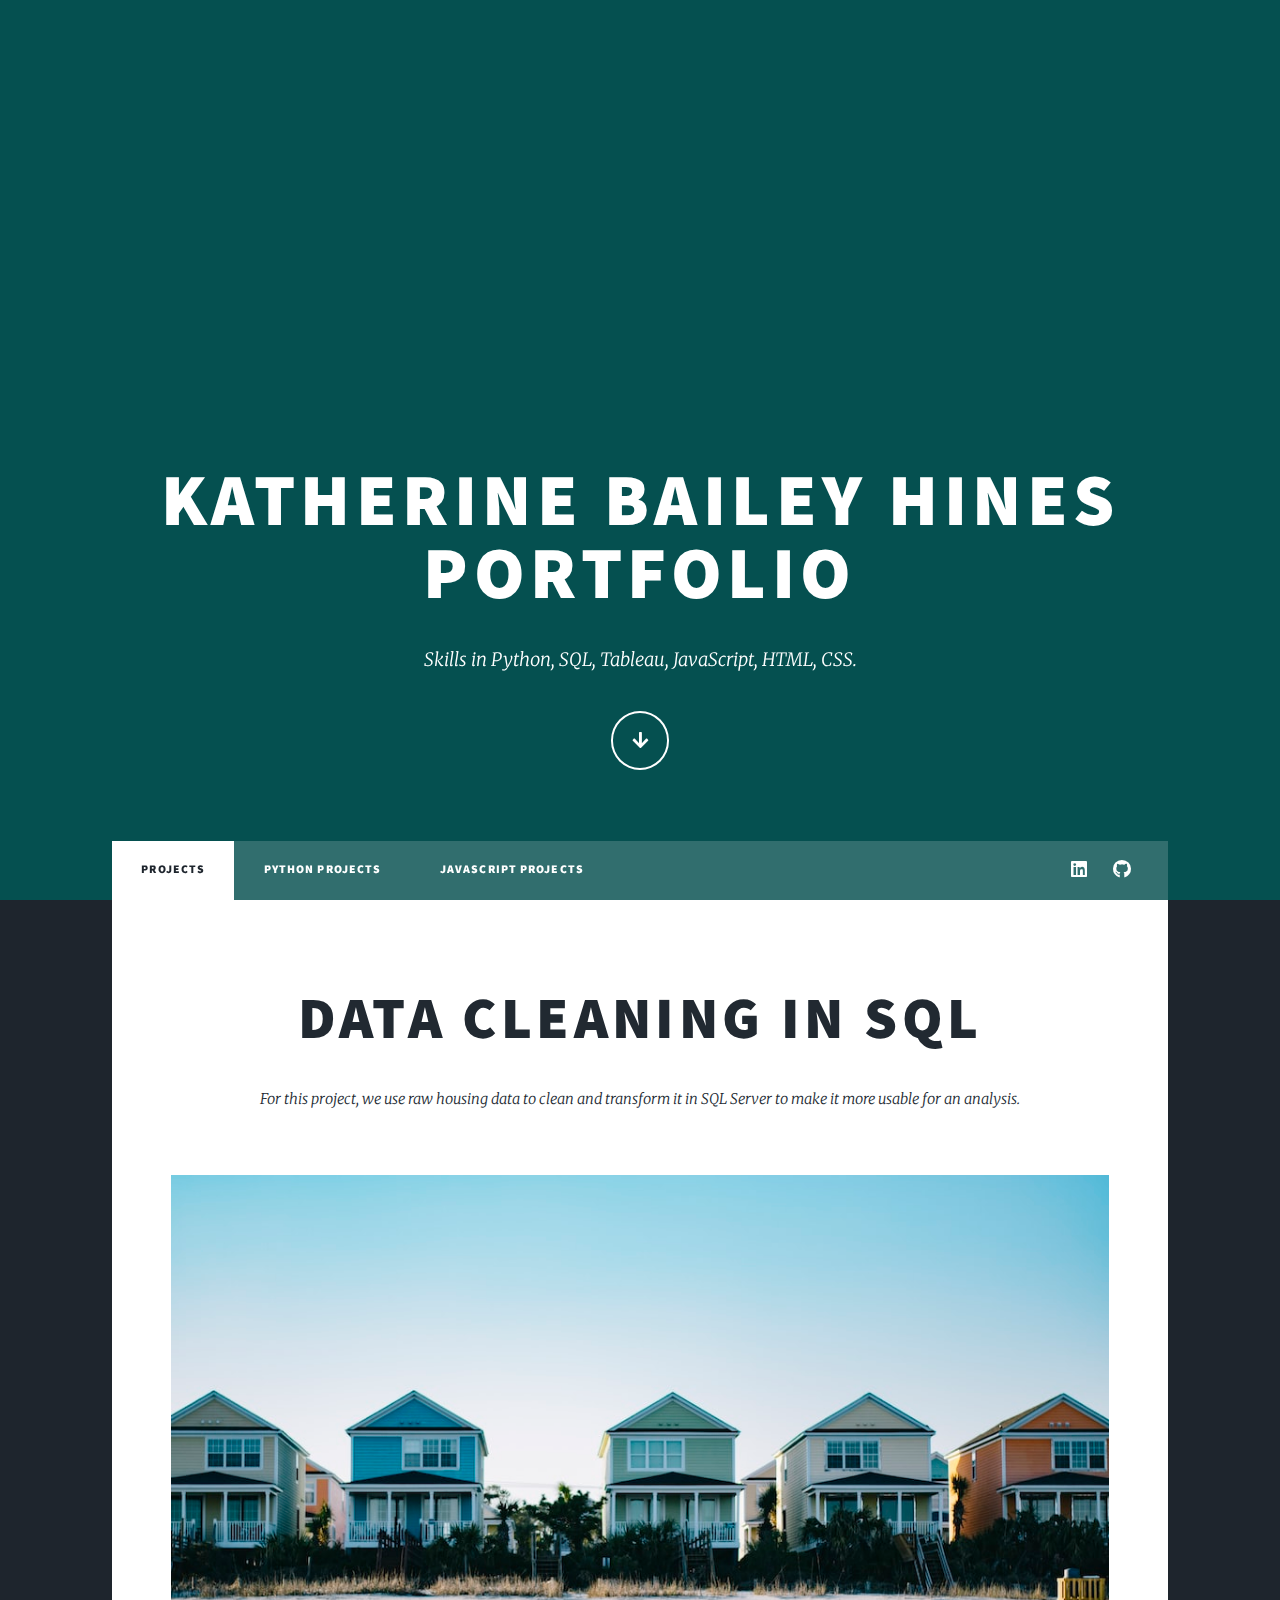
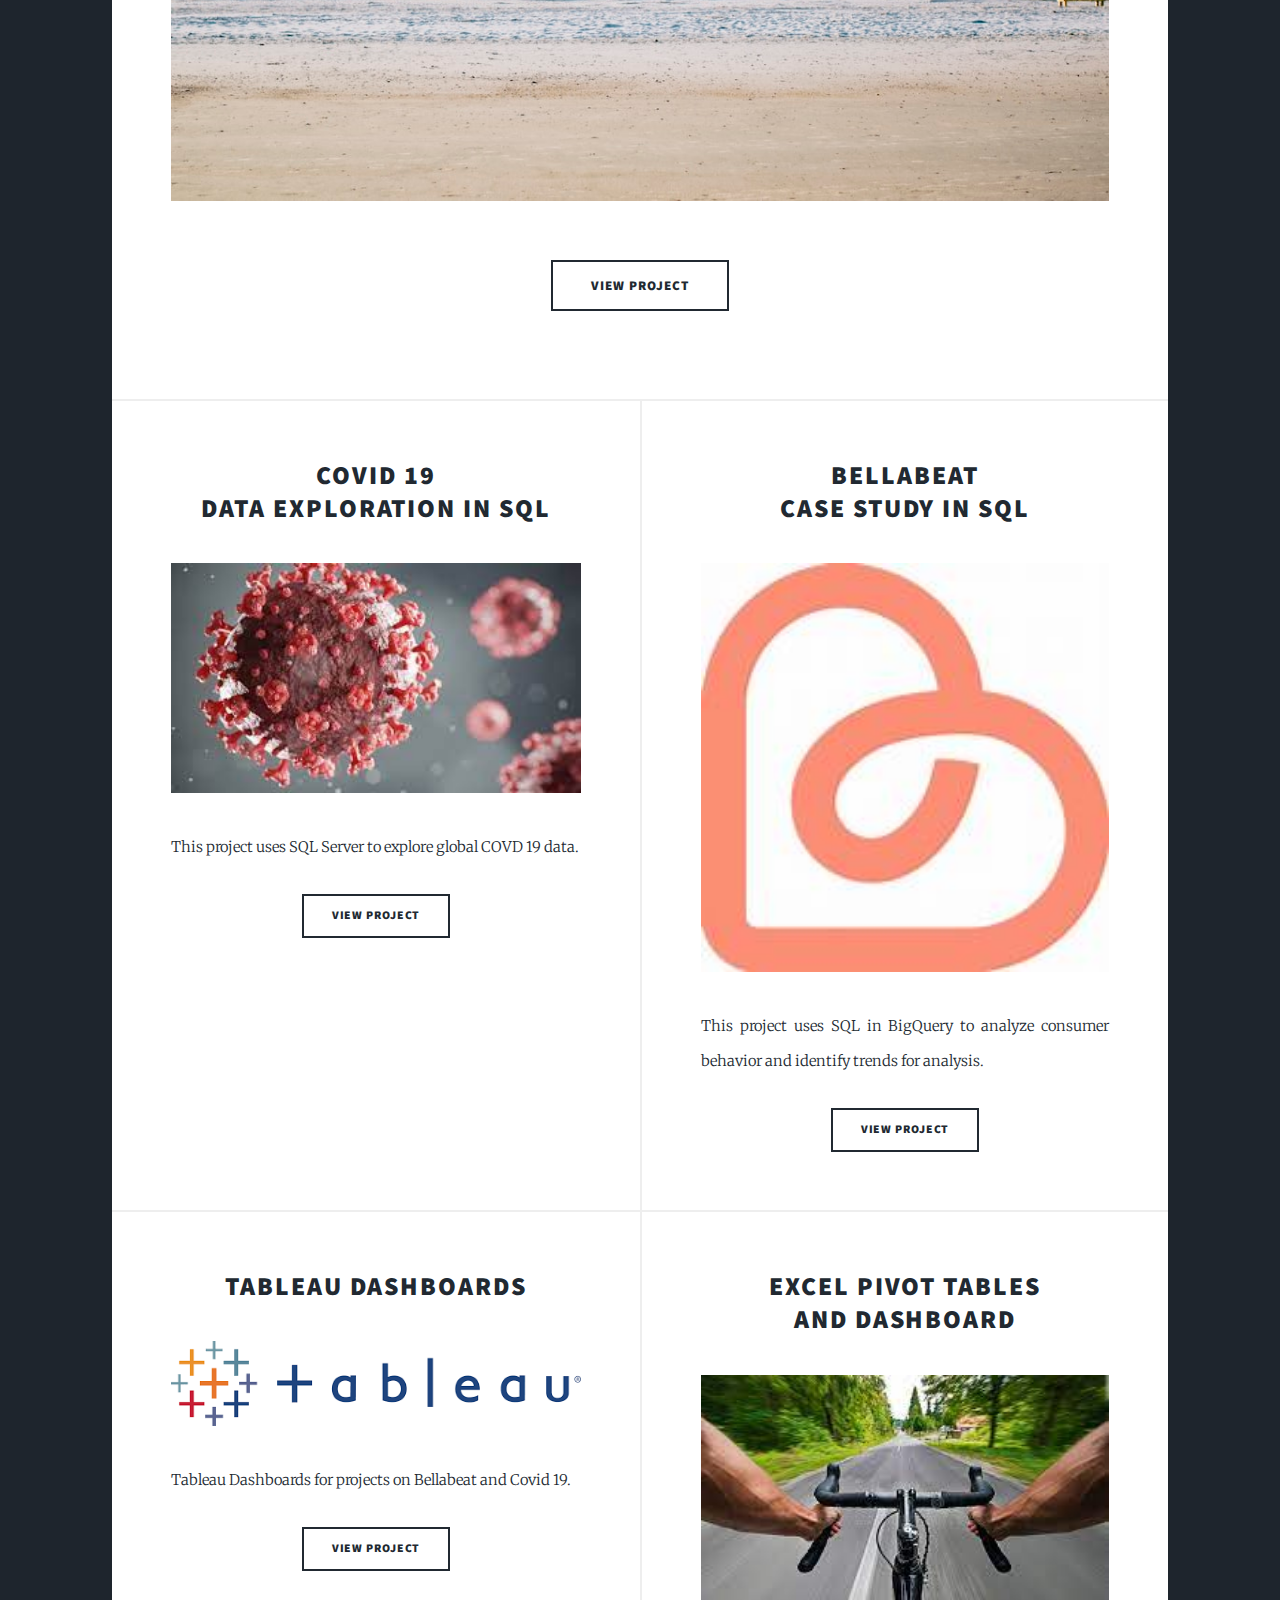
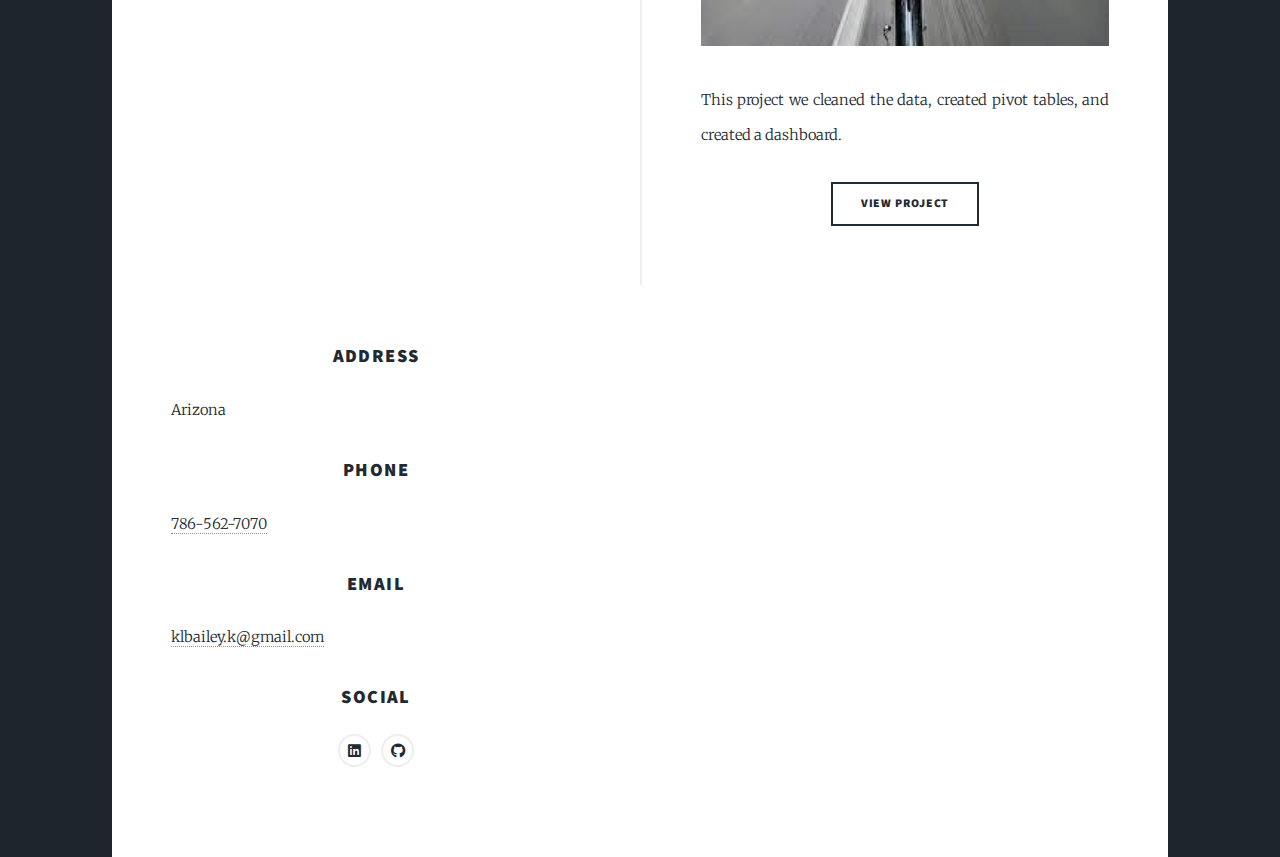
<file: index.html>
<!DOCTYPE HTML>
<!--
	Massively by HTML5 UP
	html5up.net | @ajlkn
	Free for personal and commercial use under the CCA 3.0 license (html5up.net/license)
-->
<html>
	<head>
		<title>Katherine Bailey Hines Analyst Portfolio</title>
		<meta charset="utf-8" />
		<meta name="viewport" content="width=device-width, initial-scale=1, user-scalable=no" />
		<link rel="stylesheet" href="assets/css/main.css" />
		<noscript><link rel="stylesheet" href="assets/css/noscript.css" /></noscript>
	</head>
	<body class="is-preload">

		<!-- Wrapper -->
			<div id="wrapper" class="fade-in">

				<!-- Intro -->
					<div id="intro">
						<h1>Katherine Bailey Hines Portfolio<br />
						</h1>
						<p>Skills in Python, SQL, Tableau, JavaScript, HTML, CSS</a>.</p>
						<ul class="actions">
							<li><a href="#header" class="button icon solid solo fa-arrow-down scrolly">Continue</a></li>
						</ul>
					</div>

				<!-- Header -->
					<header id="header">
						<a href="index.html" class="logo">Bailey Hines</a>
					</header>

				<!-- Nav -->
					<nav id="nav">
						<ul class="links">
							<li class="active">
								<a href="index.html">Projects</a>
							</li>
							<li>
								<a href="Python Projects.html">Python Projects</a>
							</li>	
							<li>
								<a href="Javascript.html">Javascript Projects</a>
							</li>						
						</ul>
												<ul class="icons">
							
							<li><a href="https://www.linkedin.com/in/katherine-bailey-hines-011049257/" class="icon brands alt fa-linkedin"><span class="label"><fa-linkedin></fa-linkedin></span></a></li>
							<li><a href="https://github.com/klbailey" class="icon brands alt fa-github"><span class="label">GitHub</span></a></li>
						</ul>
					</nav>

				<!-- Main -->
					<div id="main">

						<!-- Featured Post -->
							<article class="post featured">
								<header class="major">
									
									<h2><a href="#">Data Cleaning in SQL<br />
									</a></h2>
									<p>For this project, we use raw housing data to clean and transform it in SQL Server to make it more usable for an analysis.</p>
								</header>
								<a href="#" class="image main"><img src="images/beach_houses.jpg" alt="" /></a>
								<ul class="actions special">
									<li><a href="https://github.com/klbailey/PortfolioProjects/blob/main/Data%20Cleaning%20SQL.sql" class="button large">View Project</a></li>
								</ul>
							</article>

						<!-- Posts -->
							<section class="posts">
								<article>
									<header>
										
										<h2><a href="#">Covid 19<br />
										Data Exploration in SQL</a></h2>
									</header>
									<a href="#" class="image fit"><img src="images/Covid_photo.jpg" alt="" /></a>
									<p>This project uses SQL Server to explore global COVD 19 data.</p>
									<ul class="actions special">
										<li><a href="https://github.com/klbailey/PortfolioProjects/blob/main/Covid_Project.sql" class="button">View Project</a></li>
									</ul>
								</article>
								<article>
									<header>
										
										<h2><a href="#">Bellabeat<br />
										Case Study in SQL</a></h2>
									</header>
									<a href="#" class="image fit"><img src="images/Bellabeat_photo.jpg" alt="" /></a>
									<p>This project uses SQL in BigQuery to analyze consumer behavior and identify trends for analysis.</p>
									<ul class="actions special">
										<li><a href="https://github.com/klbailey/Bellabeat/blob/main/sql%20code.docx" class="button">View Project</a></li>
									</ul>
								</article>
								<article>
									<header>
										
										<h2><a href="#">Tableau Dashboards<br />
										</a></h2>
									</header>
									<a href="#" class="image fit"><img src="images/Tableau_photo.png" alt="" /></a>
									<p>Tableau Dashboards for projects on Bellabeat and Covid 19.</p>
									<ul class="actions special">
										<li><a href="https://public.tableau.com/app/profile/katherine.bailey.hines" class="button">View Project</a></li>
									</ul>
								</article>
								<article>
									<header>
										
										<h2><a href="#">Excel Pivot Tables<br />
										and Dashboard</a></h2>
									</header>
									<a href="#" class="image fit"><img src="images/bike.jpg" alt="" /></a>
									<p>This project we cleaned the data, created pivot tables, and created a dashboard.</p>
									<ul class="actions special">
										<li><a href="https://github.com/klbailey/PortfolioProjects/blob/main/Excel%20Project%20Dataset%20(1).xlsx" class="button">View Project</a></li>
									</ul>
								</article>


						<section class="split contact">
							<section class="alt">
								<h3>Address</h3>
								<p>Arizona</p>
							</section>
							<section>
								<h3>Phone</h3>
								<p><a href="#">786-562-7070</a></p>
							</section>
							<section>
								<h3>Email</h3>
								<p><a href="#">klbailey.k@gmail.com</a></p>
							</section>
							<section>
								<h3>Social</h3>
								<ul class="icons alt">
									<li><a href="https://www.linkedin.com/in/katherine-bailey-hines-011049257/" class="icon brands alt fa-linkedin"><span class="label"><fa-linkedin></fa-linkedin></span></a></li>
									<li><a href="https://github.com/klbailey" class="icon brands alt fa-github"><span class="label">GitHub</span></a></li>
								</ul>
							</section>
						</section>
					</footer>

				<!-- Copyright -->
					<div id="copyright">
						<ul><li>&copy; Kathy Bailey Hines</li><li>Design: <a href="https://html5up.net">HTML5 UP</a></li></ul>
					</div>

			</div>

		<!-- Scripts -->
			<script src="assets/js/jquery.min.js"></script>
			<script src="assets/js/jquery.scrollex.min.js"></script>
			<script src="assets/js/jquery.scrolly.min.js"></script>
			<script src="assets/js/browser.min.js"></script>
			<script src="assets/js/breakpoints.min.js"></script>
			<script src="assets/js/util.js"></script>
			<script src="assets/js/main.js"></script>

	</body>
</html>
</file>
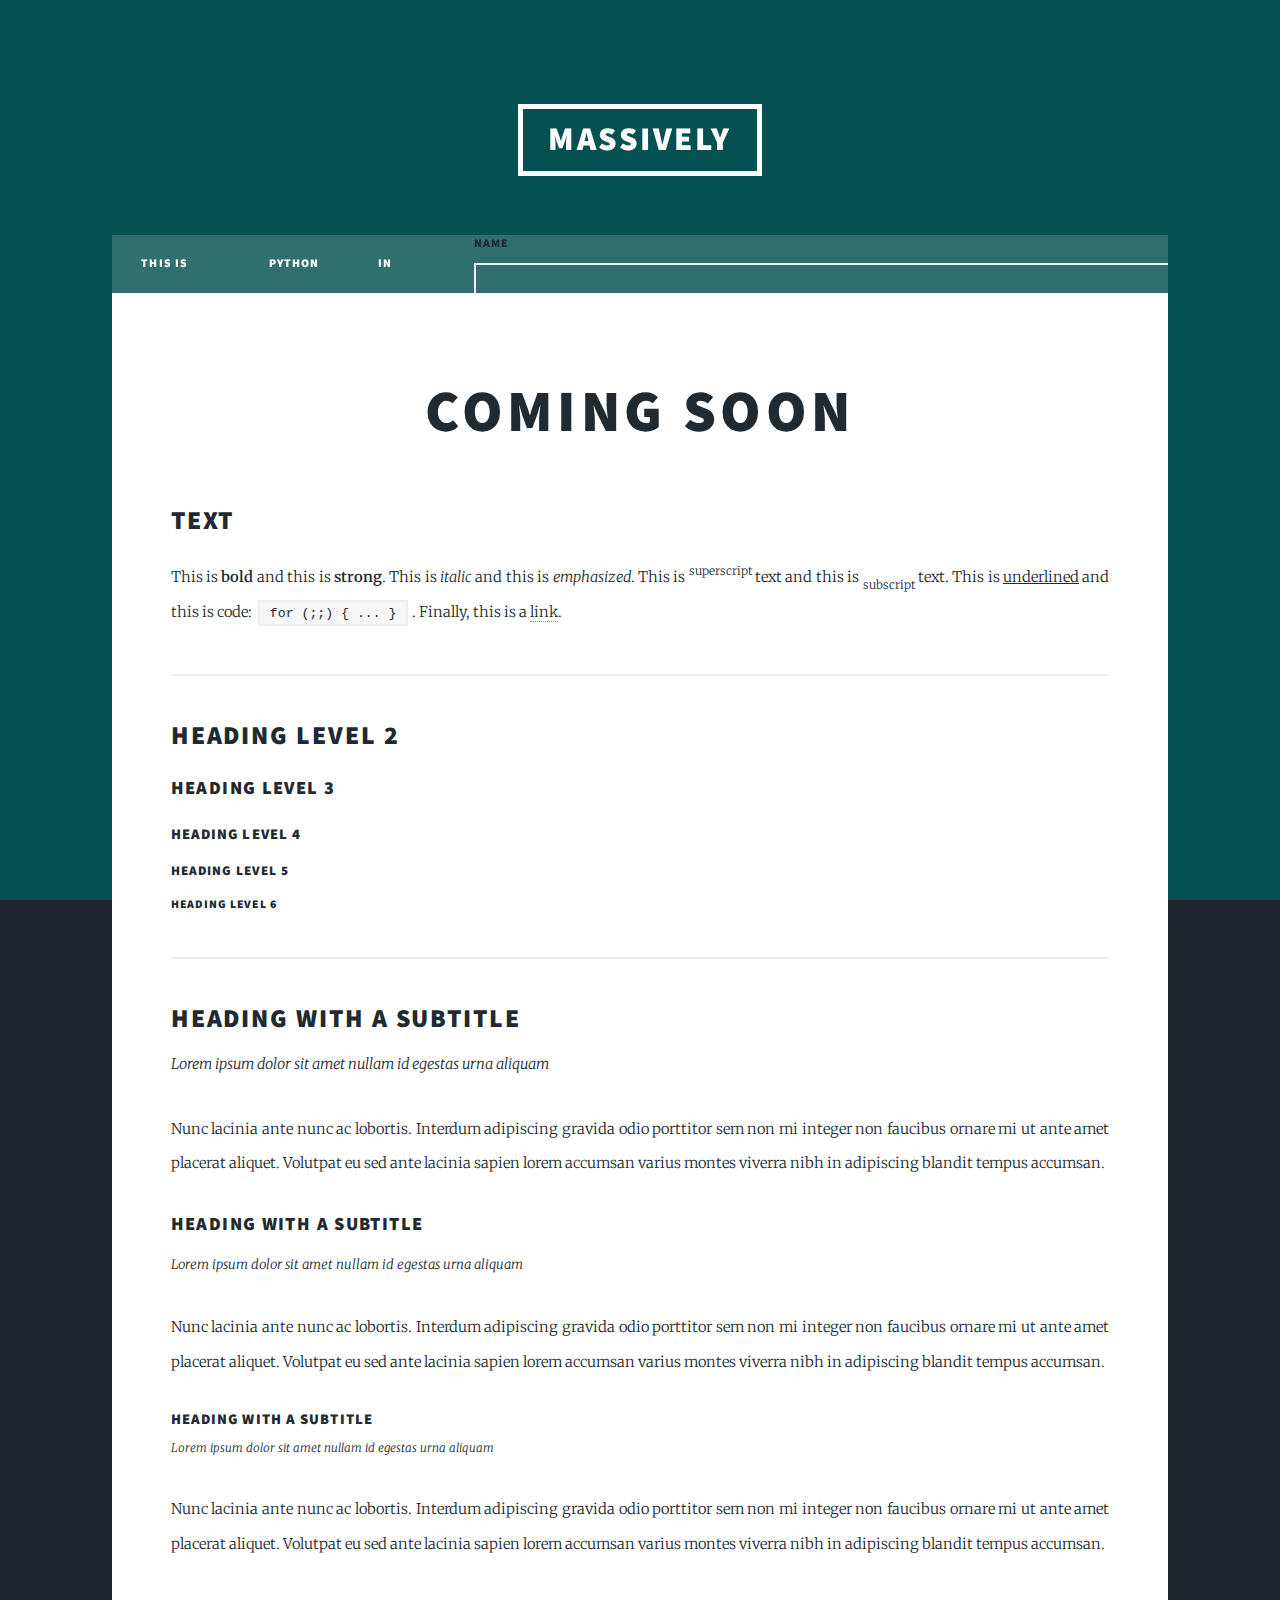
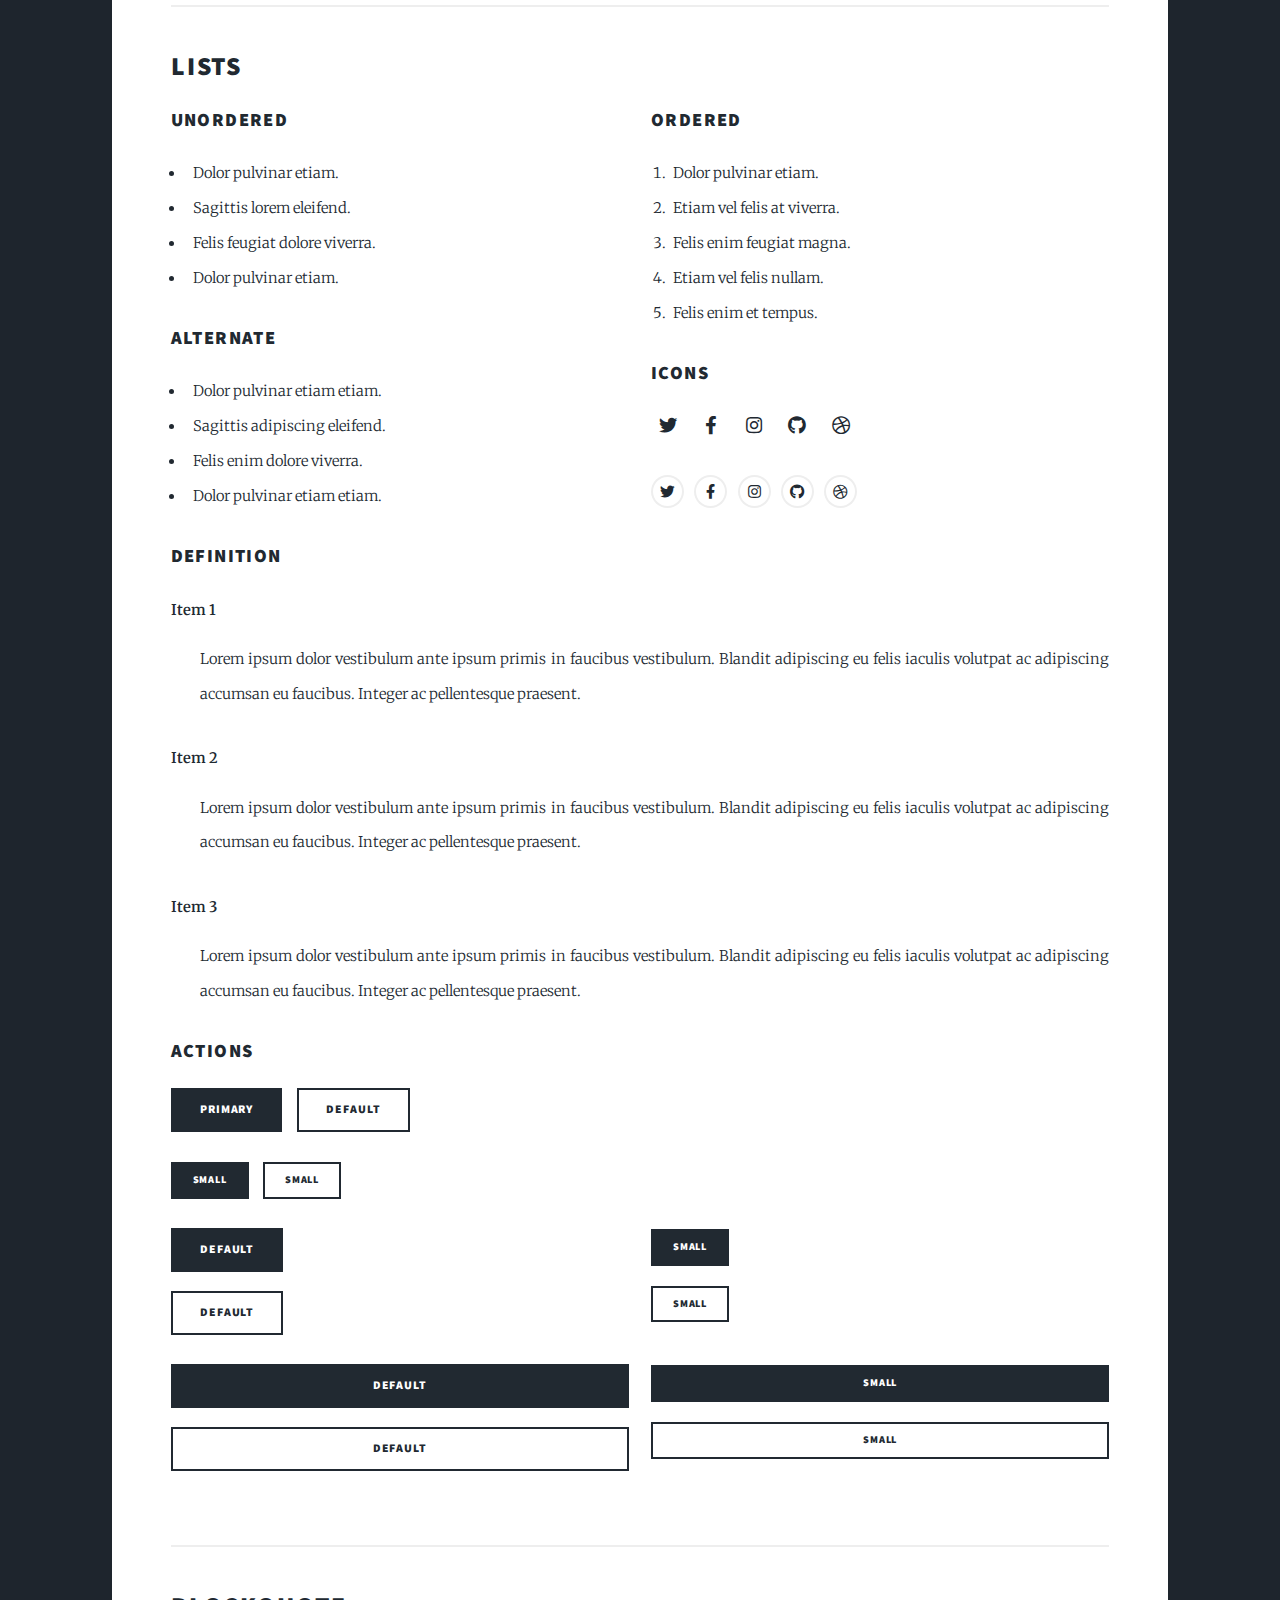
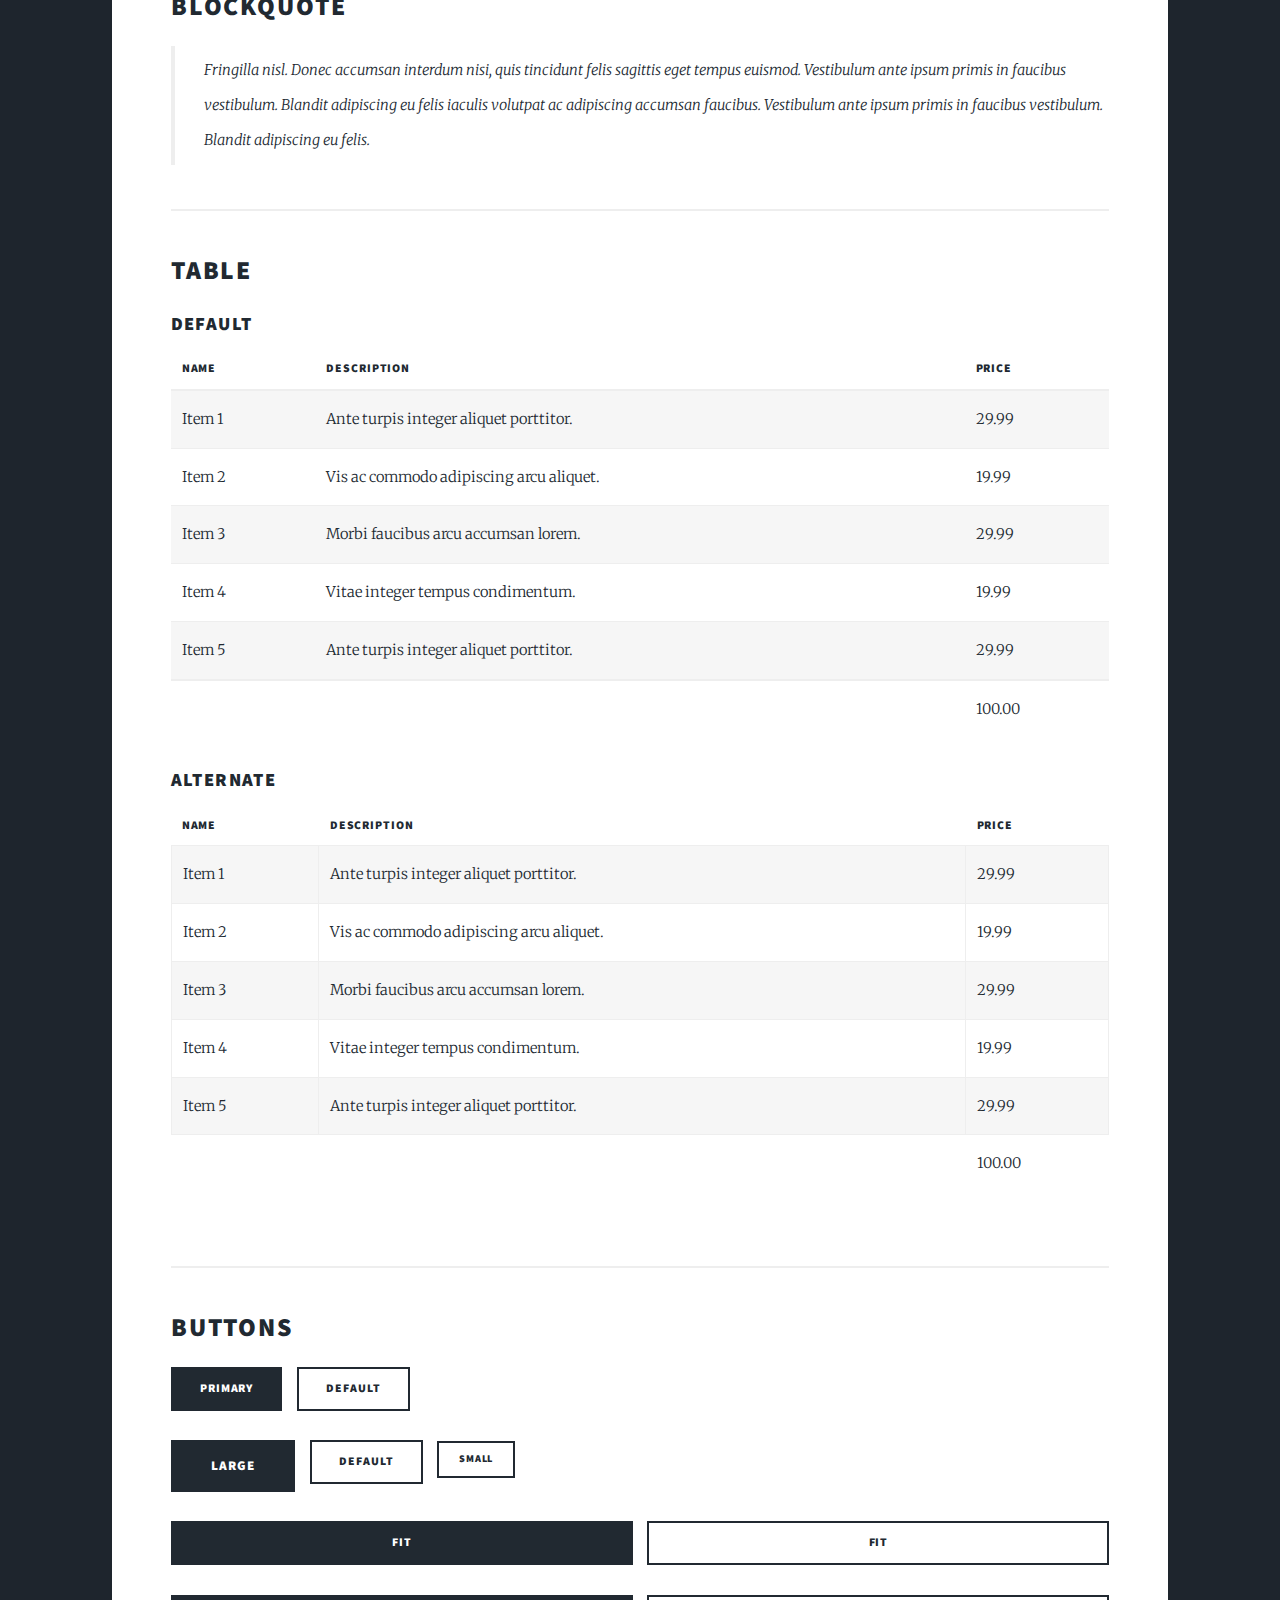
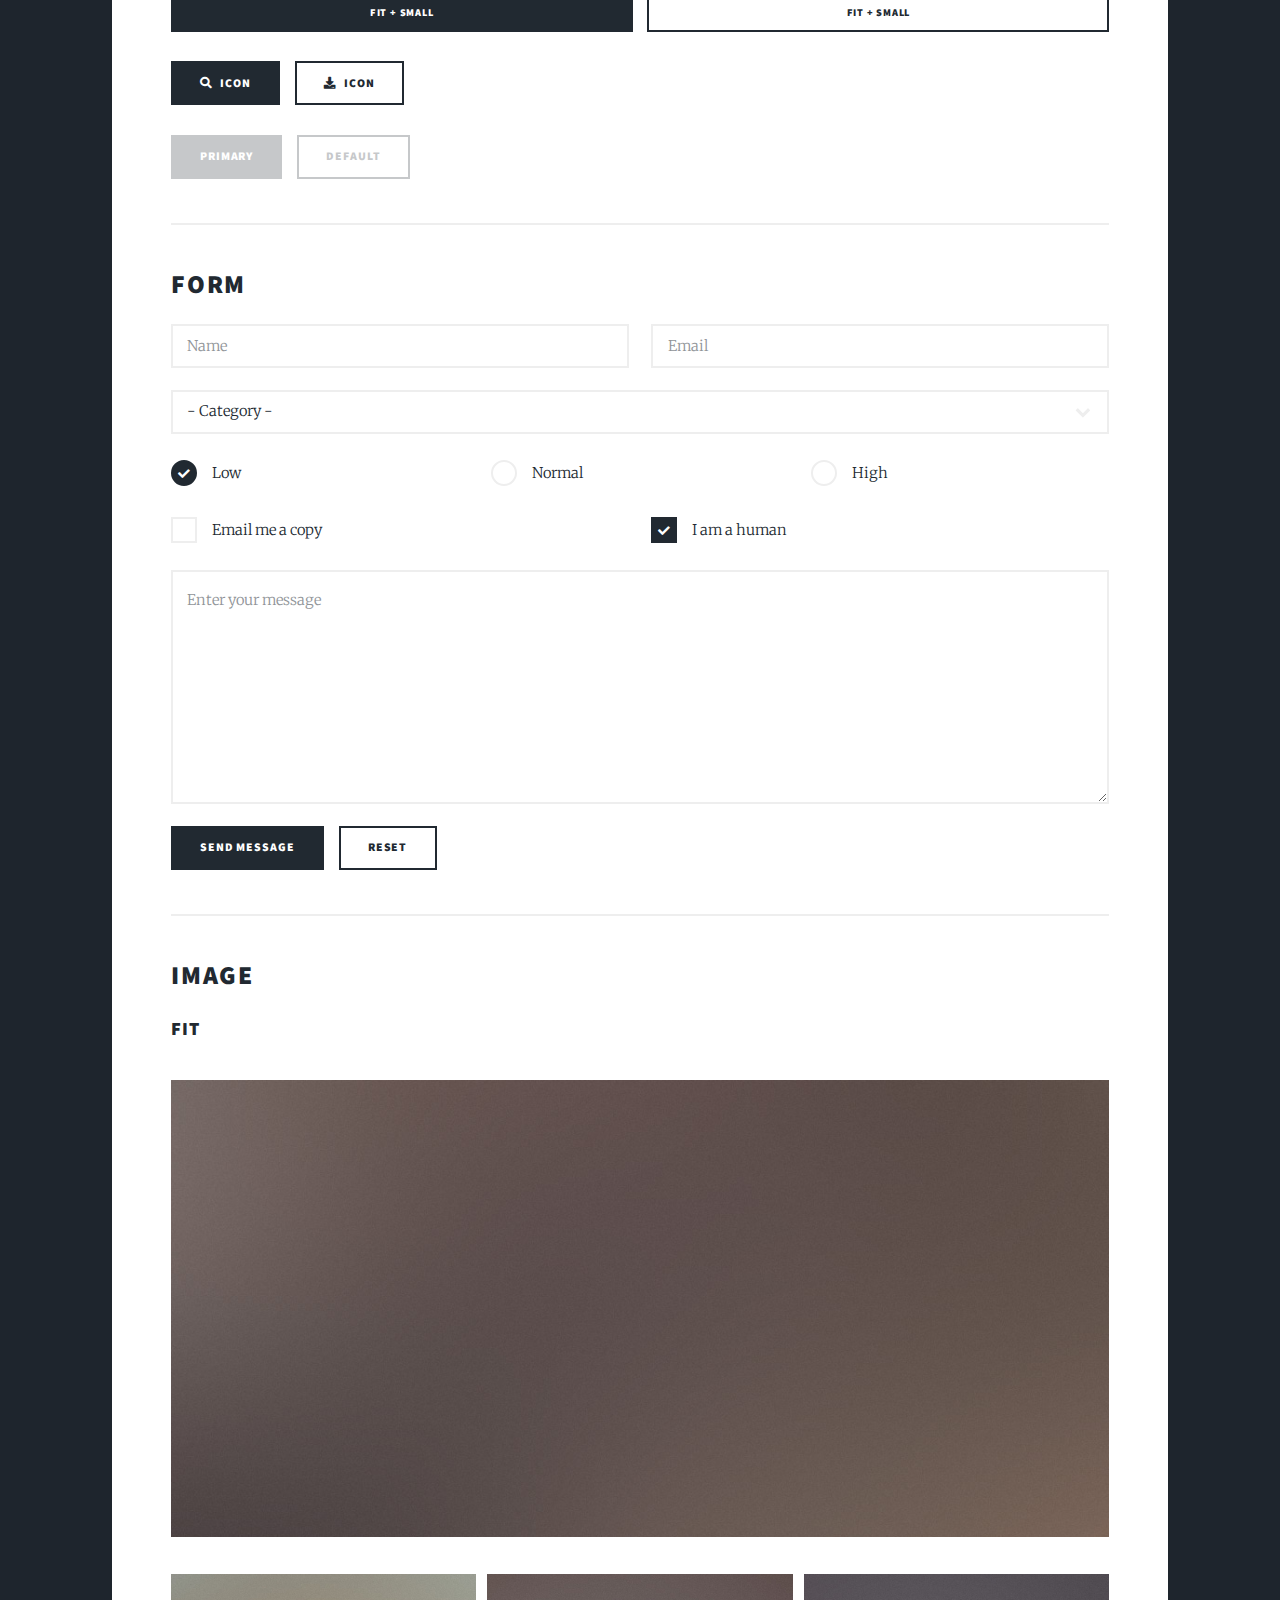
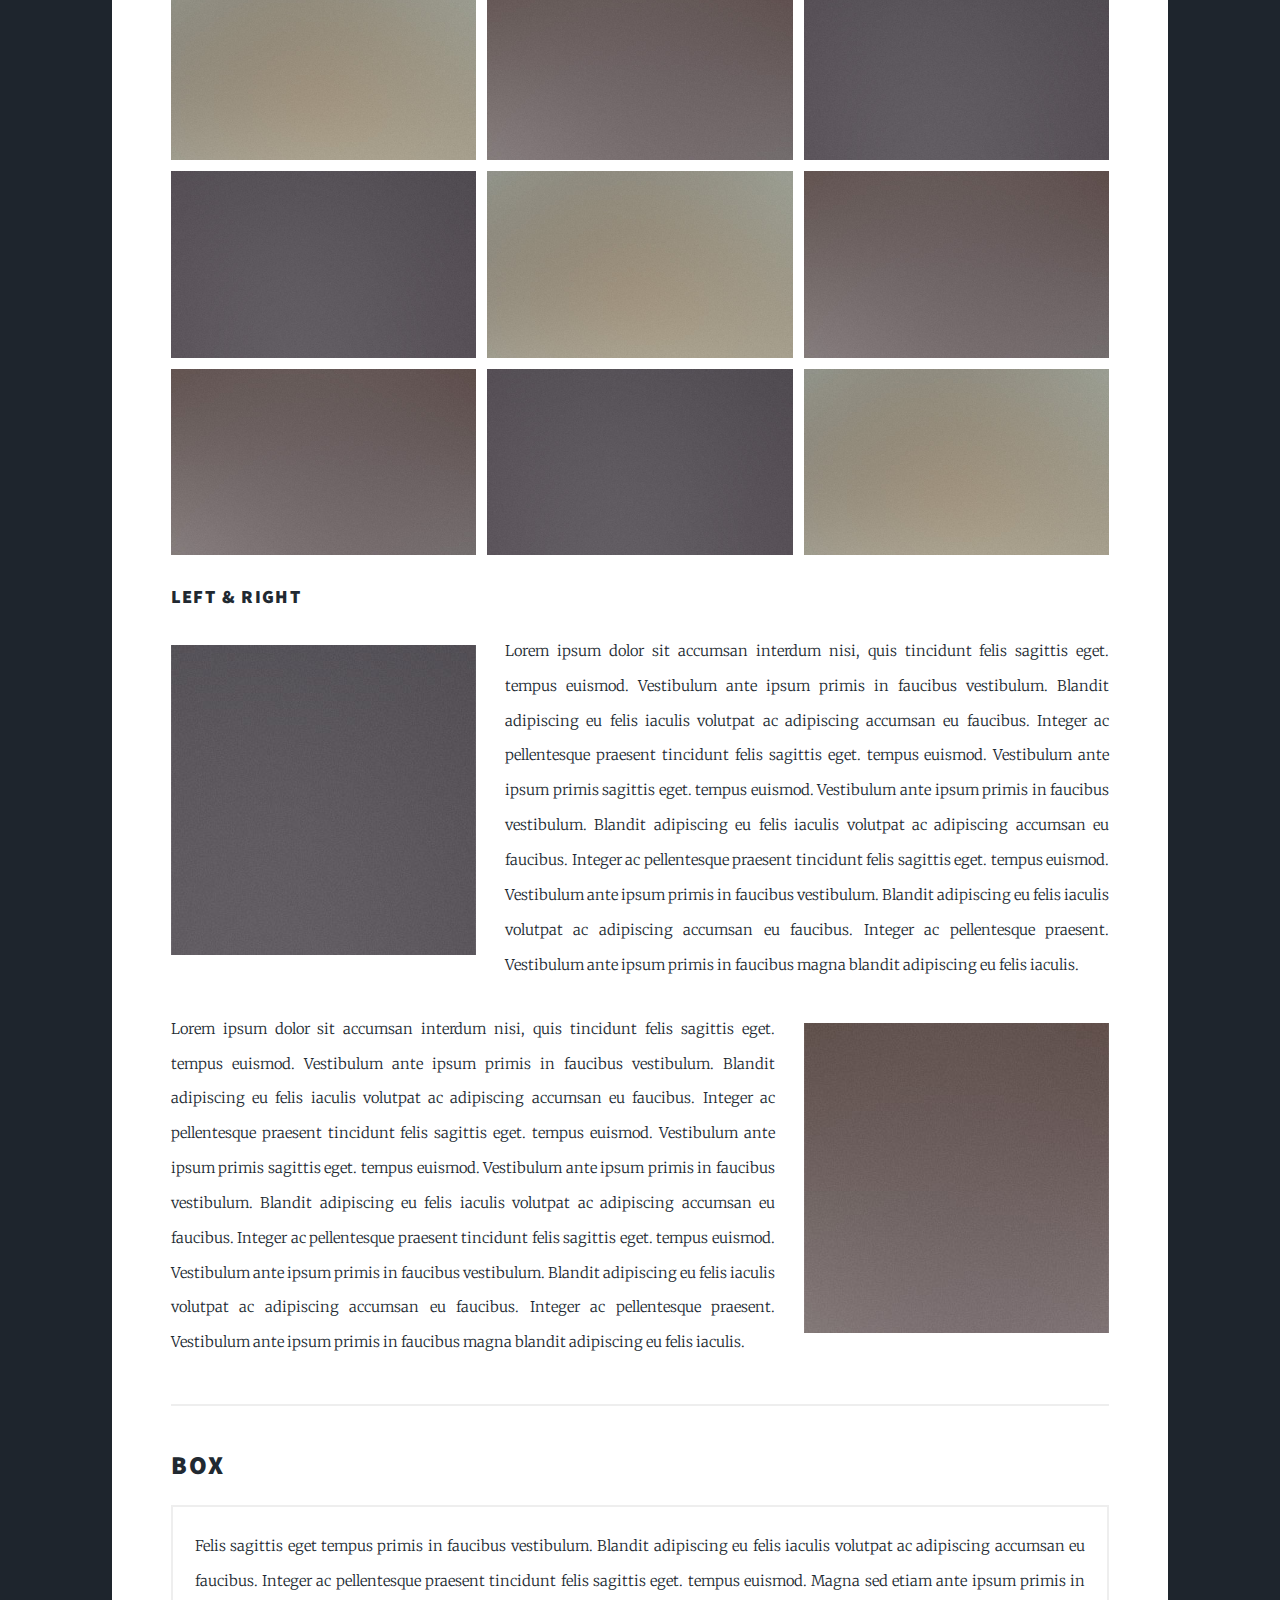
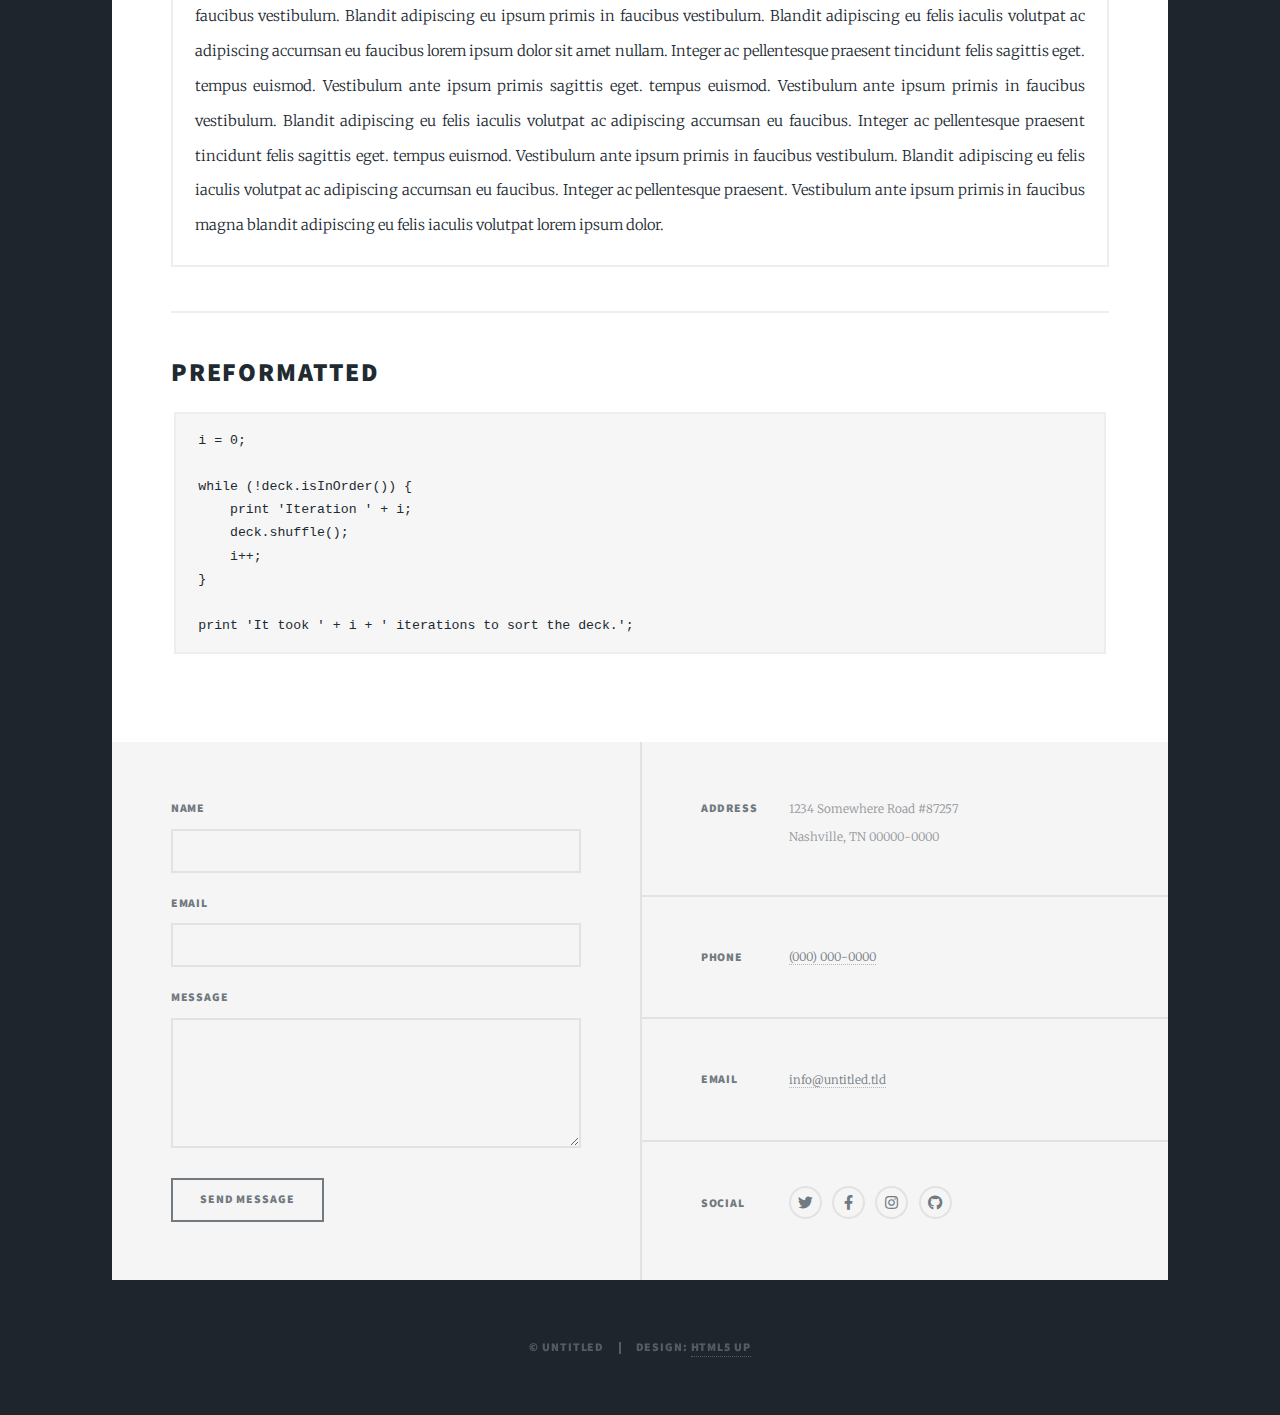
<file: Coming Soon.html>
<!DOCTYPE HTML>
<!--
	Massively by HTML5 UP
	html5up.net | @ajlkn
	Free for personal and commercial use under the CCA 3.0 license (html5up.net/license)
-->
<html>
	<head>
		<title>Elements Page -  Reference - Massively by HTML5 UP</title>
		<meta charset="utf-8" />
		<meta name="viewport" content="width=device-width, initial-scale=1, user-scalable=no" />
		<link rel="stylesheet" href="assets/css/main.css" />
		<noscript><link rel="stylesheet" href="assets/css/noscript.css" /></noscript>
	</head>
	<body class="is-preload">

		<!-- Wrapper -->
			<div id="wrapper">

				<!-- Header -->
					<header id="header">
						<a href="index.html" class="logo">Massively</a>
					</header>

				<!-- Nav -->
					<nav id="nav">
						<ul class="links">
							<li><a href="index.html">This is Massively</a></li>
							<li><a href="Python Projects.html">Python Page</a></li>
							<li><a href="Coming Soon.html">In Progress</a></li>
						</ul>
						<ul class="icons">
							<section>
							<form method="post" action="#">
								<div class="fields">
									<div class="field">
										<label for="name">Name</label>
										<input type="text" name="name" id="name" />
									</div>
									<div class="field">
										<label for="email">Email</label>
										<input type="text" name="email" id="email" />
									</div>
									<div class="field">
										<label for="message">Message</label>
										<textarea name="message" id="message" rows="3"></textarea>
									</div>
								</div>
								<ul class="actions">
									<li><input type="submit" value="Send Message" /></li>
								</ul>
							</form>
						</section>
							<li><a href="https://www.linkedin.com/in/katherine-bailey-hines-011049257/" class="icon brands alt fa-linkedin"><span class="label"><fa-linkedin></fa-linkedin></span></a></li>
							<li><a href="#" class="icon brands fa-github"><span class="label">GitHub</span></a></li>
						</ul>
					</nav>

				<!-- Main -->
					<div id="main">

						<!-- Post -->
							<section class="post">
								<header class="major">
									<h1>Coming Soon<br /></h1>
								</header>

								<!-- Text stuff -->
									<h2>Text</h2>
									<p>This is <b>bold</b> and this is <strong>strong</strong>. This is <i>italic</i> and this is <em>emphasized</em>.
									This is <sup>superscript</sup> text and this is <sub>subscript</sub> text.
									This is <u>underlined</u> and this is code: <code>for (;;) { ... }</code>.
									Finally, this is a <a href="#">link</a>.</p>
									<hr />
									<h2>Heading Level 2</h2>
									<h3>Heading Level 3</h3>
									<h4>Heading Level 4</h4>
									<h5>Heading Level 5</h5>
									<h6>Heading Level 6</h6>
									<hr />
									<header>
										<h2>Heading with a Subtitle</h2>
										<p>Lorem ipsum dolor sit amet nullam id egestas urna aliquam</p>
									</header>
									<p>Nunc lacinia ante nunc ac lobortis. Interdum adipiscing gravida odio porttitor sem non mi integer non faucibus ornare mi ut ante amet placerat aliquet. Volutpat eu sed ante lacinia sapien lorem accumsan varius montes viverra nibh in adipiscing blandit tempus accumsan.</p>
									<header>
										<h3>Heading with a Subtitle</h3>
										<p>Lorem ipsum dolor sit amet nullam id egestas urna aliquam</p>
									</header>
									<p>Nunc lacinia ante nunc ac lobortis. Interdum adipiscing gravida odio porttitor sem non mi integer non faucibus ornare mi ut ante amet placerat aliquet. Volutpat eu sed ante lacinia sapien lorem accumsan varius montes viverra nibh in adipiscing blandit tempus accumsan.</p>
									<header>
										<h4>Heading with a Subtitle</h4>
										<p>Lorem ipsum dolor sit amet nullam id egestas urna aliquam</p>
									</header>
									<p>Nunc lacinia ante nunc ac lobortis. Interdum adipiscing gravida odio porttitor sem non mi integer non faucibus ornare mi ut ante amet placerat aliquet. Volutpat eu sed ante lacinia sapien lorem accumsan varius montes viverra nibh in adipiscing blandit tempus accumsan.</p>

									<hr />

								<!-- Lists -->
									<h2>Lists</h2>
									<div class="row">
										<div class="col-6 col-12-small">

											<h3>Unordered</h3>
											<ul>
												<li>Dolor pulvinar etiam.</li>
												<li>Sagittis lorem eleifend.</li>
												<li>Felis feugiat dolore viverra.</li>
												<li>Dolor pulvinar etiam.</li>
											</ul>

											<h3>Alternate</h3>
											<ul class="alt">
												<li>Dolor pulvinar etiam etiam.</li>
												<li>Sagittis adipiscing eleifend.</li>
												<li>Felis enim dolore viverra.</li>
												<li>Dolor pulvinar etiam etiam.</li>
											</ul>

										</div>
										<div class="col-6 col-12-small">

											<h3>Ordered</h3>
											<ol>
												<li>Dolor pulvinar etiam.</li>
												<li>Etiam vel felis at viverra.</li>
												<li>Felis enim feugiat magna.</li>
												<li>Etiam vel felis nullam.</li>
												<li>Felis enim et tempus.</li>
											</ol>

											<h3>Icons</h3>
											<ul class="icons">
												<li><a href="#" class="icon brands fa-twitter"><span class="label">Twitter</span></a></li>
												<li><a href="#" class="icon brands fa-facebook-f"><span class="label">Facebook</span></a></li>
												<li><a href="#" class="icon brands fa-instagram"><span class="label">Instagram</span></a></li>
												<li><a href="#" class="icon brands fa-github"><span class="label">Github</span></a></li>
												<li><a href="#" class="icon brands fa-dribbble"><span class="label">Dribbble</span></a></li>
											</ul>
											<ul class="icons alt">
												<li><a href="#" class="icon brands alt fa-twitter"><span class="label">Twitter</span></a></li>
												<li><a href="#" class="icon brands alt fa-facebook-f"><span class="label">Facebook</span></a></li>
												<li><a href="#" class="icon brands alt fa-instagram"><span class="label">Instagram</span></a></li>
												<li><a href="#" class="icon brands alt fa-github"><span class="label">Github</span></a></li>
												<li><a href="#" class="icon brands alt fa-dribbble"><span class="label">Dribbble</span></a></li>
											</ul>

										</div>
									</div>
									<h3>Definition</h3>
									<dl>
										<dt>Item 1</dt>
										<dd>
											<p>Lorem ipsum dolor vestibulum ante ipsum primis in faucibus vestibulum. Blandit adipiscing eu felis iaculis volutpat ac adipiscing accumsan eu faucibus. Integer ac pellentesque praesent.</p>
										</dd>
										<dt>Item 2</dt>
										<dd>
											<p>Lorem ipsum dolor vestibulum ante ipsum primis in faucibus vestibulum. Blandit adipiscing eu felis iaculis volutpat ac adipiscing accumsan eu faucibus. Integer ac pellentesque praesent.</p>
										</dd>
										<dt>Item 3</dt>
										<dd>
											<p>Lorem ipsum dolor vestibulum ante ipsum primis in faucibus vestibulum. Blandit adipiscing eu felis iaculis volutpat ac adipiscing accumsan eu faucibus. Integer ac pellentesque praesent.</p>
										</dd>
									</dl>

									<h3>Actions</h3>
									<ul class="actions">
										<li><a href="#" class="button primary">Primary</a></li>
										<li><a href="#" class="button">Default</a></li>
									</ul>
									<ul class="actions small">
										<li><a href="#" class="button primary small">Small</a></li>
										<li><a href="#" class="button small">Small</a></li>
									</ul>
									<div class="row">
										<div class="col-6 col-12-small">
											<ul class="actions stacked">
												<li><a href="#" class="button primary">Default</a></li>
												<li><a href="#" class="button">Default</a></li>
											</ul>
										</div>
										<div class="col-6 col-12-small">
											<ul class="actions stacked">
												<li><a href="#" class="button primary small">Small</a></li>
												<li><a href="#" class="button small">Small</a></li>
											</ul>
										</div>
									</div>
									<div class="row">
										<div class="col-6 col-12-small">
											<ul class="actions stacked">
												<li><a href="#" class="button primary fit">Default</a></li>
												<li><a href="#" class="button fit">Default</a></li>
											</ul>
										</div>
										<div class="col-6 col-12-small">
											<ul class="actions stacked">
												<li><a href="#" class="button primary small fit">Small</a></li>
												<li><a href="#" class="button small fit">Small</a></li>
											</ul>
										</div>
									</div>

									<hr />

								<!-- Blockquote -->
									<h2>Blockquote</h2>
									<blockquote>Fringilla nisl. Donec accumsan interdum nisi, quis tincidunt felis sagittis eget tempus euismod. Vestibulum ante ipsum primis in faucibus vestibulum. Blandit adipiscing eu felis iaculis volutpat ac adipiscing accumsan faucibus. Vestibulum ante ipsum primis in faucibus vestibulum. Blandit adipiscing eu felis.</blockquote>

									<hr />

								<!-- Table -->
									<h2>Table</h2>

									<h3>Default</h3>
									<div class="table-wrapper">
										<table>
											<thead>
												<tr>
													<th>Name</th>
													<th>Description</th>
													<th>Price</th>
												</tr>
											</thead>
											<tbody>
												<tr>
													<td>Item 1</td>
													<td>Ante turpis integer aliquet porttitor.</td>
													<td>29.99</td>
												</tr>
												<tr>
													<td>Item 2</td>
													<td>Vis ac commodo adipiscing arcu aliquet.</td>
													<td>19.99</td>
												</tr>
												<tr>
													<td>Item 3</td>
													<td> Morbi faucibus arcu accumsan lorem.</td>
													<td>29.99</td>
												</tr>
												<tr>
													<td>Item 4</td>
													<td>Vitae integer tempus condimentum.</td>
													<td>19.99</td>
												</tr>
												<tr>
													<td>Item 5</td>
													<td>Ante turpis integer aliquet porttitor.</td>
													<td>29.99</td>
												</tr>
											</tbody>
											<tfoot>
												<tr>
													<td colspan="2"></td>
													<td>100.00</td>
												</tr>
											</tfoot>
										</table>
									</div>

									<h3>Alternate</h3>
									<div class="table-wrapper">
										<table class="alt">
											<thead>
												<tr>
													<th>Name</th>
													<th>Description</th>
													<th>Price</th>
												</tr>
											</thead>
											<tbody>
												<tr>
													<td>Item 1</td>
													<td>Ante turpis integer aliquet porttitor.</td>
													<td>29.99</td>
												</tr>
												<tr>
													<td>Item 2</td>
													<td>Vis ac commodo adipiscing arcu aliquet.</td>
													<td>19.99</td>
												</tr>
												<tr>
													<td>Item 3</td>
													<td> Morbi faucibus arcu accumsan lorem.</td>
													<td>29.99</td>
												</tr>
												<tr>
													<td>Item 4</td>
													<td>Vitae integer tempus condimentum.</td>
													<td>19.99</td>
												</tr>
												<tr>
													<td>Item 5</td>
													<td>Ante turpis integer aliquet porttitor.</td>
													<td>29.99</td>
												</tr>
											</tbody>
											<tfoot>
												<tr>
													<td colspan="2"></td>
													<td>100.00</td>
												</tr>
											</tfoot>
										</table>
									</div>

									<hr />

								<!-- Buttons -->
									<h2>Buttons</h2>
									<ul class="actions">
										<li><a href="#" class="button primary">Primary</a></li>
										<li><a href="#" class="button">Default</a></li>
									</ul>
									<ul class="actions">
										<li><a href="#" class="button primary large">Large</a></li>
										<li><a href="#" class="button">Default</a></li>
										<li><a href="#" class="button small">Small</a></li>
									</ul>
									<ul class="actions fit">
										<li><a href="#" class="button primary fit">Fit</a></li>
										<li><a href="#" class="button fit">Fit</a></li>
									</ul>
									<ul class="actions fit small">
										<li><a href="#" class="button primary fit small">Fit + Small</a></li>
										<li><a href="#" class="button fit small">Fit + Small</a></li>
									</ul>
									<ul class="actions">
										<li><a href="#" class="button primary icon solid fa-search">Icon</a></li>
										<li><a href="#" class="button icon solid fa-download">Icon</a></li>
									</ul>
									<ul class="actions">
										<li><span class="button primary disabled">Primary</span></li>
										<li><span class="button disabled">Default</span></li>
									</ul>

									<hr />

								<!-- Form -->
									<h2>Form</h2>

									<form method="post" action="#">
										<div class="row gtr-uniform">
											<div class="col-6 col-12-xsmall">
												<input type="text" name="demo-name" id="demo-name" value="" placeholder="Name" />
											</div>
											<div class="col-6 col-12-xsmall">
												<input type="email" name="demo-email" id="demo-email" value="" placeholder="Email" />
											</div>
											<!-- Break -->
											<div class="col-12">
												<select name="demo-category" id="demo-category">
													<option value="">- Category -</option>
													<option value="1">Manufacturing</option>
													<option value="1">Shipping</option>
													<option value="1">Administration</option>
													<option value="1">Human Resources</option>
												</select>
											</div>
											<!-- Break -->
											<div class="col-4 col-12-small">
												<input type="radio" id="demo-priority-low" name="demo-priority" checked>
												<label for="demo-priority-low">Low</label>
											</div>
											<div class="col-4 col-12-small">
												<input type="radio" id="demo-priority-normal" name="demo-priority">
												<label for="demo-priority-normal">Normal</label>
											</div>
											<div class="col-4 col-12-small">
												<input type="radio" id="demo-priority-high" name="demo-priority">
												<label for="demo-priority-high">High</label>
											</div>
											<!-- Break -->
											<div class="col-6 col-12-small">
												<input type="checkbox" id="demo-copy" name="demo-copy">
												<label for="demo-copy">Email me a copy</label>
											</div>
											<div class="col-6 col-12-small">
												<input type="checkbox" id="demo-human" name="demo-human" checked>
												<label for="demo-human">I am a human</label>
											</div>
											<!-- Break -->
											<div class="col-12">
												<textarea name="demo-message" id="demo-message" placeholder="Enter your message" rows="6"></textarea>
											</div>
											<!-- Break -->
											<div class="col-12">
												<ul class="actions">
													<li><input type="submit" value="Send Message" class="primary" /></li>
													<li><input type="reset" value="Reset" /></li>
												</ul>
											</div>
										</div>
									</form>

									<hr />

								<!-- Image -->
									<h2>Image</h2>

									<h3>Fit</h3>
									<span class="image fit"><img src="images/pic01.jpg" alt="" /></span>
									<div class="box alt">
										<div class="row gtr-50 gtr-uniform">
											<div class="col-4"><span class="image fit"><img src="images/pic02.jpg" alt="" /></span></div>
											<div class="col-4"><span class="image fit"><img src="images/pic03.jpg" alt="" /></span></div>
											<div class="col-4"><span class="image fit"><img src="images/pic04.jpg" alt="" /></span></div>
											<!-- Break -->
											<div class="col-4"><span class="image fit"><img src="images/pic04.jpg" alt="" /></span></div>
											<div class="col-4"><span class="image fit"><img src="images/pic02.jpg" alt="" /></span></div>
											<div class="col-4"><span class="image fit"><img src="images/pic03.jpg" alt="" /></span></div>
											<!-- Break -->
											<div class="col-4"><span class="image fit"><img src="images/pic03.jpg" alt="" /></span></div>
											<div class="col-4"><span class="image fit"><img src="images/pic04.jpg" alt="" /></span></div>
											<div class="col-4"><span class="image fit"><img src="images/pic02.jpg" alt="" /></span></div>
										</div>
									</div>

									<h3>Left &amp; Right</h3>
									<p><span class="image left"><img src="images/pic08.jpg" alt="" /></span>Lorem ipsum dolor sit accumsan interdum nisi, quis tincidunt felis sagittis eget. tempus euismod. Vestibulum ante ipsum primis in faucibus vestibulum. Blandit adipiscing eu felis iaculis volutpat ac adipiscing accumsan eu faucibus. Integer ac pellentesque praesent tincidunt felis sagittis eget. tempus euismod. Vestibulum ante ipsum primis sagittis eget. tempus euismod. Vestibulum ante ipsum primis in faucibus vestibulum. Blandit adipiscing eu felis iaculis volutpat ac adipiscing accumsan eu faucibus. Integer ac pellentesque praesent tincidunt felis sagittis eget. tempus euismod. Vestibulum ante ipsum primis in faucibus vestibulum. Blandit adipiscing eu felis iaculis volutpat ac adipiscing accumsan eu faucibus. Integer ac pellentesque praesent. Vestibulum ante ipsum primis in faucibus magna blandit adipiscing eu felis iaculis.</p>
									<p><span class="image right"><img src="images/pic09.jpg" alt="" /></span>Lorem ipsum dolor sit accumsan interdum nisi, quis tincidunt felis sagittis eget. tempus euismod. Vestibulum ante ipsum primis in faucibus vestibulum. Blandit adipiscing eu felis iaculis volutpat ac adipiscing accumsan eu faucibus. Integer ac pellentesque praesent tincidunt felis sagittis eget. tempus euismod. Vestibulum ante ipsum primis sagittis eget. tempus euismod. Vestibulum ante ipsum primis in faucibus vestibulum. Blandit adipiscing eu felis iaculis volutpat ac adipiscing accumsan eu faucibus. Integer ac pellentesque praesent tincidunt felis sagittis eget. tempus euismod. Vestibulum ante ipsum primis in faucibus vestibulum. Blandit adipiscing eu felis iaculis volutpat ac adipiscing accumsan eu faucibus. Integer ac pellentesque praesent. Vestibulum ante ipsum primis in faucibus magna blandit adipiscing eu felis iaculis.</p>

									<hr />

								<!-- Box -->
									<h2>Box</h2>
									<div class="box">
										<p>Felis sagittis eget tempus primis in faucibus vestibulum. Blandit adipiscing eu felis iaculis volutpat ac adipiscing accumsan eu faucibus. Integer ac pellentesque praesent tincidunt felis sagittis eget. tempus euismod. Magna sed etiam ante ipsum primis in faucibus vestibulum. Blandit adipiscing eu ipsum primis in faucibus vestibulum. Blandit adipiscing eu felis iaculis volutpat ac adipiscing accumsan eu faucibus lorem ipsum dolor sit amet nullam. Integer ac pellentesque praesent tincidunt felis sagittis eget. tempus euismod. Vestibulum ante ipsum primis sagittis eget. tempus euismod. Vestibulum ante ipsum primis in faucibus vestibulum. Blandit adipiscing eu felis iaculis volutpat ac adipiscing accumsan eu faucibus. Integer ac pellentesque praesent tincidunt felis sagittis eget. tempus euismod. Vestibulum ante ipsum primis in faucibus vestibulum. Blandit adipiscing eu felis iaculis volutpat ac adipiscing accumsan eu faucibus. Integer ac pellentesque praesent. Vestibulum ante ipsum primis in faucibus magna blandit adipiscing eu felis iaculis volutpat lorem ipsum dolor.</p>
									</div>

									<hr />

								<!-- Preformatted Code -->
									<h2>Preformatted</h2>
									<pre><code>i = 0;

while (!deck.isInOrder()) {
    print 'Iteration ' + i;
    deck.shuffle();
    i++;
}

print 'It took ' + i + ' iterations to sort the deck.';
</code></pre>

							</section>

					</div>

				<!-- Footer -->
					<footer id="footer">
						<section>
							<form method="post" action="#">
								<div class="fields">
									<div class="field">
										<label for="name">Name</label>
										<input type="text" name="name" id="name" />
									</div>
									<div class="field">
										<label for="email">Email</label>
										<input type="text" name="email" id="email" />
									</div>
									<div class="field">
										<label for="message">Message</label>
										<textarea name="message" id="message" rows="3"></textarea>
									</div>
								</div>
								<ul class="actions">
									<li><input type="submit" value="Send Message" /></li>
								</ul>
							</form>
						</section>
						<section class="split contact">
							<section class="alt">
								<h3>Address</h3>
								<p>1234 Somewhere Road #87257<br />
								Nashville, TN 00000-0000</p>
							</section>
							<section>
								<h3>Phone</h3>
								<p><a href="#">(000) 000-0000</a></p>
							</section>
							<section>
								<h3>Email</h3>
								<p><a href="#">info@untitled.tld</a></p>
							</section>
							<section>
								<h3>Social</h3>
								<ul class="icons alt">
									<li><a href="#" class="icon brands alt fa-twitter"><span class="label">Twitter</span></a></li>
									<li><a href="#" class="icon brands alt fa-facebook-f"><span class="label">Facebook</span></a></li>
									<li><a href="#" class="icon brands alt fa-instagram"><span class="label">Instagram</span></a></li>
									<li><a href="#" class="icon brands alt fa-github"><span class="label">GitHub</span></a></li>
								</ul>
							</section>
						</section>
					</footer>

				<!-- Copyright -->
					<div id="copyright">
						<ul><li>&copy; Untitled</li><li>Design: <a href="https://html5up.net">HTML5 UP</a></li></ul>
					</div>

			</div>

		<!-- Scripts -->
			<script src="assets/js/jquery.min.js"></script>
			<script src="assets/js/jquery.scrollex.min.js"></script>
			<script src="assets/js/jquery.scrolly.min.js"></script>
			<script src="assets/js/browser.min.js"></script>
			<script src="assets/js/breakpoints.min.js"></script>
			<script src="assets/js/util.js"></script>
			<script src="assets/js/main.js"></script>

	</body>
</html>
</file>
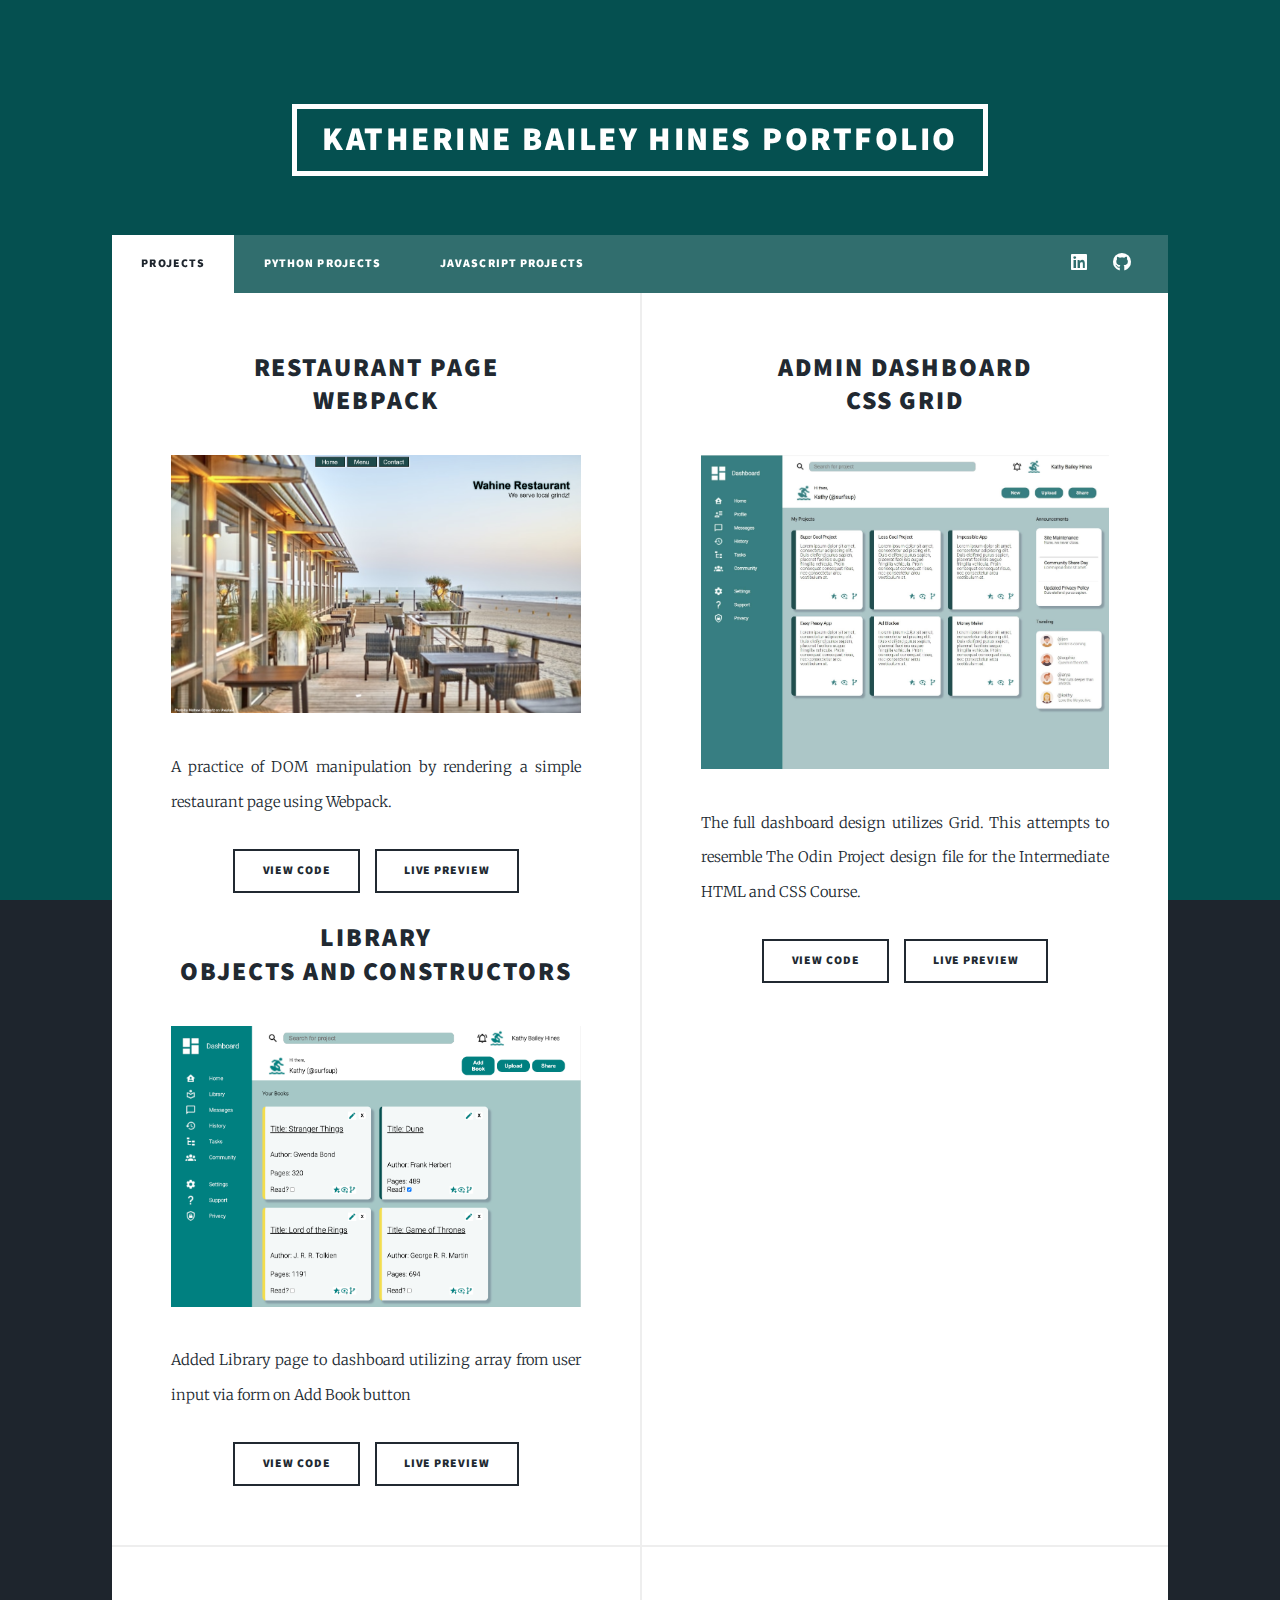
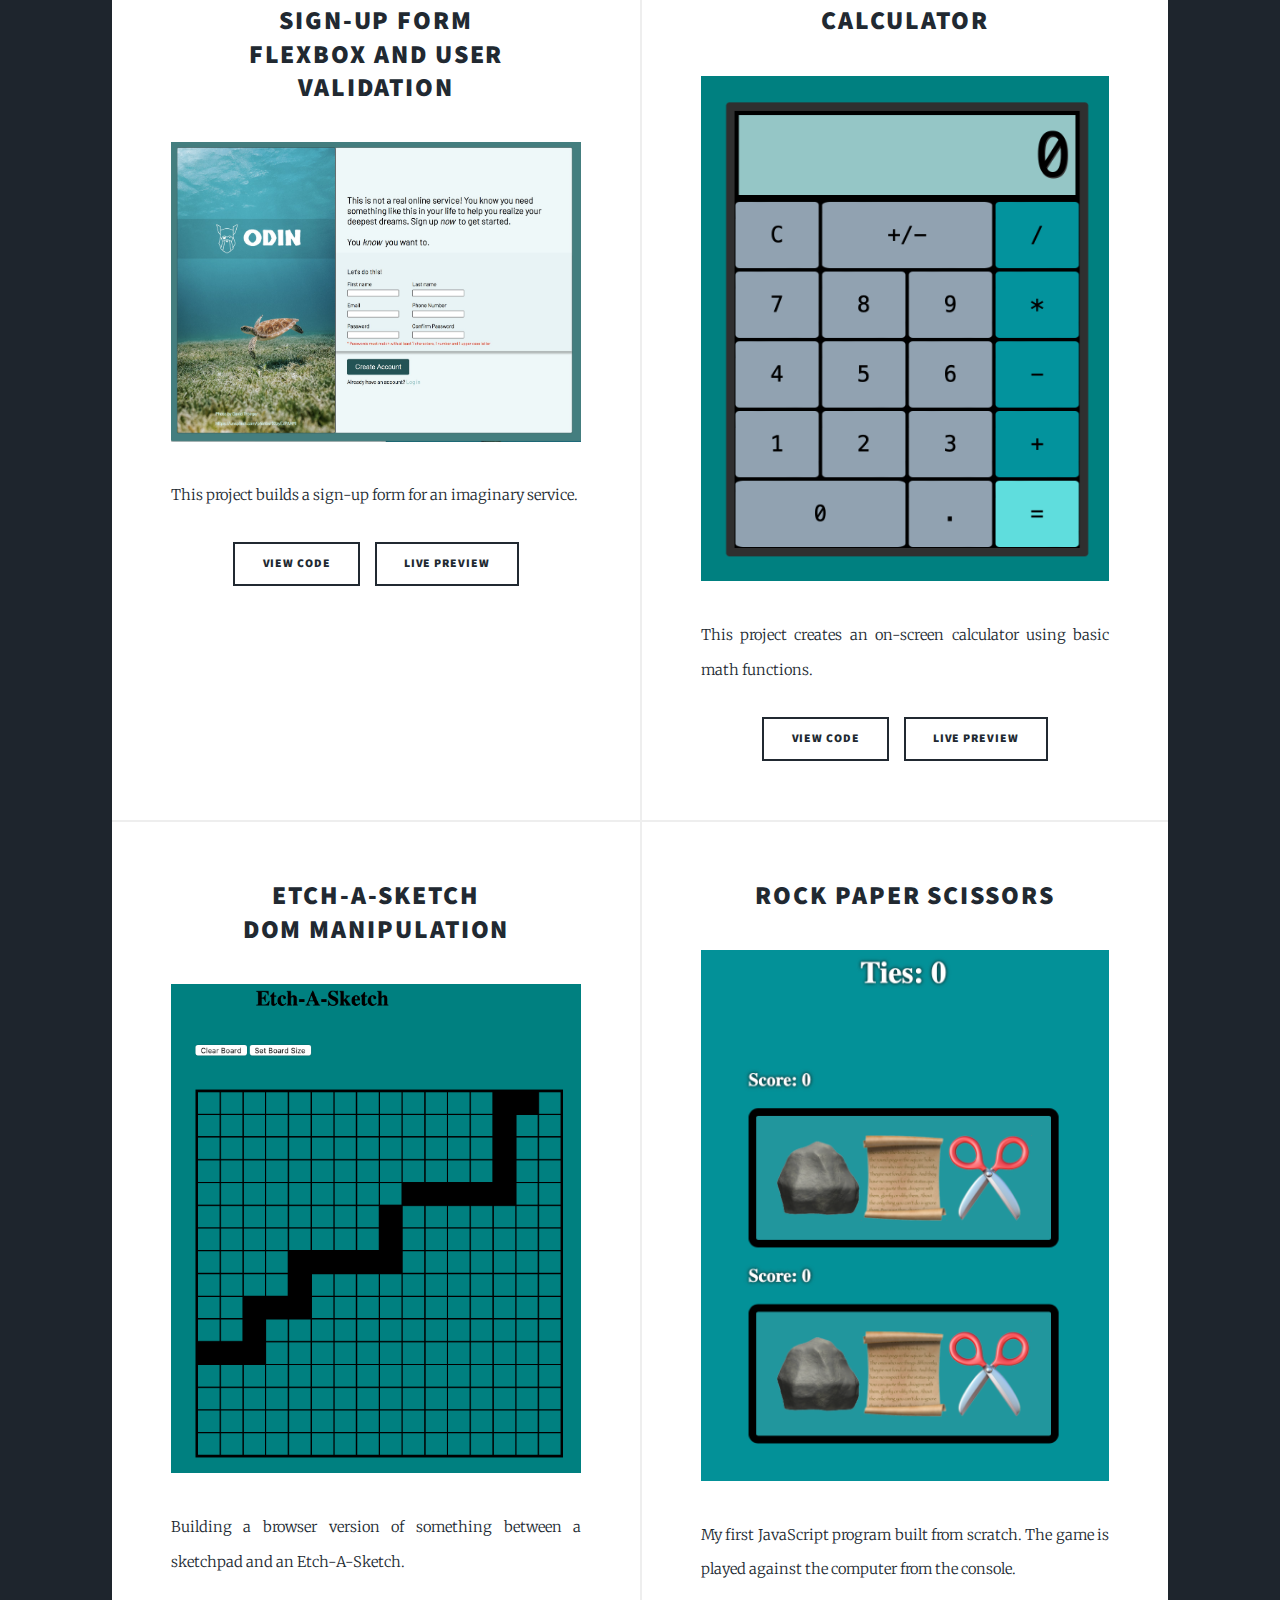
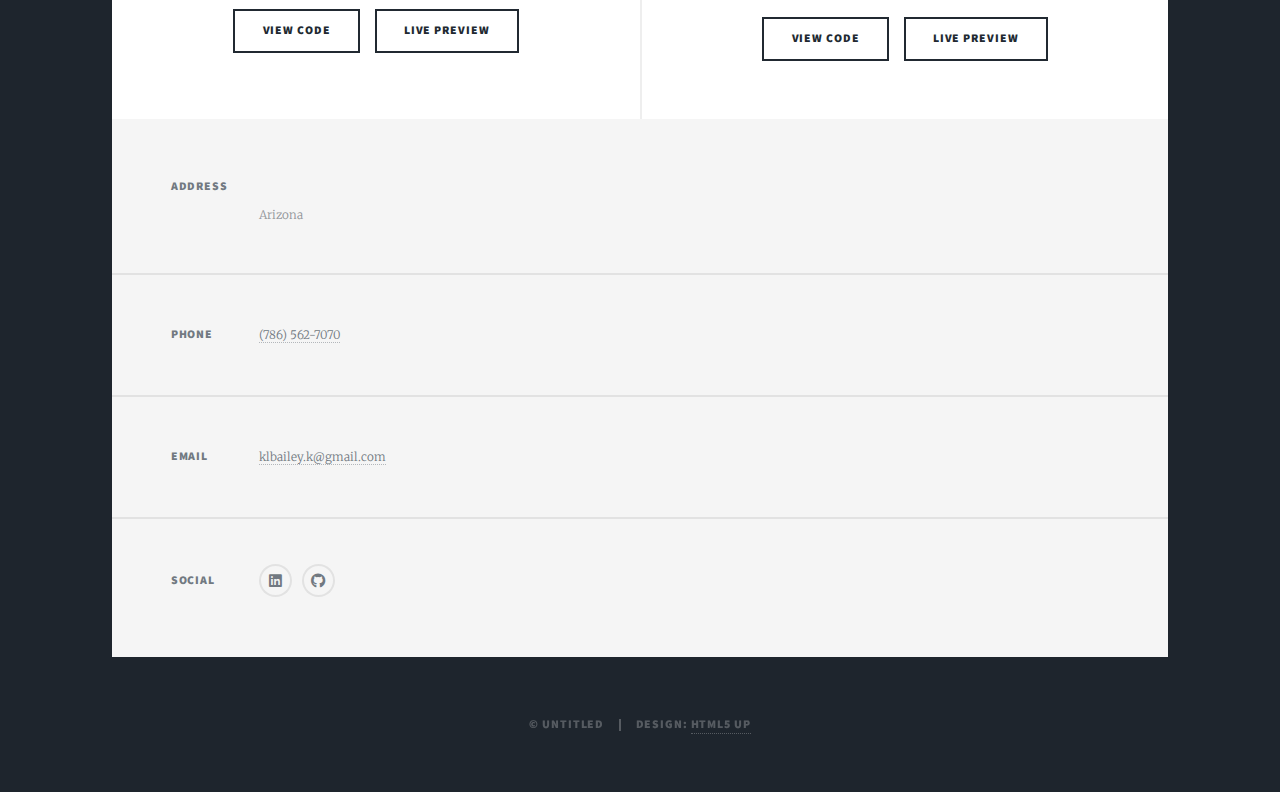
<file: Javascript.html>
<!DOCTYPE HTML>
<!--
	Massively by HTML5 UP
	html5up.net | @ajlkn
	Free for personal and commercial use under the CCA 3.0 license (html5up.net/license)
-->
<html>
	<head>
		<title>Javascript</title>
		<meta charset="utf-8" />
		<meta name="viewport" content="width=device-width, initial-scale=1, user-scalable=no" />
		<link rel="stylesheet" href="assets/css/main.css" />
		<noscript><link rel="stylesheet" href="assets/css/noscript.css" /></noscript>
	</head>
	<body class="is-preload">

		<!-- Wrapper -->
			<div id="wrapper">

				<!-- Header -->
					<header id="header">
						<a href="index.html" class="logo">Katherine Bailey Hines Portfolio</a>
					</header>

				<!-- Nav -->
				<nav id="nav">
					<ul class="links">
						<li class="active">
							<a href="index.html">Projects</a>
						</li>
						<li>
							<a href="Python Projects.html">Python Projects</a>
						</li>
						<li>
							<a href="Javascript.html">JavaScript Projects</a>
						</li>						
					</ul>
											<ul class="icons">
						
						<li><a href="https://www.linkedin.com/in/katherine-bailey-hines-011049257/" class="icon brands alt fa-linkedin"><span class="label"><fa-linkedin></fa-linkedin></span></a></li>
						<li><a href="https://github.com/klbailey" class="icon brands alt fa-github"><span class="label">GitHub</span></a></li>
					</ul>
				</nav>

				<!-- Main -->
					<div id="main">

						<!-- Posts -->
						<section class="posts">
							<article>
								<header>	
								<h2><a href="#">Restaurant Page<br />Webpack</a></h2>
								</header>
								<a href="#" class="image fit"><img src="images/restaurantPage.png" alt=""/></a>
								<p>A practice of DOM manipulation by rendering a simple restaurant page using Webpack.</p>
								<ul class="actions special">
									<li><a href="https://github.com/klbailey/restaurantPage" class="button">View Code</a></li>
									<li><a href="https://klbailey.github.io/restaurantPage/dist/index.html" class="button">Live Preview</a></li>
								</ul>
								<header>	
								<h2><a href="#">Library<br />Objects and Constructors</a></h2>
								</header>
								<a href="#" class="image fit"><img src="images/Library.png" alt=""/></a>
								<p>Added Library page to dashboard utilizing array from user input via form on Add Book button</p>
								<ul class="actions special">
									<li><a href="https://github.com/klbailey/library/tree/main/library" class="button">View Code</a></li>
									<li><a href="https://klbailey.github.io/library/library/library.html" class="button">Live Preview</a></li>
								</ul>
							</article>
							<article>
								<header>	
								<h2><a href="#">Admin Dashboard<br />CSS Grid</a></h2>
								</header>
								<a href="#" class="image fit"><img src="images/AdminDashboard.jpg" alt=""/></a>
								<p>The full dashboard design utilizes Grid. This attempts to resemble The Odin Project design
									file for the Intermediate HTML and CSS Course.</p>
								<ul class="actions special">
									<li><a href="https://github.com/klbailey/AdminDashboard" class="button">View Code</a></li>
									<li><a href="https://klbailey.github.io/AdminDashboard/index.html" class="button">Live Preview</a></li>
								</ul>
							</article>
							<article>
								<header>
									<h2><a href="#">Sign-Up Form<br />
									Flexbox and User Validation</a></h2>
								</header>
								<a href="#" class="image fit"><img src="images/SignupForm.png" alt="" /></a>
								<p>This project builds a sign-up form for an imaginary service.</p>
								<ul class="actions special">
									<li><a href="https://github.com/klbailey/Signup-Form" class="button">View Code</a></li>
									<li><a href="https://klbailey.github.io/Signup-Form/index.html" class="button">Live Preview</a></li>
								</ul>
							</article>
							<article>
								<header>
									
								<h2><a href="#">Calculator<br /></a></h2>
								</header>
								<a href="#" class="image fit"><img src="images/Calculator.jpg" alt=""/></a>
								<p>This project creates an on-screen calculator using basic math functions.</p>
								<ul class="actions special">
									<li><a href="https://github.com/klbailey/calculator" class="button">View Code</a></li>
									<li><a href="https://klbailey.github.io/calculator/index.html" class="button">Live Preview</a></li>
								</ul>
							</article>
							<article>
								<header>
									
									<h2><a href="#">Etch-A-Sketch<br />
									Dom Manipulation</a></h2>
								</header>
								<a href="#" class="image fit"><img src="images/EtchASketch.png" alt="" /></a>
								<p>Building a browser version of something between a sketchpad and an Etch-A-Sketch.</p>
								<ul class="actions special">
									<li><a href="https://github.com/klbailey/Etch-a-Sketch" class="button">View Code</a></li>
									<li><a href="https://klbailey.github.io/Etch-a-Sketch/index.html" class="button">Live Preview</a></li>
								</ul>
							</article>
							<article>
								<header>
									<h2><a href="#">Rock Paper Scissors<br />
									</a></h2>
								</header>
								<a href="#" class="image fit"><img src="images/RockPaperScissors.png" alt="" /></a>
								<p>My first JavaScript program built from scratch. The game is played against
									the computer from the console.</p>
								</thead></p>
								<ul class="actions special">
									<li><a href="https://github.com/klbailey/RockPaperScissors" class="button">View Code</a></li>
									<li><a href="https://klbailey.github.io/RockPaperScissors/index.html" class="button">Live Preview</a></li>
								</ul>
							</article>
							<!-- <article>
								<header>
									
									<h2><a href="#">Python Flask<br />
									</a></h2>
								</header>
								<a href="#" class="image fit"><img src="images/Flask.png" alt="" /></a>
								<p>In this project we utilized a higher/lower game URL using Flask application and giph.</p>
								<ul class="actions special">
									<li><a href="https://github.com/klbailey/Python-flask/blob/main/server.py" class="button">View Project</a></li>
								</ul>
							</article> -->

					</div>

				<!-- Footer -->
					<footer id="footer">
						
						<section class="split contact">
							<section class="alt">
								<h3>Address</h3>
								<p><br />
								Arizona</p>
							</section>
							<section>
								<h3>Phone</h3>
								<p><a href="#">(786) 562-7070</a></p>
							</section>
							<section>
								<h3>Email</h3>
								<p><a href="#">klbailey.k@gmail.com</a></p>
							</section>
							<section>
								<h3>Social</h3>
								<ul class="icons alt">
									
									<li><a href="https://www.linkedin.com/in/katherine-bailey-hines-011049257/" class="icon brands alt fa-linkedin"><span class="label"><fa-linkedin></fa-linkedin></span></a></li>
									<li><a href="#" class="icon brands alt fa-github"><span class="label">GitHub</span></a></li>
								</ul>
							</section>
						</section>
					</footer>

				<!-- Copyright -->
					<div id="copyright">
						<ul><li>&copy; Untitled</li><li>Design: <a href="https://html5up.net">HTML5 UP</a></li></ul>
					</div>

			</div>

		<!-- Scripts -->
			<script src="assets/js/jquery.min.js"></script>
			<script src="assets/js/jquery.scrollex.min.js"></script>
			<script src="assets/js/jquery.scrolly.min.js"></script>
			<script src="assets/js/browser.min.js"></script>
			<script src="assets/js/breakpoints.min.js"></script>
			<script src="assets/js/util.js"></script>
			<script src="assets/js/main.js"></script>

	</body>
</html>
</file>
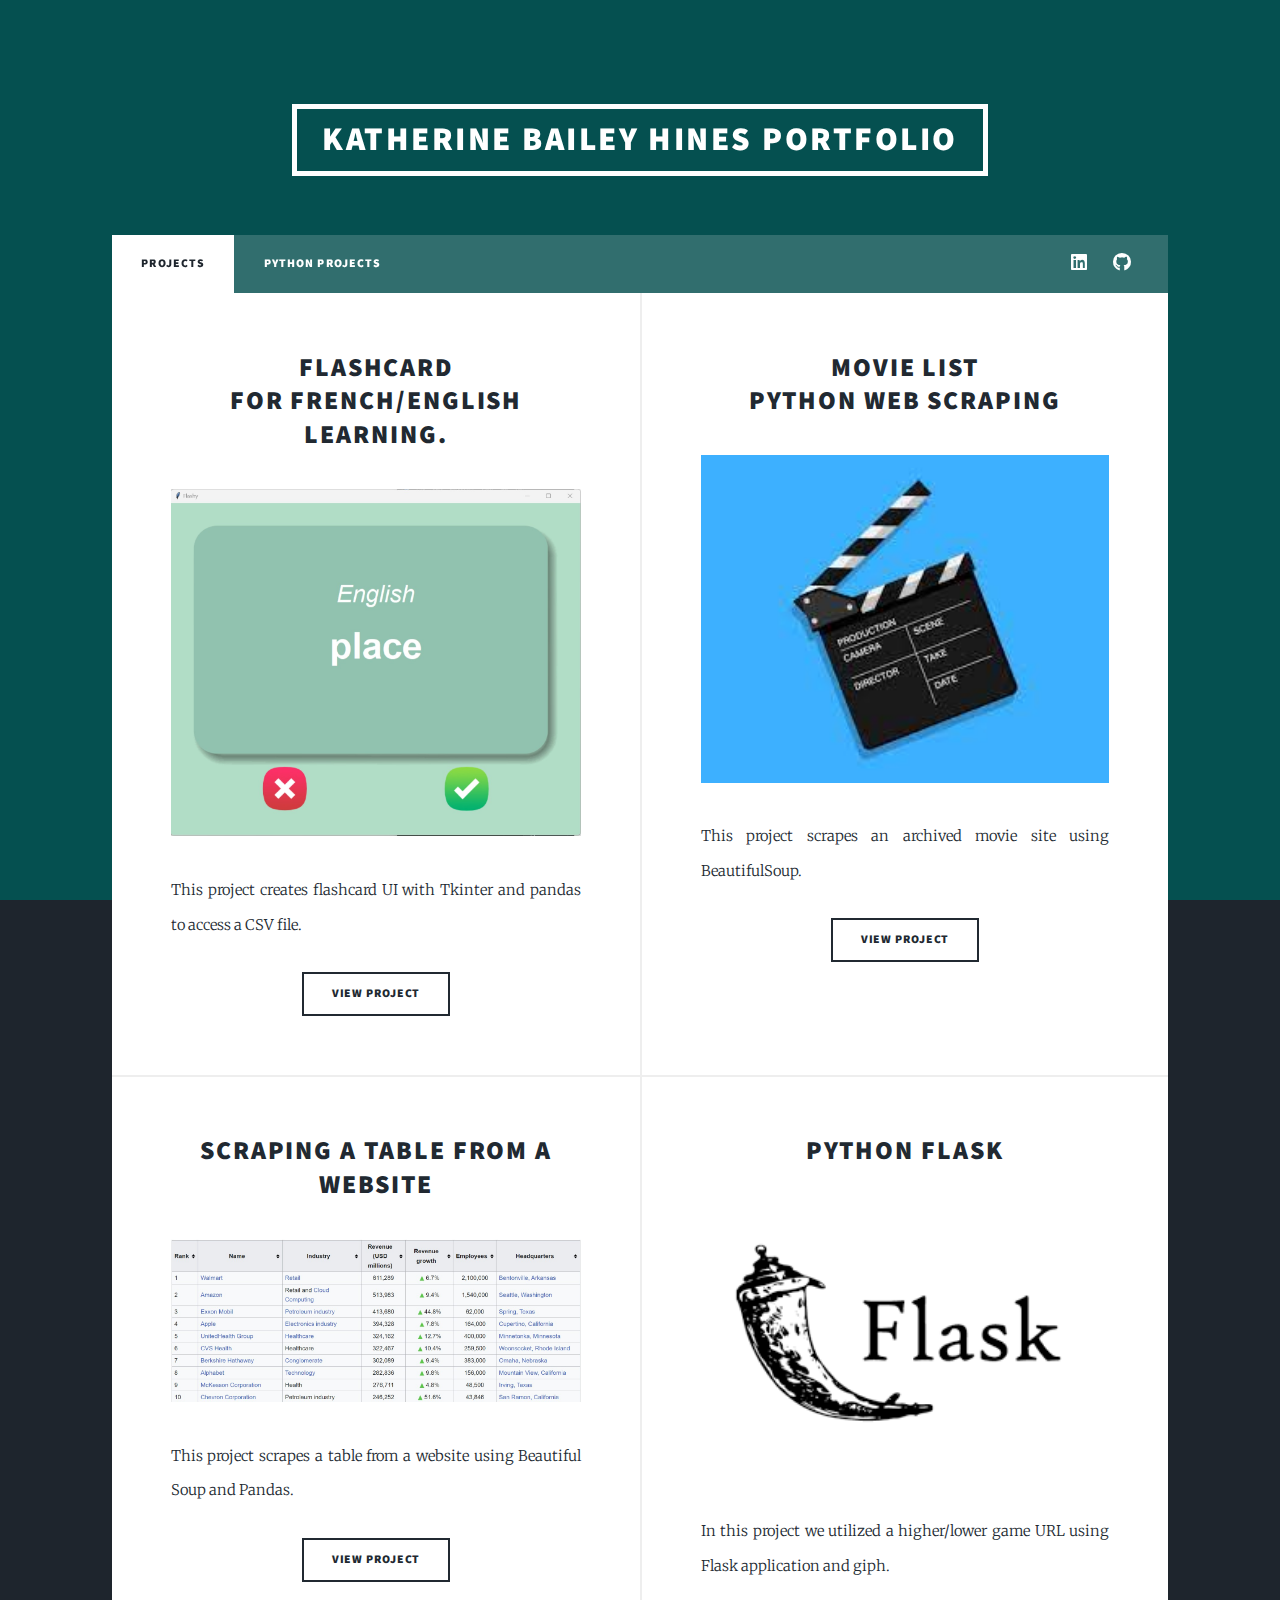
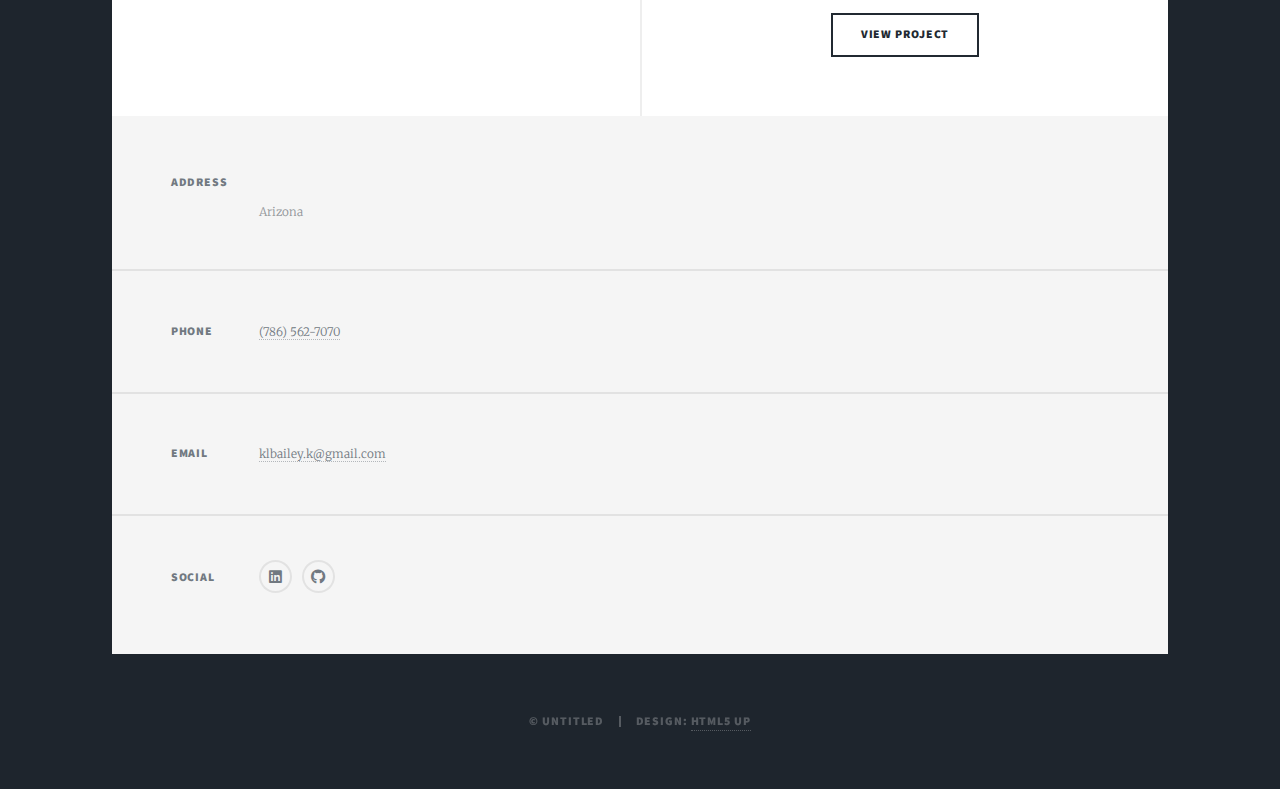
<file: Python Projects.html>
<!DOCTYPE HTML>
<!--
	Massively by HTML5 UP
	html5up.net | @ajlkn
	Free for personal and commercial use under the CCA 3.0 license (html5up.net/license)
-->
<html>
	<head>
		<title>Generic Page - Massively by HTML5 UP</title>
		<meta charset="utf-8" />
		<meta name="viewport" content="width=device-width, initial-scale=1, user-scalable=no" />
		<link rel="stylesheet" href="assets/css/main.css" />
		<noscript><link rel="stylesheet" href="assets/css/noscript.css" /></noscript>
	</head>
	<body class="is-preload">

		<!-- Wrapper -->
			<div id="wrapper">

				<!-- Header -->
					<header id="header">
						<a href="index.html" class="logo">Katherine Bailey Hines Portfolio</a>
					</header>

				<!-- Nav -->
				<nav id="nav">
					<ul class="links">
						<li class="active">
							<a href="index.html">Projects</a>
						</li>
						<li>
							<a href="Python Projects.html">Python Projects</a>
						</li>						
					</ul>
											<ul class="icons">
						
						<li><a href="https://www.linkedin.com/in/katherine-bailey-hines-011049257/" class="icon brands alt fa-linkedin"><span class="label"><fa-linkedin></fa-linkedin></span></a></li>
						<li><a href="https://github.com/klbailey" class="icon brands alt fa-github"><span class="label">GitHub</span></a></li>
					</ul>
				</nav>

				<!-- Main -->
					<div id="main">

						<!-- Posts -->
						<section class="posts">
							<article>
								<header>
									
									<h2><a href="#">Flashcard<br />
									For French/English learning.</a></h2>
								</header>
								<a href="#" class="image fit"><img src="images/flashcard.jpg" alt="" /></a>
								<p>This project creates flashcard UI with Tkinter and pandas to access a CSV file.</p>
								<ul class="actions special">
									<li><a href="https://github.com/klbailey/Python-Tkinter" class="button">View Project</a></li>
								</ul>
							</article>
							<article>
								<header>
									
									<h2><a href="#">Movie List<br />
									Python Web Scraping</a></h2>
								</header>
								<a href="#" class="image fit"><img src="images/Movie.jpg" alt="" /></a>
								<p>This project scrapes an archived movie site using BeautifulSoup.</p>
								<ul class="actions special">
									<li><a href="https://github.com/klbailey/Python-BeautifulSoup" class="button">View Project</a></li>
								</ul>
							</article>
							<article>
								<header>
									<h2><a href="#">Scraping a Table from a Website<br />
									</a></h2>
								</header>
								<a href="#" class="image fit"><img src="images/table_scraping.jpg" alt="" /></a>
								<p>This project scrapes a table from a website using Beautiful Soup and Pandas.</p>
								<ul class="actions special">
									<li><a href="https://github.com/klbailey/Python-BeautifulSoup/blob/main/Scraping%20Data%20Python.ipynb" class="button">View Project</a></li>
								</ul>
							</article>
							<article>
								<header>
									
									<h2><a href="#">Python Flask<br />
									</a></h2>
								</header>
								<a href="#" class="image fit"><img src="images/Flask.png" alt="" /></a>
								<p>In this project we utilized a higher/lower game URL using Flask application and giph.</p>
								<ul class="actions special">
									<li><a href="https://github.com/klbailey/Python-flask/blob/main/server.py" class="button">View Project</a></li>
								</ul>
							</article>

					</div>

				<!-- Footer -->
					<footer id="footer">
						
						<section class="split contact">
							<section class="alt">
								<h3>Address</h3>
								<p><br />
								Arizona</p>
							</section>
							<section>
								<h3>Phone</h3>
								<p><a href="#">(786) 562-7070</a></p>
							</section>
							<section>
								<h3>Email</h3>
								<p><a href="#">klbailey.k@gmail.com</a></p>
							</section>
							<section>
								<h3>Social</h3>
								<ul class="icons alt">
									
									<li><a href="https://www.linkedin.com/in/katherine-bailey-hines-011049257/" class="icon brands alt fa-linkedin"><span class="label"><fa-linkedin></fa-linkedin></span></a></li>
									<li><a href="#" class="icon brands alt fa-github"><span class="label">GitHub</span></a></li>
								</ul>
							</section>
						</section>
					</footer>

				<!-- Copyright -->
					<div id="copyright">
						<ul><li>&copy; Untitled</li><li>Design: <a href="https://html5up.net">HTML5 UP</a></li></ul>
					</div>

			</div>

		<!-- Scripts -->
			<script src="assets/js/jquery.min.js"></script>
			<script src="assets/js/jquery.scrollex.min.js"></script>
			<script src="assets/js/jquery.scrolly.min.js"></script>
			<script src="assets/js/browser.min.js"></script>
			<script src="assets/js/breakpoints.min.js"></script>
			<script src="assets/js/util.js"></script>
			<script src="assets/js/main.js"></script>

	</body>
</html>
</file>
<file: assets/css/main.css>
@import url(fontawesome-all.min.css);
@import url("https://fonts.googleapis.com/css?family=Merriweather:300,700,300italic,700italic|Source+Sans+Pro:900");

/*
	Massively by HTML5 UP
	html5up.net | @ajlkn
	Free for personal and commercial use under the CCA 3.0 license (html5up.net/license)
*/

html, body, div, span, applet, object,
iframe, h1, h2, h3, h4, h5, h6, p, blockquote,
pre, a, abbr, acronym, address, big, cite,
code, del, dfn, em, img, ins, kbd, q, s, samp,
small, strike, strong, sub, sup, tt, var, b,
u, i, center, dl, dt, dd, ol, ul, li, fieldset,
form, label, legend, table, caption, tbody,
tfoot, thead, tr, th, td, article, aside,
canvas, details, embed, figure, figcaption,
footer, header, hgroup, menu, nav, output, ruby,
section, summary, time, mark, audio, video {
	margin: 0;
	padding: 0;
	border: 0;
	font-size: 100%;
	font: inherit;
	vertical-align: baseline;}

article, aside, details, figcaption, figure,
footer, header, hgroup, menu, nav, section {
	display: block;}

body {
	line-height: 1;
}

ol, ul {
	list-style: none;
}

blockquote, q {
	quotes: none;
}

	blockquote:before, blockquote:after, q:before, q:after {
		content: '';
		content: none;
	}

table {
	border-collapse: collapse;
	border-spacing: 0;
}

body {
	-webkit-text-size-adjust: none;
}

mark {
	background-color: transparent;
	color: inherit;
}

input::-moz-focus-inner {
	border: 0;
	padding: 0;
}

input, select, textarea {
	-moz-appearance: none;
	-webkit-appearance: none;
	-ms-appearance: none;
	appearance: none;
}

/* Basic */

	@-ms-viewport {
		width: device-width;
	}

	body {
		-ms-overflow-style: scrollbar;
	}

	@media screen and (max-width: 480px) {

		html, body {
			min-width: 320px;
		}

	}

	html {
		box-sizing: border-box;
	}

	*, *:before, *:after {
		box-sizing: inherit;
	}

	body {
		background-color: #1e252d;
	}

		body.is-preload *, body.is-preload *:before, body.is-preload *:after {
			-moz-animation: none !important;
			-webkit-animation: none !important;
			-ms-animation: none !important;
			animation: none !important;
			-moz-transition: none !important;
			-webkit-transition: none !important;
			-ms-transition: none !important;
			transition: none !important;
		}

/* Type */

	html {
		font-size: 16pt;
	}

		@media screen and (max-width: 1680px) {

			html {
				font-size: 12pt;
			}

		}

		@media screen and (max-width: 1280px) {

			html {
				font-size: 11pt;
			}

		}

		@media screen and (max-width: 360px) {

			html {
				font-size: 10pt;
			}

		}

	body {
		color: #212931;
	}

	body, input, select, textarea {
		font-family: "Merriweather", Georgia, serif;
		font-weight: 300;
		font-size: 1rem;
		line-height: 2.375;
	}

	a {
		-moz-transition: color 0.2s ease-in-out, background-color 0.2s ease-in-out, border-color 0.2s ease-in-out, box-shadow 0.2s ease-in-out;
		-webkit-transition: color 0.2s ease-in-out, background-color 0.2s ease-in-out, border-color 0.2s ease-in-out, box-shadow 0.2s ease-in-out;
		-ms-transition: color 0.2s ease-in-out, background-color 0.2s ease-in-out, border-color 0.2s ease-in-out, box-shadow 0.2s ease-in-out;
		transition: color 0.2s ease-in-out, background-color 0.2s ease-in-out, border-color 0.2s ease-in-out, box-shadow 0.2s ease-in-out;
		border-bottom: dotted 1px;
		text-decoration: none;
	}

		a:hover {
			border-bottom-color: transparent;
		}

	strong, b {
		font-weight: 600;
	}

	em, i {
		font-style: italic;
	}

	p {
		text-align: justify;
		margin: 0 0 2rem 0;
	}

	h1, h2, h3, h4, h5, h6 {
		font-family: "Source Sans Pro", Helvetica, sans-serif;
		font-weight: 900;
		line-height: 1.5;
		letter-spacing: 0.075em;
		text-transform: uppercase;
		margin: 0 0 1rem 0;
	}

		h1 a, h2 a, h3 a, h4 a, h5 a, h6 a {
			border-bottom: 0;
			color: inherit;
			text-decoration: none;
		}

	h1 {
		font-size: 4rem;
		line-height: 1.1;
		margin: 0 0 2rem 0;
	}

	h2 {
		font-size: 1.75rem;
		line-height: 1.3;
		margin: 0 0 1.5rem 0;
	}

	h3 {
		font-size: 1.25rem;
		margin: 0 0 1.5rem 0;
	}

	h4 {
		font-size: 1rem;
	}

	h5 {
		font-size: 0.9rem;
	}

	h6 {
		font-size: 0.8rem;
	}

	sub {
		font-size: 0.8rem;
		position: relative;
		top: 0.5rem;
	}

	sup {
		font-size: 0.8rem;
		position: relative;
		top: -0.5rem;
	}

	blockquote {
		border-left: solid 4px;
		font-style: italic;
		margin: 0 0 2rem 0;
		padding: 0.5rem 0 0.5rem 2rem;
	}

	code {
		border: solid 2px;
		font-family: "Courier New", monospace;
		font-size: 0.9rem;
		margin: 0 0.25rem;
		padding: 0.25rem 0.65rem;
	}

	pre {
		-webkit-overflow-scrolling: touch;
		font-family: "Courier New", monospace;
		font-size: 0.9rem;
		margin: 0 0 2rem 0;
	}

		pre code {
			display: block;
			line-height: 1.75;
			padding: 1rem 1.5rem;
			overflow-x: auto;
		}

	hr {
		border: 0;
		border-bottom: solid 2px;
		margin: 3rem 0;
	}

		hr.major {
			margin: 5rem 0;
		}

	.align-left {
		text-align: left;
	}

	.align-center {
		text-align: center;
	}

	.align-right {
		text-align: right;
	}

	input, select, textarea {
		color: #212931;
	}

	a {
		color: #212931;
		border-bottom-color: rgba(33, 41, 49, 0.5);
	}

		a:hover {
			border-bottom-color: transparent;
			color: #18bfef !important;
		}

	strong, b {
		color: #212931;
	}

	h1, h2, h3, h4, h5, h6 {
		color: #212931;
	}

	blockquote {
		border-left-color: #eeeeee;
	}

	code {
		background: rgba(220, 220, 220, 0.25);
		border-color: #eeeeee;
	}

	hr {
		border-bottom-color: #eeeeee;
	}

/* Row */

	.row {
		display: flex;
		flex-wrap: wrap;
		box-sizing: border-box;
		align-items: stretch;
	}

		.row > * {
			box-sizing: border-box;
		}

		.row.gtr-uniform > * > :last-child {
			margin-bottom: 0;
		}

		.row.aln-left {
			justify-content: flex-start;
		}

		.row.aln-center {
			justify-content: center;
		}

		.row.aln-right {
			justify-content: flex-end;
		}

		.row.aln-top {
			align-items: flex-start;
		}

		.row.aln-middle {
			align-items: center;
		}

		.row.aln-bottom {
			align-items: flex-end;
		}

		.row > .imp {
			order: -1;
		}

		.row > .col-1 {
			width: 8.33333%;
		}

		.row > .off-1 {
			margin-left: 8.33333%;
		}

		.row > .col-2 {
			width: 16.66667%;
		}

		.row > .off-2 {
			margin-left: 16.66667%;
		}

		.row > .col-3 {
			width: 25%;
		}

		.row > .off-3 {
			margin-left: 25%;
		}

		.row > .col-4 {
			width: 33.33333%;
		}

		.row > .off-4 {
			margin-left: 33.33333%;
		}

		.row > .col-5 {
			width: 41.66667%;
		}

		.row > .off-5 {
			margin-left: 41.66667%;
		}

		.row > .col-6 {
			width: 50%;
		}

		.row > .off-6 {
			margin-left: 50%;
		}

		.row > .col-7 {
			width: 58.33333%;
		}

		.row > .off-7 {
			margin-left: 58.33333%;
		}

		.row > .col-8 {
			width: 66.66667%;
		}

		.row > .off-8 {
			margin-left: 66.66667%;
		}

		.row > .col-9 {
			width: 75%;
		}

		.row > .off-9 {
			margin-left: 75%;
		}

		.row > .col-10 {
			width: 83.33333%;
		}

		.row > .off-10 {
			margin-left: 83.33333%;
		}

		.row > .col-11 {
			width: 91.66667%;
		}

		.row > .off-11 {
			margin-left: 91.66667%;
		}

		.row > .col-12 {
			width: 100%;
		}

		.row > .off-12 {
			margin-left: 100%;
		}

		.row.gtr-0 {
			margin-top: 0;
			margin-left: 0rem;
		}

			.row.gtr-0 > * {
				padding: 0 0 0 0rem;
			}

			.row.gtr-0.gtr-uniform {
				margin-top: 0rem;
			}

				.row.gtr-0.gtr-uniform > * {
					padding-top: 0rem;
				}

		.row.gtr-25 {
			margin-top: 0;
			margin-left: -0.375rem;
		}

			.row.gtr-25 > * {
				padding: 0 0 0 0.375rem;
			}

			.row.gtr-25.gtr-uniform {
				margin-top: -0.375rem;
			}

				.row.gtr-25.gtr-uniform > * {
					padding-top: 0.375rem;
				}

		.row.gtr-50 {
			margin-top: 0;
			margin-left: -0.75rem;
		}

			.row.gtr-50 > * {
				padding: 0 0 0 0.75rem;
			}

			.row.gtr-50.gtr-uniform {
				margin-top: -0.75rem;
			}

				.row.gtr-50.gtr-uniform > * {
					padding-top: 0.75rem;
				}

		.row {
			margin-top: 0;
			margin-left: -1.5rem;
		}

			.row > * {
				padding: 0 0 0 1.5rem;
			}

			.row.gtr-uniform {
				margin-top: -1.5rem;
			}

				.row.gtr-uniform > * {
					padding-top: 1.5rem;
				}

		.row.gtr-150 {
			margin-top: 0;
			margin-left: -2.25rem;
		}

			.row.gtr-150 > * {
				padding: 0 0 0 2.25rem;
			}

			.row.gtr-150.gtr-uniform {
				margin-top: -2.25rem;
			}

				.row.gtr-150.gtr-uniform > * {
					padding-top: 2.25rem;
				}

		.row.gtr-200 {
			margin-top: 0;
			margin-left: -3rem;
		}

			.row.gtr-200 > * {
				padding: 0 0 0 3rem;
			}

			.row.gtr-200.gtr-uniform {
				margin-top: -3rem;
			}

				.row.gtr-200.gtr-uniform > * {
					padding-top: 3rem;
				}

		@media screen and (max-width: 1680px) {

			.row {
				display: flex;
				flex-wrap: wrap;
				box-sizing: border-box;
				align-items: stretch;
			}

				.row > * {
					box-sizing: border-box;
				}

				.row.gtr-uniform > * > :last-child {
					margin-bottom: 0;
				}

				.row.aln-left {
					justify-content: flex-start;
				}

				.row.aln-center {
					justify-content: center;
				}

				.row.aln-right {
					justify-content: flex-end;
				}

				.row.aln-top {
					align-items: flex-start;
				}

				.row.aln-middle {
					align-items: center;
				}

				.row.aln-bottom {
					align-items: flex-end;
				}

				.row > .imp-xlarge {
					order: -1;
				}

				.row > .col-1-xlarge {
					width: 8.33333%;
				}

				.row > .off-1-xlarge {
					margin-left: 8.33333%;
				}

				.row > .col-2-xlarge {
					width: 16.66667%;
				}

				.row > .off-2-xlarge {
					margin-left: 16.66667%;
				}

				.row > .col-3-xlarge {
					width: 25%;
				}

				.row > .off-3-xlarge {
					margin-left: 25%;
				}

				.row > .col-4-xlarge {
					width: 33.33333%;
				}

				.row > .off-4-xlarge {
					margin-left: 33.33333%;
				}

				.row > .col-5-xlarge {
					width: 41.66667%;
				}

				.row > .off-5-xlarge {
					margin-left: 41.66667%;
				}

				.row > .col-6-xlarge {
					width: 50%;
				}

				.row > .off-6-xlarge {
					margin-left: 50%;
				}

				.row > .col-7-xlarge {
					width: 58.33333%;
				}

				.row > .off-7-xlarge {
					margin-left: 58.33333%;
				}

				.row > .col-8-xlarge {
					width: 66.66667%;
				}

				.row > .off-8-xlarge {
					margin-left: 66.66667%;
				}

				.row > .col-9-xlarge {
					width: 75%;
				}

				.row > .off-9-xlarge {
					margin-left: 75%;
				}

				.row > .col-10-xlarge {
					width: 83.33333%;
				}

				.row > .off-10-xlarge {
					margin-left: 83.33333%;
				}

				.row > .col-11-xlarge {
					width: 91.66667%;
				}

				.row > .off-11-xlarge {
					margin-left: 91.66667%;
				}

				.row > .col-12-xlarge {
					width: 100%;
				}

				.row > .off-12-xlarge {
					margin-left: 100%;
				}

				.row.gtr-0 {
					margin-top: 0;
					margin-left: 0rem;
				}

					.row.gtr-0 > * {
						padding: 0 0 0 0rem;
					}

					.row.gtr-0.gtr-uniform {
						margin-top: 0rem;
					}

						.row.gtr-0.gtr-uniform > * {
							padding-top: 0rem;
						}

				.row.gtr-25 {
					margin-top: 0;
					margin-left: -0.375rem;
				}

					.row.gtr-25 > * {
						padding: 0 0 0 0.375rem;
					}

					.row.gtr-25.gtr-uniform {
						margin-top: -0.375rem;
					}

						.row.gtr-25.gtr-uniform > * {
							padding-top: 0.375rem;
						}

				.row.gtr-50 {
					margin-top: 0;
					margin-left: -0.75rem;
				}

					.row.gtr-50 > * {
						padding: 0 0 0 0.75rem;
					}

					.row.gtr-50.gtr-uniform {
						margin-top: -0.75rem;
					}

						.row.gtr-50.gtr-uniform > * {
							padding-top: 0.75rem;
						}

				.row {
					margin-top: 0;
					margin-left: -1.5rem;
				}

					.row > * {
						padding: 0 0 0 1.5rem;
					}

					.row.gtr-uniform {
						margin-top: -1.5rem;
					}

						.row.gtr-uniform > * {
							padding-top: 1.5rem;
						}

				.row.gtr-150 {
					margin-top: 0;
					margin-left: -2.25rem;
				}

					.row.gtr-150 > * {
						padding: 0 0 0 2.25rem;
					}

					.row.gtr-150.gtr-uniform {
						margin-top: -2.25rem;
					}

						.row.gtr-150.gtr-uniform > * {
							padding-top: 2.25rem;
						}

				.row.gtr-200 {
					margin-top: 0;
					margin-left: -3rem;
				}

					.row.gtr-200 > * {
						padding: 0 0 0 3rem;
					}

					.row.gtr-200.gtr-uniform {
						margin-top: -3rem;
					}

						.row.gtr-200.gtr-uniform > * {
							padding-top: 3rem;
						}

		}

		@media screen and (max-width: 1280px) {

			.row {
				display: flex;
				flex-wrap: wrap;
				box-sizing: border-box;
				align-items: stretch;
			}

				.row > * {
					box-sizing: border-box;
				}

				.row.gtr-uniform > * > :last-child {
					margin-bottom: 0;
				}

				.row.aln-left {
					justify-content: flex-start;
				}

				.row.aln-center {
					justify-content: center;
				}

				.row.aln-right {
					justify-content: flex-end;
				}

				.row.aln-top {
					align-items: flex-start;
				}

				.row.aln-middle {
					align-items: center;
				}

				.row.aln-bottom {
					align-items: flex-end;
				}

				.row > .imp-large {
					order: -1;
				}

				.row > .col-1-large {
					width: 8.33333%;
				}

				.row > .off-1-large {
					margin-left: 8.33333%;
				}

				.row > .col-2-large {
					width: 16.66667%;
				}

				.row > .off-2-large {
					margin-left: 16.66667%;
				}

				.row > .col-3-large {
					width: 25%;
				}

				.row > .off-3-large {
					margin-left: 25%;
				}

				.row > .col-4-large {
					width: 33.33333%;
				}

				.row > .off-4-large {
					margin-left: 33.33333%;
				}

				.row > .col-5-large {
					width: 41.66667%;
				}

				.row > .off-5-large {
					margin-left: 41.66667%;
				}

				.row > .col-6-large {
					width: 50%;
				}

				.row > .off-6-large {
					margin-left: 50%;
				}

				.row > .col-7-large {
					width: 58.33333%;
				}

				.row > .off-7-large {
					margin-left: 58.33333%;
				}

				.row > .col-8-large {
					width: 66.66667%;
				}

				.row > .off-8-large {
					margin-left: 66.66667%;
				}

				.row > .col-9-large {
					width: 75%;
				}

				.row > .off-9-large {
					margin-left: 75%;
				}

				.row > .col-10-large {
					width: 83.33333%;
				}

				.row > .off-10-large {
					margin-left: 83.33333%;
				}

				.row > .col-11-large {
					width: 91.66667%;
				}

				.row > .off-11-large {
					margin-left: 91.66667%;
				}

				.row > .col-12-large {
					width: 100%;
				}

				.row > .off-12-large {
					margin-left: 100%;
				}

				.row.gtr-0 {
					margin-top: 0;
					margin-left: 0rem;
				}

					.row.gtr-0 > * {
						padding: 0 0 0 0rem;
					}

					.row.gtr-0.gtr-uniform {
						margin-top: 0rem;
					}

						.row.gtr-0.gtr-uniform > * {
							padding-top: 0rem;
						}

				.row.gtr-25 {
					margin-top: 0;
					margin-left: -0.375rem;
				}

					.row.gtr-25 > * {
						padding: 0 0 0 0.375rem;
					}

					.row.gtr-25.gtr-uniform {
						margin-top: -0.375rem;
					}

						.row.gtr-25.gtr-uniform > * {
							padding-top: 0.375rem;
						}

				.row.gtr-50 {
					margin-top: 0;
					margin-left: -0.75rem;
				}

					.row.gtr-50 > * {
						padding: 0 0 0 0.75rem;
					}

					.row.gtr-50.gtr-uniform {
						margin-top: -0.75rem;
					}

						.row.gtr-50.gtr-uniform > * {
							padding-top: 0.75rem;
						}

				.row {
					margin-top: 0;
					margin-left: -1.5rem;
				}

					.row > * {
						padding: 0 0 0 1.5rem;
					}

					.row.gtr-uniform {
						margin-top: -1.5rem;
					}

						.row.gtr-uniform > * {
							padding-top: 1.5rem;
						}

				.row.gtr-150 {
					margin-top: 0;
					margin-left: -2.25rem;
				}

					.row.gtr-150 > * {
						padding: 0 0 0 2.25rem;
					}

					.row.gtr-150.gtr-uniform {
						margin-top: -2.25rem;
					}

						.row.gtr-150.gtr-uniform > * {
							padding-top: 2.25rem;
						}

				.row.gtr-200 {
					margin-top: 0;
					margin-left: -3rem;
				}

					.row.gtr-200 > * {
						padding: 0 0 0 3rem;
					}

					.row.gtr-200.gtr-uniform {
						margin-top: -3rem;
					}

						.row.gtr-200.gtr-uniform > * {
							padding-top: 3rem;
						}

		}

		@media screen and (max-width: 980px) {

			.row {
				display: flex;
				flex-wrap: wrap;
				box-sizing: border-box;
				align-items: stretch;
			}

				.row > * {
					box-sizing: border-box;
				}

				.row.gtr-uniform > * > :last-child {
					margin-bottom: 0;
				}

				.row.aln-left {
					justify-content: flex-start;
				}

				.row.aln-center {
					justify-content: center;
				}

				.row.aln-right {
					justify-content: flex-end;
				}

				.row.aln-top {
					align-items: flex-start;
				}

				.row.aln-middle {
					align-items: center;
				}

				.row.aln-bottom {
					align-items: flex-end;
				}

				.row > .imp-medium {
					order: -1;
				}

				.row > .col-1-medium {
					width: 8.33333%;
				}

				.row > .off-1-medium {
					margin-left: 8.33333%;
				}

				.row > .col-2-medium {
					width: 16.66667%;
				}

				.row > .off-2-medium {
					margin-left: 16.66667%;
				}

				.row > .col-3-medium {
					width: 25%;
				}

				.row > .off-3-medium {
					margin-left: 25%;
				}

				.row > .col-4-medium {
					width: 33.33333%;
				}

				.row > .off-4-medium {
					margin-left: 33.33333%;
				}

				.row > .col-5-medium {
					width: 41.66667%;
				}

				.row > .off-5-medium {
					margin-left: 41.66667%;
				}

				.row > .col-6-medium {
					width: 50%;
				}

				.row > .off-6-medium {
					margin-left: 50%;
				}

				.row > .col-7-medium {
					width: 58.33333%;
				}

				.row > .off-7-medium {
					margin-left: 58.33333%;
				}

				.row > .col-8-medium {
					width: 66.66667%;
				}

				.row > .off-8-medium {
					margin-left: 66.66667%;
				}

				.row > .col-9-medium {
					width: 75%;
				}

				.row > .off-9-medium {
					margin-left: 75%;
				}

				.row > .col-10-medium {
					width: 83.33333%;
				}

				.row > .off-10-medium {
					margin-left: 83.33333%;
				}

				.row > .col-11-medium {
					width: 91.66667%;
				}

				.row > .off-11-medium {
					margin-left: 91.66667%;
				}

				.row > .col-12-medium {
					width: 100%;
				}

				.row > .off-12-medium {
					margin-left: 100%;
				}

				.row.gtr-0 {
					margin-top: 0;
					margin-left: 0rem;
				}

					.row.gtr-0 > * {
						padding: 0 0 0 0rem;
					}

					.row.gtr-0.gtr-uniform {
						margin-top: 0rem;
					}

						.row.gtr-0.gtr-uniform > * {
							padding-top: 0rem;
						}

				.row.gtr-25 {
					margin-top: 0;
					margin-left: -0.375rem;
				}

					.row.gtr-25 > * {
						padding: 0 0 0 0.375rem;
					}

					.row.gtr-25.gtr-uniform {
						margin-top: -0.375rem;
					}

						.row.gtr-25.gtr-uniform > * {
							padding-top: 0.375rem;
						}

				.row.gtr-50 {
					margin-top: 0;
					margin-left: -0.75rem;
				}

					.row.gtr-50 > * {
						padding: 0 0 0 0.75rem;
					}

					.row.gtr-50.gtr-uniform {
						margin-top: -0.75rem;
					}

						.row.gtr-50.gtr-uniform > * {
							padding-top: 0.75rem;
						}

				.row {
					margin-top: 0;
					margin-left: -1.5rem;
				}

					.row > * {
						padding: 0 0 0 1.5rem;
					}

					.row.gtr-uniform {
						margin-top: -1.5rem;
					}

						.row.gtr-uniform > * {
							padding-top: 1.5rem;
						}

				.row.gtr-150 {
					margin-top: 0;
					margin-left: -2.25rem;
				}

					.row.gtr-150 > * {
						padding: 0 0 0 2.25rem;
					}

					.row.gtr-150.gtr-uniform {
						margin-top: -2.25rem;
					}

						.row.gtr-150.gtr-uniform > * {
							padding-top: 2.25rem;
						}

				.row.gtr-200 {
					margin-top: 0;
					margin-left: -3rem;
				}

					.row.gtr-200 > * {
						padding: 0 0 0 3rem;
					}

					.row.gtr-200.gtr-uniform {
						margin-top: -3rem;
					}

						.row.gtr-200.gtr-uniform > * {
							padding-top: 3rem;
						}

		}

		@media screen and (max-width: 736px) {

			.row {
				display: flex;
				flex-wrap: wrap;
				box-sizing: border-box;
				align-items: stretch;
			}

				.row > * {
					box-sizing: border-box;
				}

				.row.gtr-uniform > * > :last-child {
					margin-bottom: 0;
				}

				.row.aln-left {
					justify-content: flex-start;
				}

				.row.aln-center {
					justify-content: center;
				}

				.row.aln-right {
					justify-content: flex-end;
				}

				.row.aln-top {
					align-items: flex-start;
				}

				.row.aln-middle {
					align-items: center;
				}

				.row.aln-bottom {
					align-items: flex-end;
				}

				.row > .imp-small {
					order: -1;
				}

				.row > .col-1-small {
					width: 8.33333%;
				}

				.row > .off-1-small {
					margin-left: 8.33333%;
				}

				.row > .col-2-small {
					width: 16.66667%;
				}

				.row > .off-2-small {
					margin-left: 16.66667%;
				}

				.row > .col-3-small {
					width: 25%;
				}

				.row > .off-3-small {
					margin-left: 25%;
				}

				.row > .col-4-small {
					width: 33.33333%;
				}

				.row > .off-4-small {
					margin-left: 33.33333%;
				}

				.row > .col-5-small {
					width: 41.66667%;
				}

				.row > .off-5-small {
					margin-left: 41.66667%;
				}

				.row > .col-6-small {
					width: 50%;
				}

				.row > .off-6-small {
					margin-left: 50%;
				}

				.row > .col-7-small {
					width: 58.33333%;
				}

				.row > .off-7-small {
					margin-left: 58.33333%;
				}

				.row > .col-8-small {
					width: 66.66667%;
				}

				.row > .off-8-small {
					margin-left: 66.66667%;
				}

				.row > .col-9-small {
					width: 75%;
				}

				.row > .off-9-small {
					margin-left: 75%;
				}

				.row > .col-10-small {
					width: 83.33333%;
				}

				.row > .off-10-small {
					margin-left: 83.33333%;
				}

				.row > .col-11-small {
					width: 91.66667%;
				}

				.row > .off-11-small {
					margin-left: 91.66667%;
				}

				.row > .col-12-small {
					width: 100%;
				}

				.row > .off-12-small {
					margin-left: 100%;
				}

				.row.gtr-0 {
					margin-top: 0;
					margin-left: 0rem;
				}

					.row.gtr-0 > * {
						padding: 0 0 0 0rem;
					}

					.row.gtr-0.gtr-uniform {
						margin-top: 0rem;
					}

						.row.gtr-0.gtr-uniform > * {
							padding-top: 0rem;
						}

				.row.gtr-25 {
					margin-top: 0;
					margin-left: -0.375rem;
				}

					.row.gtr-25 > * {
						padding: 0 0 0 0.375rem;
					}

					.row.gtr-25.gtr-uniform {
						margin-top: -0.375rem;
					}

						.row.gtr-25.gtr-uniform > * {
							padding-top: 0.375rem;
						}

				.row.gtr-50 {
					margin-top: 0;
					margin-left: -0.75rem;
				}

					.row.gtr-50 > * {
						padding: 0 0 0 0.75rem;
					}

					.row.gtr-50.gtr-uniform {
						margin-top: -0.75rem;
					}

						.row.gtr-50.gtr-uniform > * {
							padding-top: 0.75rem;
						}

				.row {
					margin-top: 0;
					margin-left: -1.5rem;
				}

					.row > * {
						padding: 0 0 0 1.5rem;
					}

					.row.gtr-uniform {
						margin-top: -1.5rem;
					}

						.row.gtr-uniform > * {
							padding-top: 1.5rem;
						}

				.row.gtr-150 {
					margin-top: 0;
					margin-left: -2.25rem;
				}

					.row.gtr-150 > * {
						padding: 0 0 0 2.25rem;
					}

					.row.gtr-150.gtr-uniform {
						margin-top: -2.25rem;
					}

						.row.gtr-150.gtr-uniform > * {
							padding-top: 2.25rem;
						}

				.row.gtr-200 {
					margin-top: 0;
					margin-left: -3rem;
				}

					.row.gtr-200 > * {
						padding: 0 0 0 3rem;
					}

					.row.gtr-200.gtr-uniform {
						margin-top: -3rem;
					}

						.row.gtr-200.gtr-uniform > * {
							padding-top: 3rem;
						}

		}

		@media screen and (max-width: 480px) {

			.row {
				display: flex;
				flex-wrap: wrap;
				box-sizing: border-box;
				align-items: stretch;
			}

				.row > * {
					box-sizing: border-box;
				}

				.row.gtr-uniform > * > :last-child {
					margin-bottom: 0;
				}

				.row.aln-left {
					justify-content: flex-start;
				}

				.row.aln-center {
					justify-content: center;
				}

				.row.aln-right {
					justify-content: flex-end;
				}

				.row.aln-top {
					align-items: flex-start;
				}

				.row.aln-middle {
					align-items: center;
				}

				.row.aln-bottom {
					align-items: flex-end;
				}

				.row > .imp-xsmall {
					order: -1;
				}

				.row > .col-1-xsmall {
					width: 8.33333%;
				}

				.row > .off-1-xsmall {
					margin-left: 8.33333%;
				}

				.row > .col-2-xsmall {
					width: 16.66667%;
				}

				.row > .off-2-xsmall {
					margin-left: 16.66667%;
				}

				.row > .col-3-xsmall {
					width: 25%;
				}

				.row > .off-3-xsmall {
					margin-left: 25%;
				}

				.row > .col-4-xsmall {
					width: 33.33333%;
				}

				.row > .off-4-xsmall {
					margin-left: 33.33333%;
				}

				.row > .col-5-xsmall {
					width: 41.66667%;
				}

				.row > .off-5-xsmall {
					margin-left: 41.66667%;
				}

				.row > .col-6-xsmall {
					width: 50%;
				}

				.row > .off-6-xsmall {
					margin-left: 50%;
				}

				.row > .col-7-xsmall {
					width: 58.33333%;
				}

				.row > .off-7-xsmall {
					margin-left: 58.33333%;
				}

				.row > .col-8-xsmall {
					width: 66.66667%;
				}

				.row > .off-8-xsmall {
					margin-left: 66.66667%;
				}

				.row > .col-9-xsmall {
					width: 75%;
				}

				.row > .off-9-xsmall {
					margin-left: 75%;
				}

				.row > .col-10-xsmall {
					width: 83.33333%;
				}

				.row > .off-10-xsmall {
					margin-left: 83.33333%;
				}

				.row > .col-11-xsmall {
					width: 91.66667%;
				}

				.row > .off-11-xsmall {
					margin-left: 91.66667%;
				}

				.row > .col-12-xsmall {
					width: 100%;
				}

				.row > .off-12-xsmall {
					margin-left: 100%;
				}

				.row.gtr-0 {
					margin-top: 0;
					margin-left: 0rem;
				}

					.row.gtr-0 > * {
						padding: 0 0 0 0rem;
					}

					.row.gtr-0.gtr-uniform {
						margin-top: 0rem;
					}

						.row.gtr-0.gtr-uniform > * {
							padding-top: 0rem;
						}

				.row.gtr-25 {
					margin-top: 0;
					margin-left: -0.375rem;
				}

					.row.gtr-25 > * {
						padding: 0 0 0 0.375rem;
					}

					.row.gtr-25.gtr-uniform {
						margin-top: -0.375rem;
					}

						.row.gtr-25.gtr-uniform > * {
							padding-top: 0.375rem;
						}

				.row.gtr-50 {
					margin-top: 0;
					margin-left: -0.75rem;
				}

					.row.gtr-50 > * {
						padding: 0 0 0 0.75rem;
					}

					.row.gtr-50.gtr-uniform {
						margin-top: -0.75rem;
					}

						.row.gtr-50.gtr-uniform > * {
							padding-top: 0.75rem;
						}

				.row {
					margin-top: 0;
					margin-left: -1.5rem;
				}

					.row > * {
						padding: 0 0 0 1.5rem;
					}

					.row.gtr-uniform {
						margin-top: -1.5rem;
					}

						.row.gtr-uniform > * {
							padding-top: 1.5rem;
						}

				.row.gtr-150 {
					margin-top: 0;
					margin-left: -2.25rem;
				}

					.row.gtr-150 > * {
						padding: 0 0 0 2.25rem;
					}

					.row.gtr-150.gtr-uniform {
						margin-top: -2.25rem;
					}

						.row.gtr-150.gtr-uniform > * {
							padding-top: 2.25rem;
						}

				.row.gtr-200 {
					margin-top: 0;
					margin-left: -3rem;
				}

					.row.gtr-200 > * {
						padding: 0 0 0 3rem;
					}

					.row.gtr-200.gtr-uniform {
						margin-top: -3rem;
					}

						.row.gtr-200.gtr-uniform > * {
							padding-top: 3rem;
						}

		}

		@media screen and (max-width: 360px) {

			.row {
				display: flex;
				flex-wrap: wrap;
				box-sizing: border-box;
				align-items: stretch;
			}

				.row > * {
					box-sizing: border-box;
				}

				.row.gtr-uniform > * > :last-child {
					margin-bottom: 0;
				}

				.row.aln-left {
					justify-content: flex-start;
				}

				.row.aln-center {
					justify-content: center;
				}

				.row.aln-right {
					justify-content: flex-end;
				}

				.row.aln-top {
					align-items: flex-start;
				}

				.row.aln-middle {
					align-items: center;
				}

				.row.aln-bottom {
					align-items: flex-end;
				}

				.row > .imp-xxsmall {
					order: -1;
				}

				.row > .col-1-xxsmall {
					width: 8.33333%;
				}

				.row > .off-1-xxsmall {
					margin-left: 8.33333%;
				}

				.row > .col-2-xxsmall {
					width: 16.66667%;
				}

				.row > .off-2-xxsmall {
					margin-left: 16.66667%;
				}

				.row > .col-3-xxsmall {
					width: 25%;
				}

				.row > .off-3-xxsmall {
					margin-left: 25%;
				}

				.row > .col-4-xxsmall {
					width: 33.33333%;
				}

				.row > .off-4-xxsmall {
					margin-left: 33.33333%;
				}

				.row > .col-5-xxsmall {
					width: 41.66667%;
				}

				.row > .off-5-xxsmall {
					margin-left: 41.66667%;
				}

				.row > .col-6-xxsmall {
					width: 50%;
				}

				.row > .off-6-xxsmall {
					margin-left: 50%;
				}

				.row > .col-7-xxsmall {
					width: 58.33333%;
				}

				.row > .off-7-xxsmall {
					margin-left: 58.33333%;
				}

				.row > .col-8-xxsmall {
					width: 66.66667%;
				}

				.row > .off-8-xxsmall {
					margin-left: 66.66667%;
				}

				.row > .col-9-xxsmall {
					width: 75%;
				}

				.row > .off-9-xxsmall {
					margin-left: 75%;
				}

				.row > .col-10-xxsmall {
					width: 83.33333%;
				}

				.row > .off-10-xxsmall {
					margin-left: 83.33333%;
				}

				.row > .col-11-xxsmall {
					width: 91.66667%;
				}

				.row > .off-11-xxsmall {
					margin-left: 91.66667%;
				}

				.row > .col-12-xxsmall {
					width: 100%;
				}

				.row > .off-12-xxsmall {
					margin-left: 100%;
				}

				.row.gtr-0 {
					margin-top: 0;
					margin-left: 0rem;
				}

					.row.gtr-0 > * {
						padding: 0 0 0 0rem;
					}

					.row.gtr-0.gtr-uniform {
						margin-top: 0rem;
					}

						.row.gtr-0.gtr-uniform > * {
							padding-top: 0rem;
						}

				.row.gtr-25 {
					margin-top: 0;
					margin-left: -0.375rem;
				}

					.row.gtr-25 > * {
						padding: 0 0 0 0.375rem;
					}

					.row.gtr-25.gtr-uniform {
						margin-top: -0.375rem;
					}

						.row.gtr-25.gtr-uniform > * {
							padding-top: 0.375rem;
						}

				.row.gtr-50 {
					margin-top: 0;
					margin-left: -0.75rem;
				}

					.row.gtr-50 > * {
						padding: 0 0 0 0.75rem;
					}

					.row.gtr-50.gtr-uniform {
						margin-top: -0.75rem;
					}

						.row.gtr-50.gtr-uniform > * {
							padding-top: 0.75rem;
						}

				.row {
					margin-top: 0;
					margin-left: -1.5rem;
				}

					.row > * {
						padding: 0 0 0 1.5rem;
					}

					.row.gtr-uniform {
						margin-top: -1.5rem;
					}

						.row.gtr-uniform > * {
							padding-top: 1.5rem;
						}

				.row.gtr-150 {
					margin-top: 0;
					margin-left: -2.25rem;
				}

					.row.gtr-150 > * {
						padding: 0 0 0 2.25rem;
					}

					.row.gtr-150.gtr-uniform {
						margin-top: -2.25rem;
					}

						.row.gtr-150.gtr-uniform > * {
							padding-top: 2.25rem;
						}

				.row.gtr-200 {
					margin-top: 0;
					margin-left: -3rem;
				}

					.row.gtr-200 > * {
						padding: 0 0 0 3rem;
					}

					.row.gtr-200.gtr-uniform {
						margin-top: -3rem;
					}

						.row.gtr-200.gtr-uniform > * {
							padding-top: 3rem;
						}

		}

/* Box */

	.box {
		border: solid 2px;
		margin-bottom: 2rem;
		padding: 1.5rem;
	}

		.box > :last-child,
		.box > :last-child > :last-child,
		.box > :last-child > :last-child > :last-child {
			margin-bottom: 0;
		}

		.box.alt {
			border: 0;
			border-radius: 0;
			padding: 0;
		}

	.box {
		border-color: #eeeeee;
	}

/* Button */

	input[type="submit"],
	input[type="reset"],
	input[type="button"],
	button,
	.button {
		-moz-appearance: none;
		-webkit-appearance: none;
		-ms-appearance: none;
		appearance: none;
		-moz-transition: background-color 0.2s ease-in-out, box-shadow 0.2s ease-in-out, color 0.2s ease-in-out;
		-webkit-transition: background-color 0.2s ease-in-out, box-shadow 0.2s ease-in-out, color 0.2s ease-in-out;
		-ms-transition: background-color 0.2s ease-in-out, box-shadow 0.2s ease-in-out, color 0.2s ease-in-out;
		transition: background-color 0.2s ease-in-out, box-shadow 0.2s ease-in-out, color 0.2s ease-in-out;
		border: 0;
		border-radius: 0;
		cursor: pointer;
		display: inline-block;
		font-family: "Source Sans Pro", Helvetica, sans-serif;
		font-size: 0.8rem;
		font-weight: 900;
		letter-spacing: 0.075em;
		height: 3rem;
		line-height: 3rem;
		padding: 0 2rem;
		text-align: center;
		text-decoration: none;
		text-transform: uppercase;
		white-space: nowrap;
	}

		input[type="submit"].icon:before,
		input[type="reset"].icon:before,
		input[type="button"].icon:before,
		button.icon:before,
		.button.icon:before {
			margin-right: 0.5rem;
		}

		input[type="submit"].icon.solo,
		input[type="reset"].icon.solo,
		input[type="button"].icon.solo,
		button.icon.solo,
		.button.icon.solo {
			position: relative;
			width: 4rem;
			height: 4rem;
			line-height: 4rem;
			border-radius: 4rem;
			text-indent: 4rem;
			overflow: hidden;
			padding: 0;
			white-space: nowrap;
		}

			input[type="submit"].icon.solo:before,
			input[type="reset"].icon.solo:before,
			input[type="button"].icon.solo:before,
			button.icon.solo:before,
			.button.icon.solo:before {
				position: absolute;
				display: block;
				top: 0;
				left: 0;
				width: inherit;
				height: inherit;
				line-height: inherit;
				font-size: 1.25rem;
				margin-right: 0;
				text-align: center;
				text-indent: 0;
			}

		input[type="submit"].fit,
		input[type="reset"].fit,
		input[type="button"].fit,
		button.fit,
		.button.fit {
			width: 100%;
		}

		input[type="submit"].small,
		input[type="reset"].small,
		input[type="button"].small,
		button.small,
		.button.small {
			font-size: 0.7rem;
			height: 2.5rem;
			line-height: 2.5rem;
			padding: 0 1.5rem;
		}

		input[type="submit"].large,
		input[type="reset"].large,
		input[type="button"].large,
		button.large,
		.button.large {
			font-size: 0.9rem;
			height: 3.5rem;
			line-height: 3.5rem;
			padding: 0 2.75rem;
		}

		@media screen and (max-width: 980px) {

			input[type="submit"],
			input[type="reset"],
			input[type="button"],
			button,
			.button {
				font-size: 0.9rem;
				height: 3.25rem;
				line-height: 3.25rem;
			}

				input[type="submit"].large,
				input[type="reset"].large,
				input[type="button"].large,
				button.large,
				.button.large {
					font-size: 1rem;
					height: 3.75rem;
					line-height: 3.75rem;
				}

		}

		input[type="submit"].disabled, input[type="submit"]:disabled,
		input[type="reset"].disabled,
		input[type="reset"]:disabled,
		input[type="button"].disabled,
		input[type="button"]:disabled,
		button.disabled,
		button:disabled,
		.button.disabled,
		.button:disabled {
			pointer-events: none;
			opacity: 0.25;
		}

	input[type="submit"],
	input[type="reset"],
	input[type="button"],
	button,
	.button {
		background-color: transparent;
		box-shadow: inset 0 0 0 2px #212931;
		color: #212931 !important;
	}

		input[type="submit"]:hover,
		input[type="reset"]:hover,
		input[type="button"]:hover,
		button:hover,
		.button:hover {
			box-shadow: inset 0 0 0 2px #18bfef;
			color: #18bfef !important;
		}

		input[type="submit"].primary,
		input[type="reset"].primary,
		input[type="button"].primary,
		button.primary,
		.button.primary {
			background-color: #212931;
			box-shadow: none;
			color: #ffffff !important;
		}

			input[type="submit"].primary:hover,
			input[type="reset"].primary:hover,
			input[type="button"].primary:hover,
			button.primary:hover,
			.button.primary:hover {
				background-color: #18bfef;
			}

/* Form */

	form {
		margin: 0 0 2rem 0;
	}

		form > :last-child {
			margin-bottom: 0;
		}

		form > .fields {
			display: -moz-flex;
			display: -webkit-flex;
			display: -ms-flex;
			display: flex;
			-moz-flex-wrap: wrap;
			-webkit-flex-wrap: wrap;
			-ms-flex-wrap: wrap;
			flex-wrap: wrap;
			width: calc(100% + 3rem);
			margin: -1.5rem 0 2rem -1.5rem;
		}

			form > .fields > .field {
				-moz-flex-grow: 0;
				-webkit-flex-grow: 0;
				-ms-flex-grow: 0;
				flex-grow: 0;
				-moz-flex-shrink: 0;
				-webkit-flex-shrink: 0;
				-ms-flex-shrink: 0;
				flex-shrink: 0;
				padding: 1.5rem 0 0 1.5rem;
				width: calc(100% - 1.5rem);
			}

				form > .fields > .field.half {
					width: calc(50% - 0.75rem);
				}

				form > .fields > .field.third {
					width: calc(100%/3 - 0.5rem);
				}

				form > .fields > .field.quarter {
					width: calc(25% - 0.375rem);
				}

		@media screen and (max-width: 480px) {

			form > .fields {
				width: calc(100% + 3rem);
				margin: -1.5rem 0 2rem -1.5rem;
			}

				form > .fields > .field {
					padding: 1.5rem 0 0 1.5rem;
					width: calc(100% - 1.5rem);
				}

					form > .fields > .field.half {
						width: calc(100% - 1.5rem);
					}

					form > .fields > .field.third {
						width: calc(100% - 1.5rem);
					}

					form > .fields > .field.quarter {
						width: calc(100% - 1.5rem);
					}

		}

	label {
		display: block;
		font-family: "Source Sans Pro", Helvetica, sans-serif;
		font-weight: 900;
		line-height: 1.5;
		letter-spacing: 0.075em;
		font-size: 0.8rem;
		text-transform: uppercase;
		margin: 0 0 0.75rem 0;
	}

		@media screen and (max-width: 980px) {

			label {
				font-size: 0.9rem;
			}

		}

	input[type="text"],
	input[type="password"],
	input[type="email"],
	select,
	textarea {
		-moz-appearance: none;
		-webkit-appearance: none;
		-ms-appearance: none;
		appearance: none;
		background: transparent;
		border-radius: 0;
		border: solid 2px;
		color: inherit;
		display: block;
		outline: 0;
		padding: 0 1rem;
		text-decoration: none;
		width: 100%;
	}

		input[type="text"]:invalid,
		input[type="password"]:invalid,
		input[type="email"]:invalid,
		select:invalid,
		textarea:invalid {
			box-shadow: none;
		}

	select {
		background-size: 1.25rem;
		background-repeat: no-repeat;
		background-position: calc(100% - 1rem) center;
		height: 3rem;
		padding-right: 3rem;
		text-overflow: ellipsis;
	}

		select:focus::-ms-value {
			background-color: transparent;
		}

		select::-ms-expand {
			display: none;
		}

	input[type="text"],
	input[type="password"],
	input[type="email"],
	select {
		height: 3rem;
	}

	textarea {
		padding: 0.75rem 1rem;
	}

	input[type="checkbox"],
	input[type="radio"] {
		-moz-appearance: none;
		-webkit-appearance: none;
		-ms-appearance: none;
		appearance: none;
		display: block;
		float: left;
		margin-right: -2rem;
		opacity: 0;
		width: 1rem;
		z-index: -1;
	}

		input[type="checkbox"] + label,
		input[type="radio"] + label {
			text-decoration: none;
			cursor: pointer;
			display: inline-block;
			font-size: 1rem;
			letter-spacing: 0;
			font-family: "Merriweather", Georgia, serif;
			text-transform: none;
			font-weight: 300;
			padding-left: 2.8rem;
			padding-right: 1rem;
			position: relative;
		}

			input[type="checkbox"] + label:before,
			input[type="radio"] + label:before {
				-moz-osx-font-smoothing: grayscale;
				-webkit-font-smoothing: antialiased;
				display: inline-block;
				font-style: normal;
				font-variant: normal;
				text-rendering: auto;
				line-height: 1;
				text-transform: none !important;
				font-family: 'Font Awesome 5 Free';
				font-weight: 900;
			}

			input[type="checkbox"] + label:before,
			input[type="radio"] + label:before {
				border-radius: 0;
				border: solid 2px;
				content: '';
				display: inline-block;
				font-size: 0.8rem;
				height: 1.8rem;
				left: 0;
				line-height: 1.65rem;
				position: absolute;
				text-align: center;
				top: -0.125rem;
				width: 1.8rem;
			}

		input[type="checkbox"]:checked + label:before,
		input[type="radio"]:checked + label:before {
			content: '\f00c';
		}

	input[type="checkbox"] + label:before {
		border-radius: 0;
	}

	input[type="radio"] + label:before {
		border-radius: 100%;
	}

	::-webkit-input-placeholder {
		opacity: 1.0;
	}

	:-moz-placeholder {
		opacity: 1.0;
	}

	::-moz-placeholder {
		opacity: 1.0;
	}

	:-ms-input-placeholder {
		opacity: 1.0;
	}

	label {
		color: #212931;
	}

	input[type="text"],
	input[type="password"],
	input[type="email"],
	select,
	textarea {
		border-color: #eeeeee;
	}

		input[type="text"]:focus,
		input[type="password"]:focus,
		input[type="email"]:focus,
		select:focus,
		textarea:focus {
			border-color: #18bfef;
		}

	select {
		background-image: url("data:image/svg+xml;charset=utf8,%3Csvg xmlns='http://www.w3.org/2000/svg' width='40' height='40' preserveAspectRatio='none' viewBox='0 0 40 40'%3E%3Cpath d='M9.4,12.3l10.4,10.4l10.4-10.4c0.2-0.2,0.5-0.4,0.9-0.4c0.3,0,0.6,0.1,0.9,0.4l3.3,3.3c0.2,0.2,0.4,0.5,0.4,0.9 c0,0.4-0.1,0.6-0.4,0.9L20.7,31.9c-0.2,0.2-0.5,0.4-0.9,0.4c-0.3,0-0.6-0.1-0.9-0.4L4.3,17.3c-0.2-0.2-0.4-0.5-0.4-0.9 c0-0.4,0.1-0.6,0.4-0.9l3.3-3.3c0.2-0.2,0.5-0.4,0.9-0.4S9.1,12.1,9.4,12.3z' fill='%23eeeeee' /%3E%3C/svg%3E");
	}

		select option {
			background-color: #ffffff;
			color: #212931;
		}

	.select-wrapper:before {
		color: #eeeeee;
	}

	input[type="checkbox"] + label,
	input[type="radio"] + label {
		color: #212931;
	}

		input[type="checkbox"] + label:before,
		input[type="radio"] + label:before {
			border-color: #eeeeee;
		}

	input[type="checkbox"]:checked + label:before,
	input[type="radio"]:checked + label:before {
		background-color: #212931;
		border-color: #212931;
		color: #ffffff;
	}

	input[type="checkbox"]:focus + label:before,
	input[type="radio"]:focus + label:before {
		border-color: #18bfef;
	}

	::-webkit-input-placeholder {
		color: #909498 !important;
	}

	:-moz-placeholder {
		color: #909498 !important;
	}

	::-moz-placeholder {
		color: #909498 !important;
	}

	:-ms-input-placeholder {
		color: #909498 !important;
	}

	.formerize-placeholder {
		color: #909498 !important;
	}

/* Icon */

	.icon {
		text-decoration: none;
		border-bottom: none;
		position: relative;
	}

		.icon:before {
			-moz-osx-font-smoothing: grayscale;
			-webkit-font-smoothing: antialiased;
			display: inline-block;
			font-style: normal;
			font-variant: normal;
			text-rendering: auto;
			line-height: 1;
			text-transform: none !important;
			font-family: 'Font Awesome 5 Free';
			font-weight: 400;
		}

		.icon > .label {
			display: none;
		}

		.icon:before {
			line-height: inherit;
		}

		.icon.solid:before {
			font-weight: 900;
		}

		.icon.brands:before {
			font-family: 'Font Awesome 5 Brands';
		}

/* Image */

	.image {
		border: 0;
		display: inline-block;
		position: relative;
	}

		.image img {
			display: block;
		}

		.image.left, .image.right {
			max-width: 40%;
		}

			.image.left img, .image.right img {
				width: 100%;
			}

		.image.left {
			float: left;
			margin: 0 2rem 2rem 0;
			top: 0.75rem;
		}

		.image.right {
			float: right;
			margin: 0 0 2rem 2rem;
			top: 0.75rem;
		}

		.image.fit {
			display: block;
			margin: 2.5rem 0;
			width: 100%;
		}

			.image.fit:first-child {
				margin-top: 0;
			}

			.image.fit img {
				width: 100%;
			}

		.image.main {
			display: block;
			margin: 4rem 0;
			width: 100%;
		}

			.image.main:first-child {
				margin-top: 0;
			}

			.image.main img {
				width: 100%;
			}

		@media screen and (max-width: 736px) {

			.image.fit {
				margin: 2rem 0;
			}

			.image.main {
				margin: 2rem 0;
			}

		}

	a.image {
		overflow: hidden;
	}

		a.image img {
			-moz-transition: -moz-transform 0.2s ease-out;
			-webkit-transition: -webkit-transform 0.2s ease-out;
			-ms-transition: -ms-transform 0.2s ease-out;
			transition: transform 0.2s ease-out;
		}

		a.image:hover img {
			-moz-transform: scale(1.05);
			-webkit-transform: scale(1.05);
			-ms-transform: scale(1.05);
			transform: scale(1.05);
		}

/* Actions */

	ul.actions {
		display: -moz-flex;
		display: -webkit-flex;
		display: -ms-flex;
		display: flex;
		cursor: default;
		list-style: none;
		margin-left: -1rem;
		padding-left: 0;
	}

		ul.actions li {
			padding: 0 0 0 1rem;
			vertical-align: middle;
		}

		ul.actions.special {
			-moz-justify-content: center;
			-webkit-justify-content: center;
			-ms-justify-content: center;
			justify-content: center;
			width: 100%;
			margin-left: 0;
		}

			ul.actions.special li:first-child {
				padding-left: 0;
			}

		ul.actions.stacked {
			-moz-flex-direction: column;
			-webkit-flex-direction: column;
			-ms-flex-direction: column;
			flex-direction: column;
			margin-left: 0;
		}

			ul.actions.stacked li {
				padding: 1.3rem 0 0 0;
			}

				ul.actions.stacked li:first-child {
					padding-top: 0;
				}

		ul.actions.fit {
			width: calc(100% + 1rem);
		}

			ul.actions.fit li {
				-moz-flex-grow: 1;
				-webkit-flex-grow: 1;
				-ms-flex-grow: 1;
				flex-grow: 1;
				-moz-flex-shrink: 1;
				-webkit-flex-shrink: 1;
				-ms-flex-shrink: 1;
				flex-shrink: 1;
				width: 100%;
			}

				ul.actions.fit li > * {
					width: 100%;
				}

			ul.actions.fit.stacked {
				width: 100%;
			}

		@media screen and (max-width: 480px) {

			ul.actions:not(.fixed) {
				-moz-flex-direction: column;
				-webkit-flex-direction: column;
				-ms-flex-direction: column;
				flex-direction: column;
				margin-left: 0;
				width: 100% !important;
			}

				ul.actions:not(.fixed) li {
					-moz-flex-grow: 1;
					-webkit-flex-grow: 1;
					-ms-flex-grow: 1;
					flex-grow: 1;
					-moz-flex-shrink: 1;
					-webkit-flex-shrink: 1;
					-ms-flex-shrink: 1;
					flex-shrink: 1;
					padding: 1rem 0 0 0;
					text-align: center;
					width: 100%;
				}

					ul.actions:not(.fixed) li > * {
						width: 100%;
					}

					ul.actions:not(.fixed) li:first-child {
						padding-top: 0;
					}

					ul.actions:not(.fixed) li input[type="submit"],
					ul.actions:not(.fixed) li input[type="reset"],
					ul.actions:not(.fixed) li input[type="button"],
					ul.actions:not(.fixed) li button,
					ul.actions:not(.fixed) li .button {
						width: 100%;
					}

						ul.actions:not(.fixed) li input[type="submit"].icon:before,
						ul.actions:not(.fixed) li input[type="reset"].icon:before,
						ul.actions:not(.fixed) li input[type="button"].icon:before,
						ul.actions:not(.fixed) li button.icon:before,
						ul.actions:not(.fixed) li .button.icon:before {
							margin-left: -0.5rem;
						}

		}

/* Icons */

	ul.icons {
		cursor: default;
		list-style: none;
		padding-left: 0;
	}

		ul.icons li {
			display: inline-block;
			padding: 0 0.5rem 0 0;
			vertical-align: middle;
		}

			ul.icons li:last-child {
				padding-right: 0;
			}

			ul.icons li .icon:before {
				width: 2.25rem;
				height: 2.25rem;
				line-height: 2.25rem;
				display: inline-block;
				text-align: center;
				border-radius: 100%;
				font-size: 1.25rem;
			}

		ul.icons.alt li .icon:before {
			-moz-transition: color 0.2s ease-in-out, background-color 0.2s ease-in-out, border-color 0.2s ease-in-out, box-shadow 0.2s ease-in-out;
			-webkit-transition: color 0.2s ease-in-out, background-color 0.2s ease-in-out, border-color 0.2s ease-in-out, box-shadow 0.2s ease-in-out;
			-ms-transition: color 0.2s ease-in-out, background-color 0.2s ease-in-out, border-color 0.2s ease-in-out, box-shadow 0.2s ease-in-out;
			transition: color 0.2s ease-in-out, background-color 0.2s ease-in-out, border-color 0.2s ease-in-out, box-shadow 0.2s ease-in-out;
			font-size: 1rem;
		}

/* List */

	ol {
		list-style: decimal;
		margin: 0 0 2rem 0;
		padding-left: 1.25rem;
	}

		ol li {
			padding-left: 0.25rem;
		}

	ul {
		list-style: disc;
		margin: 0 0 2rem 0;
		padding-left: 1rem;
	}

		ul li {
			padding-left: 0.5rem;
		}

		ul.divided {
			list-style: none;
			padding-left: 0;
		}

			ul.divided li {
				border-top: solid 1px;
				padding: 0.5rem 0;
			}

				ul.divided li:first-child {
					border-top: 0;
					padding-top: 0;
				}

	dl {
		margin: 0 0 2rem 0;
	}

		dl dt {
			display: block;
			font-weight: 600;
			margin: 0 0 1rem 0;
		}

		dl dd {
			margin-left: 2rem;
		}

	ul.divided li {
		border-top-color: #eeeeee;
	}

	ul.icons li a.icon:hover:before {
		color: #18bfef;
	}

	ul.icons.alt li .icon:before {
		box-shadow: inset 0 0 0 2px #eeeeee;
	}

	ul.icons.alt li a.icon:hover:before {
		box-shadow: inset 0 0 0 2px #18bfef;
	}

/* Section/Article */

	section.special, article.special {
		text-align: center;
	}

	header {
		cursor: default;
	}

		header > .date {
			display: block;
			font-size: 0.8rem;
			height: 1;
			margin: 0 0 1rem 0;
			position: relative;
		}

		header > p {
			font-style: italic;
		}

		header > h1 + p {
			font-size: 1.1rem;
			margin-top: -0.5rem;
			line-height: 2;
		}

		header > h2 + p {
			font-size: 1rem;
			margin-top: -0.75rem;
		}

		header > h3 + p {
			font-size: 0.9rem;
			margin-top: -0.75rem;
		}

		header > h4 + p {
			font-size: 0.8rem;
			margin-top: -0.75rem;
		}

		header.major {
			margin: 0 0 4rem 0;
			text-align: center;
		}

			header.major > :last-child {
				margin-bottom: 0;
			}

			header.major > p {
				margin-top: 0;
				text-align: center;
			}

			header.major > .date {
				font-size: 1rem;
				margin: 0 0 4rem 0;
			}

				header.major > .date:before, header.major > .date:after {
					content: '';
					display: block;
					position: absolute;
					top: 50%;
					width: calc(50% - 6rem);
					border-top: solid 2px;
				}

				header.major > .date:before {
					left: 0;
				}

				header.major > .date:after {
					right: 0;
				}

		@media screen and (max-width: 980px) {

			header br {
				display: none;
			}

		}

		@media screen and (max-width: 736px) {

			header.major {
				margin: 0 0 2rem 0;
			}

		}

	header.major .date:before, header.major .date:after {
		border-top-color: #eeeeee;
	}

/* Table */

	.table-wrapper {
		-webkit-overflow-scrolling: touch;
		overflow-x: auto;
	}

	table {
		margin: 0 0 2rem 0;
		width: 100%;
	}

		table tbody tr {
			border: solid 1px;
			border-left: 0;
			border-right: 0;
		}

		table td {
			padding: 0.75rem 0.75rem;
		}

		table th {
			font-family: "Source Sans Pro", Helvetica, sans-serif;
			font-size: 0.8rem;
			font-weight: 900;
			letter-spacing: 0.075em;
			line-height: 1.5;
			padding: 0 0.75rem 0.75rem 0.75rem;
			text-align: left;
			text-transform: uppercase;
		}

			@media screen and (max-width: 980px) {

				table th {
					font-size: 0.9rem;
				}

			}

		table thead {
			border-bottom: solid 2px;
		}

		table tfoot {
			border-top: solid 2px;
		}

		table.alt {
			border-collapse: separate;
		}

			table.alt tbody tr td {
				border: solid 1px;
				border-left-width: 0;
				border-top-width: 0;
			}

				table.alt tbody tr td:first-child {
					border-left-width: 1px;
				}

			table.alt tbody tr:first-child td {
				border-top-width: 1px;
			}

			table.alt thead {
				border-bottom: 0;
			}

			table.alt tfoot {
				border-top: 0;
			}

	table tbody tr {
		border-color: #eeeeee;
	}

		table tbody tr:nth-child(2n + 1) {
			background-color: rgba(220, 220, 220, 0.25);
		}

	table th {
		color: #212931;
	}

	table thead {
		border-bottom-color: #eeeeee;
	}

	table tfoot {
		border-top-color: #eeeeee;
	}

	table.alt tbody tr td {
		border-color: #eeeeee;
	}

/* Pagination */

	.pagination {
		display: -moz-inline-flex;
		display: -webkit-inline-flex;
		display: -ms-inline-flex;
		display: inline-flex;
		-moz-user-select: none;
		-webkit-user-select: none;
		-ms-user-select: none;
		user-select: none;
		cursor: default;
		list-style: none;
		margin: 0 0 2rem 2px;
		padding: 0;
	}

		.pagination a, .pagination span {
			-moz-transition: background-color 0.2s ease-in-out, border-color 0.2s ease-in-out, box-shadow 0.2s ease-in-out, color 0.2s ease-in-out;
			-webkit-transition: background-color 0.2s ease-in-out, border-color 0.2s ease-in-out, box-shadow 0.2s ease-in-out, color 0.2s ease-in-out;
			-ms-transition: background-color 0.2s ease-in-out, border-color 0.2s ease-in-out, box-shadow 0.2s ease-in-out, color 0.2s ease-in-out;
			transition: background-color 0.2s ease-in-out, border-color 0.2s ease-in-out, box-shadow 0.2s ease-in-out, color 0.2s ease-in-out;
			border: solid 2px;
			display: inline-block;
			font-family: "Source Sans Pro", Helvetica, sans-serif;
			font-size: 0.8rem;
			font-weight: 900;
			height: 3rem;
			letter-spacing: 0.075em;
			line-height: calc(3rem - 4px);
			margin-left: -2px;
			min-width: 3rem;
			position: relative;
			text-align: center;
			text-decoration: none;
			text-transform: uppercase;
		}

		.pagination .next, .pagination .previous {
			text-decoration: none;
			padding: 0 1.75rem;
		}

			.pagination .next:before, .pagination .previous:before {
				-moz-osx-font-smoothing: grayscale;
				-webkit-font-smoothing: antialiased;
				display: inline-block;
				font-style: normal;
				font-variant: normal;
				text-rendering: auto;
				line-height: 1;
				text-transform: none !important;
				font-family: 'Font Awesome 5 Free';
				font-weight: 900;
			}

			.pagination .next:before, .pagination .previous:before {
				display: inline-block;
				color: inherit !important;
				line-height: inherit;
			}

		.pagination .previous:before {
			content: '\f104';
			margin-right: 0.9375em;
		}

		.pagination .next:before {
			content: '\f105';
			float: right;
			margin-left: 0.9375em;
		}

		@media screen and (max-width: 980px) {

			.pagination a, .pagination span {
				font-size: 0.9rem;
			}

		}

		@media screen and (max-width: 480px) {

			.pagination .page, .pagination .extra {
				display: none;
			}

		}

	.pagination a, .pagination span {
		border-color: #eeeeee;
	}

	.pagination a {
		color: #212931 !important;
	}

		.pagination a:hover {
			color: #18bfef !important;
			border-color: #18bfef;
			z-index: 1;
		}

			.pagination a:hover + a,
			.pagination a:hover + span {
				border-left-color: #18bfef;
			}

		.pagination a.active {
			background-color: #eeeeee;
		}

	.pagination span {
		color: #eeeeee;
	}

/* Wrapper */

	#wrapper {
		-moz-transition: opacity 0.5s ease;
		-webkit-transition: opacity 0.5s ease;
		-ms-transition: opacity 0.5s ease;
		transition: opacity 0.5s ease;
		position: relative;
		z-index: 1;
		overflow: hidden;
	}

		#wrapper > .bg {
			position: absolute;
			top: 0;
			left: 0;
			width: 100%;
			height: 100%;
			background-color: rgb(5, 80, 80);
			background-image: url("../../images/overlay.png"), linear-gradient(0deg, rgb(124, 231, 231) teal), url("../../images/bg.jpg");
			background-size: auto,								auto,														100% auto;
			background-position: center,								center,														top center;
			background-repeat: repeat,								no-repeat,													no-repeat;
			background-attachment: scroll,								scroll,														scroll;
			z-index: -1;
		}

			#wrapper > .bg.fixed {
				position: fixed;
				width: 100vw;
				height: 100vh;
			}

		#wrapper.fade-in:before {
			pointer-events: none;
			-moz-transition: opacity 1s ease-in-out;
			-webkit-transition: opacity 1s ease-in-out;
			-ms-transition: opacity 1s ease-in-out;
			transition: opacity 1s ease-in-out;
			-moz-transition-delay: 0.75s;
			-webkit-transition-delay: 0.75s;
			-ms-transition-delay: 0.75s;
			transition-delay: 0.75s;
			background: #1e252d;
			content: '';
			display: block;
			height: 100%;
			left: 0;
			opacity: 0;
			position: fixed;
			top: 0;
			width: 100%;
		}

		body.is-preload #wrapper.fade-in:before {
			opacity: 1;
		}

		@media screen and (orientation: portrait) {

			#wrapper > .bg {
				background-size: auto,								auto,														auto 175%;
			}

		}

/* Intro */

	#intro {
		color: #ffffff;
		padding: 8rem 4rem 6rem 4rem ;
		-moz-align-items: center;
		-webkit-align-items: center;
		-ms-align-items: center;
		align-items: center;
		display: -moz-flex;
		display: -webkit-flex;
		display: -ms-flex;
		display: flex;
		-moz-flex-direction: column;
		-webkit-flex-direction: column;
		-ms-flex-direction: column;
		flex-direction: column;
		-moz-justify-content: -moz-flex-end;
		-webkit-justify-content: -webkit-flex-end;
		-ms-justify-content: -ms-flex-end;
		justify-content: flex-end;
		-moz-transition: opacity 1s ease, -moz-transform 1s ease;
		-webkit-transition: opacity 1s ease, -webkit-transform 1s ease;
		-ms-transition: opacity 1s ease, -ms-transform 1s ease;
		transition: opacity 1s ease, transform 1s ease;
		position: relative;
		cursor: default;
		text-align: center;
		z-index: 1;
		min-height: 100vh;
	}

		#intro input, #intro select, #intro textarea {
			color: #ffffff;
		}

		#intro a {
			color: #ffffff;
			border-bottom-color: rgba(255, 255, 255, 0.5);
		}

			#intro a:hover {
				border-bottom-color: transparent;
				color: #18bfef !important;
			}

		#intro strong, #intro b {
			color: #ffffff;
		}

		#intro h1, #intro h2, #intro h3, #intro h4, #intro h5, #intro h6 {
			color: #ffffff;
		}

		#intro blockquote {
			border-left-color: #ffffff;
		}

		#intro code {
			background: rgba(255, 255, 255, 0.075);
			border-color: #ffffff;
		}

		#intro hr {
			border-bottom-color: #ffffff;
		}

		#intro input[type="submit"],
		#intro input[type="reset"],
		#intro input[type="button"],
		#intro button,
		#intro .button {
			background-color: transparent;
			box-shadow: inset 0 0 0 2px #ffffff;
			color: #ffffff !important;
		}

			#intro input[type="submit"]:hover,
			#intro input[type="reset"]:hover,
			#intro input[type="button"]:hover,
			#intro button:hover,
			#intro .button:hover {
				box-shadow: inset 0 0 0 2px #18bfef;
				color: #18bfef !important;
			}

			#intro input[type="submit"].primary,
			#intro input[type="reset"].primary,
			#intro input[type="button"].primary,
			#intro button.primary,
			#intro .button.primary {
				background-color: #ffffff;
				box-shadow: none;
				color: #1e252d !important;
			}

				#intro input[type="submit"].primary:hover,
				#intro input[type="reset"].primary:hover,
				#intro input[type="button"].primary:hover,
				#intro button.primary:hover,
				#intro .button.primary:hover {
					background-color: #18bfef;
				}

		#intro h1 {
			font-size: 5rem;
			line-height: 1;
		}

		#intro p {
			font-size: 1.25rem;
			font-style: italic;
			margin-top: -0.25rem;
			text-align: center;
		}

		#intro + #header {
			margin-top: -20rem;
		}

			#intro + #header .logo {
				-moz-transform: translateY(2rem);
				-webkit-transform: translateY(2rem);
				-ms-transform: translateY(2rem);
				transform: translateY(2rem);
				opacity: 0;
				visibility: hidden;
			}

		#intro.hidden {
			pointer-events: none;
			-moz-transform: translateY(2rem);
			-webkit-transform: translateY(2rem);
			-ms-transform: translateY(2rem);
			transform: translateY(2rem);
			-moz-transition: opacity 0.5s ease, -moz-transform 0.5s ease, visibility 0.5s;
			-webkit-transition: opacity 0.5s ease, -webkit-transform 0.5s ease, visibility 0.5s;
			-ms-transition: opacity 0.5s ease, -ms-transform 0.5s ease, visibility 0.5s;
			transition: opacity 0.5s ease, transform 0.5s ease, visibility 0.5s;
			opacity: 0;
			visibility: hidden;
		}

			#intro.hidden + #header .logo {
				-moz-transform: translateY(0);
				-webkit-transform: translateY(0);
				-ms-transform: translateY(0);
				transform: translateY(0);
				opacity: 1;
				visibility: visible;
			}

		body.is-preload #intro {
			-moz-transform: translateY(2rem);
			-webkit-transform: translateY(2rem);
			-ms-transform: translateY(2rem);
			transform: translateY(2rem);
			opacity: 0;
		}

			body.is-preload #intro:not(.hidden) + #header + #nav {
				-moz-transform: translateY(4rem);
				-webkit-transform: translateY(4rem);
				-ms-transform: translateY(4rem);
				transform: translateY(4rem);
				opacity: 0;
			}

		@media screen and (max-width: 980px) {

			#intro {
				padding: 4rem 4rem 2rem 4rem ;
				min-height: 90vh;
			}

				#intro p br {
					display: none;
				}

				#intro + #header {
					margin-top: -14rem;
				}

		}

		@media screen and (max-width: 736px) {

			#intro {
				padding: 3rem 2rem 1rem 2rem ;
				min-height: 80vh;
			}

				#intro h1 {
					font-size: 3.25rem;
					line-height: 1.1;
					margin-bottom: 1rem;
				}

				#intro p {
					font-size: 1rem;
					margin-top: 0rem;
				}

				#intro .actions {
					display: none;
				}

		}

/* Header */

	#header {
		color: #ffffff;
		-moz-align-items: center;
		-webkit-align-items: center;
		-ms-align-items: center;
		align-items: center;
		display: -moz-flex;
		display: -webkit-flex;
		display: -ms-flex;
		display: flex;
		-moz-flex-direction: column;
		-webkit-flex-direction: column;
		-ms-flex-direction: column;
		flex-direction: column;
		-moz-justify-content: -moz-flex-end;
		-webkit-justify-content: -webkit-flex-end;
		-ms-justify-content: -ms-flex-end;
		justify-content: flex-end;
		pointer-events: none;
		-moz-user-select: none;
		-webkit-user-select: none;
		-ms-user-select: none;
		user-select: none;
		height: 20rem;
		padding-bottom: 8rem;
		position: relative;
		text-align: center;
		z-index: 2;
	}

		#header input, #header select, #header textarea {
			color: #ffffff;
		}

		#header a {
			color: #ffffff;
			border-bottom-color: rgba(255, 255, 255, 0.5);
		}

			#header a:hover {
				border-bottom-color: transparent;
				color: #18bfef !important;
			}

		#header strong, #header b {
			color: #ffffff;
		}

		#header h1, #header h2, #header h3, #header h4, #header h5, #header h6 {
			color: #ffffff;
		}

		#header blockquote {
			border-left-color: #ffffff;
		}

		#header code {
			background: rgba(255, 255, 255, 0.075);
			border-color: #ffffff;
		}

		#header hr {
			border-bottom-color: #ffffff;
		}

		#header .logo {
			-moz-transition: border-color 0.2s ease-in-out, color 0.2s ease-in-out, opacity 0.5s ease, -moz-transform 0.5s ease, visibility 0.5s;
			-webkit-transition: border-color 0.2s ease-in-out, color 0.2s ease-in-out, opacity 0.5s ease, -webkit-transform 0.5s ease, visibility 0.5s;
			-ms-transition: border-color 0.2s ease-in-out, color 0.2s ease-in-out, opacity 0.5s ease, -ms-transform 0.5s ease, visibility 0.5s;
			transition: border-color 0.2s ease-in-out, color 0.2s ease-in-out, opacity 0.5s ease, transform 0.5s ease, visibility 0.5s;
			pointer-events: auto;
			border-style: solid;
			border-color: #ffffff;
			border-width: 5px !important;
			font-family: "Source Sans Pro", Helvetica, sans-serif;
			font-size: 2.25rem;
			font-weight: 900;
			letter-spacing: 0.075em;
			line-height: 1;
			padding: 1rem 1.75rem;
			text-transform: uppercase;
			visibility: visible;
		}

			#header .logo:hover {
				border-color: #18bfef !important;
				color: #18bfef !important;
			}

		@media screen and (max-width: 980px) {

			#header {
				height: 14rem;
				padding-bottom: 4rem;
			}

		}

		@media screen and (max-width: 736px) {

			#header {
				padding-bottom: 3rem;
			}

				#header .logo {
					font-size: 1.75rem;
					border-width: 3px !important;
				}

		}

/* Nav */

	#nav {
		color: #ffffff;
		display: -moz-flex;
		display: -webkit-flex;
		display: -ms-flex;
		display: flex;
		-moz-transition: -moz-transform 1s ease, opacity 1s ease;
		-webkit-transition: -webkit-transform 1s ease, opacity 1s ease;
		-ms-transition: -ms-transform 1s ease, opacity 1s ease;
		transition: transform 1s ease, opacity 1s ease;
		background: rgba(255, 255, 255, 0.175);
		height: 4rem;
		line-height: 4rem;
		margin: -4rem auto 0 auto;
		overflow: hidden;
		padding: 0 2rem 0 0;
		position: relative;
		width: calc(100% - 4rem);
		max-width: 72rem;
		z-index: 2;
	}

		#nav ul.divided li {
			border-top-color: #ffffff;
		}

		#nav ul.icons li a.icon:hover:before {
			color: #18bfef;
		}

		#nav ul.icons.alt li .icon:before {
			box-shadow: inset 0 0 0 2px #ffffff;
		}

		#nav ul.icons.alt li a.icon:hover:before {
			box-shadow: inset 0 0 0 2px #18bfef;
		}

		#nav input, #nav select, #nav textarea {
			color: #ffffff;
		}

		#nav a {
			color: #ffffff;
			border-bottom-color: rgba(255, 255, 255, 0.5);
		}

			#nav a:hover {
				border-bottom-color: transparent;
				color: #18bfef !important;
			}

		#nav strong, #nav b {
			color: #ffffff;
		}

		#nav h1, #nav h2, #nav h3, #nav h4, #nav h5, #nav h6 {
			color: #ffffff;
		}

		#nav blockquote {
			border-left-color: #ffffff;
		}

		#nav code {
			background: rgba(255, 255, 255, 0.075);
			border-color: #ffffff;
		}

		#nav hr {
			border-bottom-color: #ffffff;
		}

		#nav ul.links {
			display: -moz-flex;
			display: -webkit-flex;
			display: -ms-flex;
			display: flex;
			-moz-flex-grow: 1;
			-webkit-flex-grow: 1;
			-ms-flex-grow: 1;
			flex-grow: 1;
			-moz-flex-shrink: 1;
			-webkit-flex-shrink: 1;
			-ms-flex-shrink: 1;
			flex-shrink: 1;
			font-family: "Source Sans Pro", Helvetica, sans-serif;
			font-weight: 900;
			letter-spacing: 0.075em;
			list-style: none;
			margin-bottom: 0;
			padding-left: 0;
			text-transform: uppercase;
		}

			#nav ul.links li {
				display: block;
				padding-left: 0;
			}

				#nav ul.links li a {
					-moz-transition: background-color 0.2s ease-in-out, color 0.2s ease-in-out;
					-webkit-transition: background-color 0.2s ease-in-out, color 0.2s ease-in-out;
					-ms-transition: background-color 0.2s ease-in-out, color 0.2s ease-in-out;
					transition: background-color 0.2s ease-in-out, color 0.2s ease-in-out;
					display: block;
					font-size: 0.8rem;
					outline: none;
					padding: 0 2rem;
				}

					#nav ul.links li a:hover {
						color: inherit !important;
						background-color: rgba(255, 255, 255, 0.1);
					}

				#nav ul.links li.active {
					background-color: #ffffff;
				}

					#nav ul.links li.active a {
						color: #1e252d;
					}

						#nav ul.links li.active a:hover {
							color: #18bfef !important;
						}

		#nav ul.icons {
			-moz-flex-grow: 0;
			-webkit-flex-grow: 0;
			-ms-flex-grow: 0;
			flex-grow: 0;
			-moz-flex-shrink: 0;
			-webkit-flex-shrink: 0;
			-ms-flex-shrink: 0;
			flex-shrink: 0;
			margin-bottom: 0;
		}

		@media screen and (max-width: 980px) {

			#nav {
				display: none;
			}

		}

/* Main */

	#main {
		background-color: #ffffff;
		position: relative;
		margin: 0 auto;
		width: calc(100% - 4rem);
		max-width: 72rem;
		z-index: 2;
	}

		#main > * {
			padding: 4rem 4rem 2rem 4rem ;
			border-top: solid 2px #eeeeee;
			margin: 0;
		}

			#main > *:first-child {
				border-top: 0;
			}

		#main > footer {
			text-align: center;
		}

		#main > .post {
			padding: 8rem 8rem 6rem 8rem ;
		}

			#main > .post header.major > .date {
				margin-top: -2rem;
			}

			#main > .post header.major > h1, #main > .post header.major h2 {
				font-size: 4rem;
				line-height: 1.1;
				margin: 0 0 2rem 0;
			}

			#main > .post.featured {
				text-align: center;
			}

			@media screen and (max-width: 1280px) {

				#main > .post {
					padding: 6rem 4rem 4rem 4rem ;
				}

			}

			@media screen and (max-width: 736px) {

				#main > .post {
					padding: 4rem 2rem 2rem 2rem ;
				}

					#main > .post header.major > .date {
						margin-top: -1rem;
						margin-bottom: 2rem;
					}

					#main > .post header.major > h1, #main > .post header.major h2 {
						font-size: 2.5rem;
						line-height: 1.2;
						margin: 0 0 1.5rem 0;
					}

			}

		#main > .posts {
			display: -moz-flex;
			display: -webkit-flex;
			display: -ms-flex;
			display: flex;
			-moz-flex-wrap: wrap;
			-webkit-flex-wrap: wrap;
			-ms-flex-wrap: wrap;
			flex-wrap: wrap;
			-moz-align-items: -moz-stretch;
			-webkit-align-items: -webkit-stretch;
			-ms-align-items: -ms-stretch;
			align-items: stretch;
			text-align: center;
			width: 100%;
			padding: 0;
		}

			#main > .posts > * {
				-moz-flex-shrink: 1;
				-webkit-flex-shrink: 1;
				-ms-flex-shrink: 1;
				flex-shrink: 1;
				-moz-flex-grow: 0;
				-webkit-flex-grow: 0;
				-ms-flex-grow: 0;
				flex-grow: 0;
			}

			#main > .posts > * {
				width: 50%;
			}

			#main > .posts > * {
				padding: 4rem;
				width: 50%;
			}

			#main > .posts > article {
				border-color: #eeeeee;
				border-left-width: 2px;
				border-style: solid;
				border-top-width: 2px;
				text-align: center;
			}

				#main > .posts > article > :last-child {
					margin-bottom: 0;
				}

				#main > .posts > article:nth-child(2n - 1) {
					border-left-width: 0;
				}

				#main > .posts > article:nth-child(-n + 2) {
					border-top-width: 0;
				}

			@media screen and (max-width: 980px) {

				#main > .posts > * {
					width: 50%;
				}

				#main > .posts > * {
					padding: 2.5rem;
					width: 50%;
				}

			}

			@media screen and (max-width: 736px) {

				#main > .posts > * {
					width: 100%;
				}

				#main > .posts > * {
					padding: 2rem;
					width: 100%;
				}

				#main > .posts > article:nth-child(2n - 1) {
					border-left-width: 2px;
				}

				#main > .posts > article:nth-child(-n + 2) {
					border-top-width: 2px;
				}

				#main > .posts > article:nth-child(n) {
					border-left-width: 0;
				}

				#main > .posts > article:nth-child(-n + 1) {
					border-top-width: 0;
				}

				#main > .posts > article .image {
					max-width: 25rem;
					margin-left: auto;
					margin-right: auto;
				}

			}

		@media screen and (max-width: 736px) {

			#main > * {
				padding: 2rem 2rem 0.1rem 2rem ;
			}

		}

		@media screen and (max-width: 480px) {

			#main {
				width: 100%;
			}

		}

/* Footer */

	#footer {
		color: #717981;
		display: -moz-flex;
		display: -webkit-flex;
		display: -ms-flex;
		display: flex;
		background-color: #f5f5f5;
		color: #909498;
		cursor: default;
		position: relative;
		margin: 0 auto;
		width: calc(100% - 4rem);
		max-width: 72rem;
		z-index: 2;
	}

		#footer input, #footer select, #footer textarea {
			color: #717981;
		}

		#footer a {
			color: #717981;
			border-bottom-color: rgba(113, 121, 129, 0.5);
		}

			#footer a:hover {
				border-bottom-color: transparent;
				color: #18bfef !important;
			}

		#footer strong, #footer b {
			color: #717981;
		}

		#footer h1, #footer h2, #footer h3, #footer h4, #footer h5, #footer h6 {
			color: #717981;
		}

		#footer blockquote {
			border-left-color: #e2e2e2;
		}

		#footer code {
			background: rgba(220, 220, 220, 0.5);
			border-color: #e2e2e2;
		}

		#footer hr {
			border-bottom-color: #e2e2e2;
		}

		#footer .box {
			border-color: #e2e2e2;
		}

		#footer input[type="submit"],
		#footer input[type="reset"],
		#footer input[type="button"],
		#footer button,
		#footer .button {
			background-color: transparent;
			box-shadow: inset 0 0 0 2px #717981;
			color: #717981 !important;
		}

			#footer input[type="submit"]:hover,
			#footer input[type="reset"]:hover,
			#footer input[type="button"]:hover,
			#footer button:hover,
			#footer .button:hover {
				box-shadow: inset 0 0 0 2px #18bfef;
				color: #18bfef !important;
			}

			#footer input[type="submit"].primary,
			#footer input[type="reset"].primary,
			#footer input[type="button"].primary,
			#footer button.primary,
			#footer .button.primary {
				background-color: #717981;
				box-shadow: none;
				color: #f5f5f5 !important;
			}

				#footer input[type="submit"].primary:hover,
				#footer input[type="reset"].primary:hover,
				#footer input[type="button"].primary:hover,
				#footer button.primary:hover,
				#footer .button.primary:hover {
					background-color: #18bfef;
				}

		#footer label {
			color: #717981;
		}

		#footer input[type="text"],
		#footer input[type="password"],
		#footer input[type="email"],
		#footer select,
		#footer textarea {
			border-color: #e2e2e2;
		}

			#footer input[type="text"]:focus,
			#footer input[type="password"]:focus,
			#footer input[type="email"]:focus,
			#footer select:focus,
			#footer textarea:focus {
				border-color: #18bfef;
			}

		#footer select {
			background-image: url("data:image/svg+xml;charset=utf8,%3Csvg xmlns='http://www.w3.org/2000/svg' width='40' height='40' preserveAspectRatio='none' viewBox='0 0 40 40'%3E%3Cpath d='M9.4,12.3l10.4,10.4l10.4-10.4c0.2-0.2,0.5-0.4,0.9-0.4c0.3,0,0.6,0.1,0.9,0.4l3.3,3.3c0.2,0.2,0.4,0.5,0.4,0.9 c0,0.4-0.1,0.6-0.4,0.9L20.7,31.9c-0.2,0.2-0.5,0.4-0.9,0.4c-0.3,0-0.6-0.1-0.9-0.4L4.3,17.3c-0.2-0.2-0.4-0.5-0.4-0.9 c0-0.4,0.1-0.6,0.4-0.9l3.3-3.3c0.2-0.2,0.5-0.4,0.9-0.4S9.1,12.1,9.4,12.3z' fill='%23e2e2e2' /%3E%3C/svg%3E");
		}

			#footer select option {
				background-color: #f5f5f5;
				color: #717981;
			}

		#footer .select-wrapper:before {
			color: #e2e2e2;
		}

		#footer input[type="checkbox"] + label,
		#footer input[type="radio"] + label {
			color: #717981;
		}

			#footer input[type="checkbox"] + label:before,
			#footer input[type="radio"] + label:before {
				border-color: #e2e2e2;
			}

		#footer input[type="checkbox"]:checked + label:before,
		#footer input[type="radio"]:checked + label:before {
			background-color: #717981;
			border-color: #717981;
			color: #f5f5f5;
		}

		#footer input[type="checkbox"]:focus + label:before,
		#footer input[type="radio"]:focus + label:before {
			border-color: #18bfef;
		}

		#footer ::-webkit-input-placeholder {
			color: #b3b7bb !important;
		}

		#footer :-moz-placeholder {
			color: #b3b7bb !important;
		}

		#footer ::-moz-placeholder {
			color: #b3b7bb !important;
		}

		#footer :-ms-input-placeholder {
			color: #b3b7bb !important;
		}

		#footer .formerize-placeholder {
			color: #b3b7bb !important;
		}

		#footer ul.divided li {
			border-top-color: #e2e2e2;
		}

		#footer ul.icons li a.icon:hover:before {
			color: #18bfef;
		}

		#footer ul.icons.alt li .icon:before {
			box-shadow: inset 0 0 0 2px #e2e2e2;
		}

		#footer ul.icons.alt li a.icon:hover:before {
			box-shadow: inset 0 0 0 2px #18bfef;
		}

		#footer header.major .date:before, #footer header.major .date:after {
			border-top-color: #e2e2e2;
		}

		#footer table tbody tr {
			border-color: #e2e2e2;
		}

			#footer table tbody tr:nth-child(2n + 1) {
				background-color: rgba(220, 220, 220, 0.5);
			}

		#footer table th {
			color: #717981;
		}

		#footer table thead {
			border-bottom-color: #e2e2e2;
		}

		#footer table tfoot {
			border-top-color: #e2e2e2;
		}

		#footer table.alt tbody tr td {
			border-color: #e2e2e2;
		}

		#footer .pagination a, #footer .pagination span {
			border-color: #e2e2e2;
		}

		#footer .pagination a {
			color: #717981 !important;
		}

			#footer .pagination a:hover {
				color: #18bfef !important;
				border-color: #18bfef;
				z-index: 1;
			}

				#footer .pagination a:hover + a,
				#footer .pagination a:hover + span {
					border-left-color: #18bfef;
				}

			#footer .pagination a.active {
				background-color: #e2e2e2;
			}

		#footer .pagination span {
			color: #e2e2e2;
		}

		#footer > section {
			-moz-flex-basis: 50%;
			-webkit-flex-basis: 50%;
			-ms-flex-basis: 50%;
			flex-basis: 50%;
			-moz-flex-grow: 1;
			-webkit-flex-grow: 1;
			-ms-flex-grow: 1;
			flex-grow: 1;
			-moz-flex-shrink: 1;
			-webkit-flex-shrink: 1;
			-ms-flex-shrink: 1;
			flex-shrink: 1;
			padding: 4rem 4rem 2rem 4rem ;
			border-left: solid 2px #e2e2e2;
		}

			#footer > section:first-child {
				border-left: 0;
			}

			#footer > section.split {
				display: -moz-flex;
				display: -webkit-flex;
				display: -ms-flex;
				display: flex;
				-moz-flex-direction: column;
				-webkit-flex-direction: column;
				-ms-flex-direction: column;
				flex-direction: column;
				padding: 0;
			}

				#footer > section.split > section {
					padding: 3rem 4rem 1rem 4rem ;
					border-top: solid 2px #e2e2e2;
				}

					#footer > section.split > section:first-child {
						padding: 5rem 4rem 1rem 4rem ;
						border-top: 0;
					}

					#footer > section.split > section:last-child {
						padding: 3rem 4rem 3rem 4rem ;
					}

				#footer > section.split.contact > section {
					display: -moz-flex;
					display: -webkit-flex;
					display: -ms-flex;
					display: flex;
					-moz-align-items: center;
					-webkit-align-items: center;
					-ms-align-items: center;
					align-items: center;
					padding: 3.15rem 4rem;
				}

					#footer > section.split.contact > section > * {
						margin-bottom: 0;
					}

					#footer > section.split.contact > section > :first-child {
						-moz-flex-shrink: 0;
						-webkit-flex-shrink: 0;
						-ms-flex-shrink: 0;
						flex-shrink: 0;
						-moz-flex-grow: 0;
						-webkit-flex-grow: 0;
						-ms-flex-grow: 0;
						flex-grow: 0;
						width: 6rem;
					}

					#footer > section.split.contact > section > :last-child {
						-moz-flex-shrink: 1;
						-webkit-flex-shrink: 1;
						-ms-flex-shrink: 1;
						flex-shrink: 1;
						-moz-flex-grow: 1;
						-webkit-flex-grow: 1;
						-ms-flex-grow: 1;
						flex-grow: 1;
					}

					#footer > section.split.contact > section:first-child {
						padding: 4rem 4rem 3rem 4rem;
					}

					#footer > section.split.contact > section:last-child {
						padding: 3rem 4rem 4rem 4rem;
					}

					#footer > section.split.contact > section.alt {
						-moz-align-items: -moz-flex-start;
						-webkit-align-items: -webkit-flex-start;
						-ms-align-items: -ms-flex-start;
						align-items: flex-start;
					}

						#footer > section.split.contact > section.alt > :last-child {
							margin-top: -0.325rem;
						}

		#footer form label,
		#footer h3,
		#footer p {
			font-size: 0.8rem;
		}

		@media screen and (max-width: 980px) {

			#footer {
				display: block;
			}

				#footer > section {
					border-top: solid 2px #e2e2e2;
				}

					#footer > section:first-child {
						border-top: 0;
					}

					#footer > section.split > section {
						padding: 4rem 4rem 2rem 4rem ;
					}

						#footer > section.split > section:first-child {
							padding: 4rem 4rem 2rem 4rem ;
						}

						#footer > section.split > section:last-child {
							padding: 4rem 4rem 2rem 4rem ;
						}

					#footer > section.split.contact > section {
						padding: 4rem;
					}

						#footer > section.split.contact > section:first-child {
							padding: 4rem;
						}

						#footer > section.split.contact > section:last-child {
							padding: 4rem;
						}

				#footer form label,
				#footer h3,
				#footer p {
					font-size: 0.9rem;
				}

		}

		@media screen and (max-width: 736px) {

			#footer > section {
				padding: 2rem 2rem 0.1rem 2rem ;
			}

				#footer > section.split > section {
					padding: 2rem 2rem 0.1rem 2rem ;
				}

					#footer > section.split > section:first-child {
						padding: 2rem 2rem 0.1rem 2rem ;
					}

					#footer > section.split > section:last-child {
						padding: 2rem 2rem 0.1rem 2rem ;
					}

				#footer > section.split.contact > section {
					padding: 2rem;
				}

					#footer > section.split.contact > section:first-child {
						padding: 2rem;
					}

					#footer > section.split.contact > section:last-child {
						padding: 2rem;
					}

		}

		@media screen and (max-width: 480px) {

			#footer {
				width: 100%;
			}

		}

	#copyright {
		color: #ffffff;
		position: relative;
		color: rgba(255, 255, 255, 0.25);
		cursor: default;
		font-family: "Source Sans Pro", Helvetica, sans-serif;
		font-size: 0.8rem;
		font-weight: 900;
		letter-spacing: 0.075em;
		line-height: 1.5;
		text-align: center;
		text-transform: uppercase;
		margin: 4rem auto 8rem auto;
		width: calc(100% - 4rem);
		max-width: 72rem;
		z-index: 2;
	}

		#copyright input, #copyright select, #copyright textarea {
			color: #ffffff;
		}

		#copyright a {
			color: #ffffff;
			border-bottom-color: rgba(255, 255, 255, 0.5);
		}

			#copyright a:hover {
				border-bottom-color: transparent;
				color: #18bfef !important;
			}

		#copyright strong, #copyright b {
			color: #ffffff;
		}

		#copyright h1, #copyright h2, #copyright h3, #copyright h4, #copyright h5, #copyright h6 {
			color: #ffffff;
		}

		#copyright blockquote {
			border-left-color: #ffffff;
		}

		#copyright code {
			background: rgba(255, 255, 255, 0.075);
			border-color: #ffffff;
		}

		#copyright hr {
			border-bottom-color: #ffffff;
		}

		#copyright a {
			color: inherit;
			border-bottom-color: inherit;
		}

		#copyright ul {
			list-style: none;
			margin: 0;
			padding-left: 0;
		}

			#copyright ul li {
				border-left: solid 2px;
				display: inline-block;
				line-height: 1;
				margin-left: 1rem;
				padding-left: 1rem;
			}

				#copyright ul li:first-child {
					border-left: 0;
					margin-left: 0;
					padding-left: 0;
				}

		@media screen and (max-width: 1280px) {

			#copyright {
				margin: 4rem auto;
			}

		}

		@media screen and (max-width: 480px) {

			#copyright ul li {
				border-left: 0;
				margin: 1rem 0 0 0;
				padding-left: 0;
				display: block;
			}

				#copyright ul li:first-child {
					margin-top: 0;
				}

		}

/* Nav Panel */

	#navPanelToggle {
		text-decoration: none;
		-moz-transition: color 0.2s ease-in-out, background-color 0.2s ease-in-out, box-shadow 0.2s ease-in-out;
		-webkit-transition: color 0.2s ease-in-out, background-color 0.2s ease-in-out, box-shadow 0.2s ease-in-out;
		-ms-transition: color 0.2s ease-in-out, background-color 0.2s ease-in-out, box-shadow 0.2s ease-in-out;
		transition: color 0.2s ease-in-out, background-color 0.2s ease-in-out, box-shadow 0.2s ease-in-out;
		display: none;
		position: fixed;
		top: 0.75rem;
		right: 0.75rem;
		border: 0;
		color: #ffffff;
		font-family: "Source Sans Pro", Helvetica, sans-serif;
		font-size: 0.9rem;
		font-weight: 900;
		letter-spacing: 0.075em;
		padding: 0.375rem 1.25rem;
		text-transform: uppercase;
		z-index: 10001;
	}

		#navPanelToggle:before {
			-moz-osx-font-smoothing: grayscale;
			-webkit-font-smoothing: antialiased;
			display: inline-block;
			font-style: normal;
			font-variant: normal;
			text-rendering: auto;
			line-height: 1;
			text-transform: none !important;
			font-family: 'Font Awesome 5 Free';
			font-weight: 900;
		}

		#navPanelToggle:before {
			content: '\f0c9';
			margin-right: 0.5rem;
		}

		#navPanelToggle.alt {
			background-color: rgba(255, 255, 255, 0.875);
			box-shadow: 0 0.125rem 0.75rem 0 rgba(30, 37, 45, 0.25);
			color: #212931;
		}

			#navPanelToggle.alt:hover {
				background-color: #ffffff;
			}

		@media screen and (max-width: 980px) {

			#navPanelToggle {
				display: block;
			}

		}

		@media screen and (max-width: 736px) {

			#navPanelToggle {
				font-size: 0.8rem;
				padding: 0.25rem 1rem;
			}

		}

	#navPanel {
		-moz-transform: translateX(20rem);
		-webkit-transform: translateX(20rem);
		-ms-transform: translateX(20rem);
		transform: translateX(20rem);
		-moz-transition: -moz-transform 0.5s ease, box-shadow 0.5s ease, visibility 0.5s;
		-webkit-transition: -webkit-transform 0.5s ease, box-shadow 0.5s ease, visibility 0.5s;
		-ms-transition: -ms-transform 0.5s ease, box-shadow 0.5s ease, visibility 0.5s;
		transition: transform 0.5s ease, box-shadow 0.5s ease, visibility 0.5s;
		display: none;
		-webkit-overflow-scrolling: touch;
		background: #ffffff;
		box-shadow: none;
		color: #212931;
		height: 100%;
		max-width: 80%;
		overflow-y: auto;
		padding: 3rem 2rem;
		position: fixed;
		right: 0;
		top: 0;
		visibility: hidden;
		width: 20rem;
		z-index: 10002;
	}

		#navPanel .links {
			list-style: none;
			padding-left: 0;
		}

			#navPanel .links li {
				border-top: solid 2px #eeeeee;
			}

				#navPanel .links li a {
					border-bottom: 0;
					display: block;
					font-family: "Source Sans Pro", Helvetica, sans-serif;
					font-size: 0.9rem;
					font-size: 0.9rem;
					font-weight: 900;
					letter-spacing: 0.075em;
					padding: 0.75rem 0;
					text-transform: uppercase;
				}

				#navPanel .links li:first-child {
					border-top: 0;
				}

		#navPanel .close {
			text-decoration: none;
			-moz-transition: color 0.2s ease-in-out;
			-webkit-transition: color 0.2s ease-in-out;
			-ms-transition: color 0.2s ease-in-out;
			transition: color 0.2s ease-in-out;
			-webkit-tap-highlight-color: rgba(0, 0, 0, 0);
			border: 0;
			color: #909498;
			cursor: pointer;
			display: block;
			height: 3.25rem;
			line-height: 3.25rem;
			padding-right: 1.25rem;
			position: absolute;
			right: 0;
			text-align: right;
			top: 0;
			vertical-align: middle;
			width: 7rem;
		}

			#navPanel .close:before {
				-moz-osx-font-smoothing: grayscale;
				-webkit-font-smoothing: antialiased;
				display: inline-block;
				font-style: normal;
				font-variant: normal;
				text-rendering: auto;
				line-height: 1;
				text-transform: none !important;
				font-family: 'Font Awesome 5 Free';
				font-weight: 900;
			}

			#navPanel .close:before {
				content: '\f00d';
				font-size: 1.25rem;
			}

			#navPanel .close:hover {
				color: #212931;
			}

			@media screen and (max-width: 736px) {

				#navPanel .close {
					height: 4rem;
					line-height: 4rem;
				}

			}

		@media screen and (max-width: 980px) {

			#navPanel {
				display: block;
			}

		}

		@media screen and (max-width: 736px) {

			#navPanel {
				padding: 2.5rem 1.75rem;
			}

		}

	@media screen and (max-width: 980px) {

		body.is-navPanel-visible #wrapper {
			opacity: 0.5;
		}

		body.is-navPanel-visible #navPanel {
			-moz-transform: translateX(0);
			-webkit-transform: translateX(0);
			-ms-transform: translateX(0);
			transform: translateX(0);
			box-shadow: 0 0 1.5rem 0 rgba(0, 0, 0, 0.2);
			visibility: visible;
		}

	}
</file>
<file: assets/css/noscript.css>
@import url(font-awesome.min.css);

/*
	Massively by HTML5 UP
	html5up.net | @ajlkn
	Free for personal and commercial use under the CCA 3.0 license (html5up.net/license)
*/

/* Wrapper */

	#wrapper {
		background-color: #212931;
		background-image: url("../../images/overlay.png"), linear-gradient(0deg, rgba(0, 0, 0, 0.1), rgba(0, 0, 0, 0.1)), url("../../images/bg.jpg");
		background-size: auto,								auto,														100% auto;
		background-position: center,								center,														top center;
		background-repeat: repeat,								no-repeat,													no-repeat;
		background-attachment: fixed,								fixed,														fixed;
	}

		#wrapper.fade-in:before {
			display: none;
		}

/* Intro */

	body.is-preload #intro {
		opacity: 1;
	}

		body.is-preload #intro:not(.hidden) + #header + #nav {
			-moz-transform: none;
			-webkit-transform: none;
			-ms-transform: none;
			transform: none;
			opacity: 1;
		}
</file>
